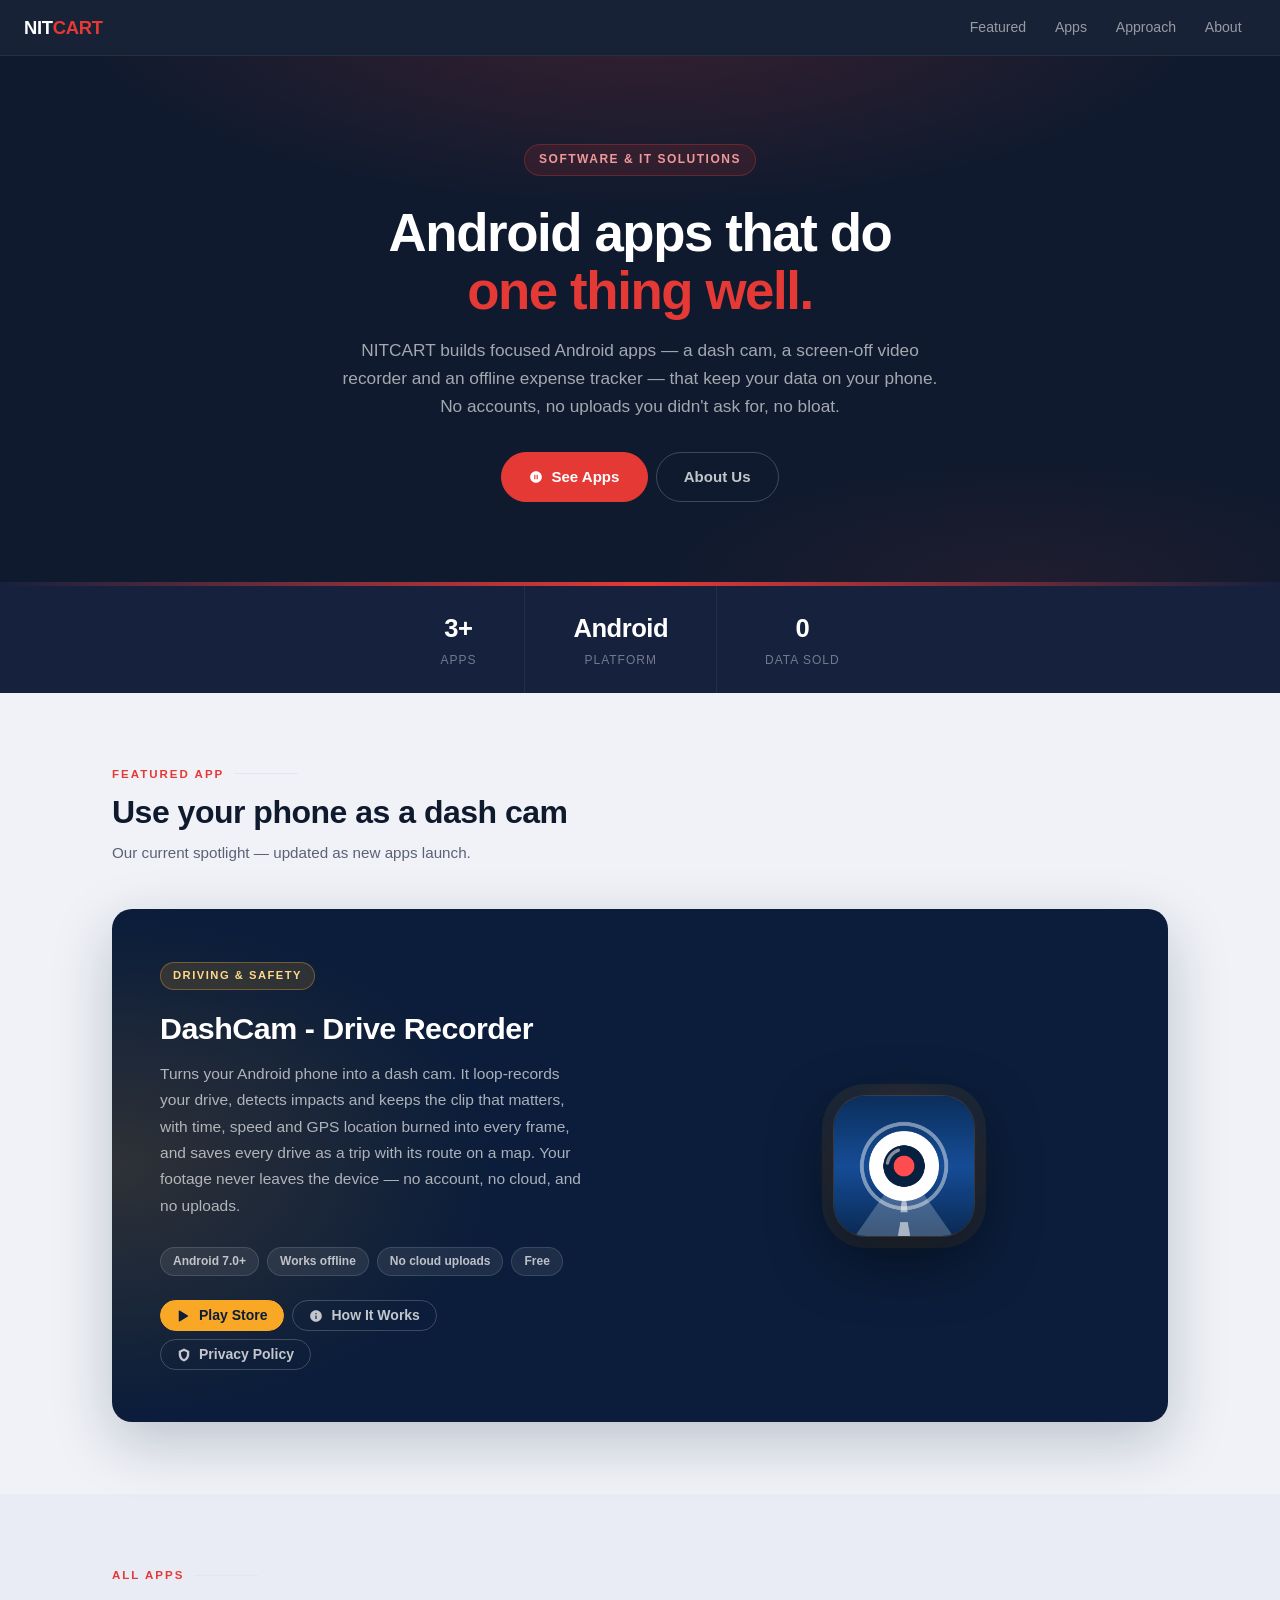
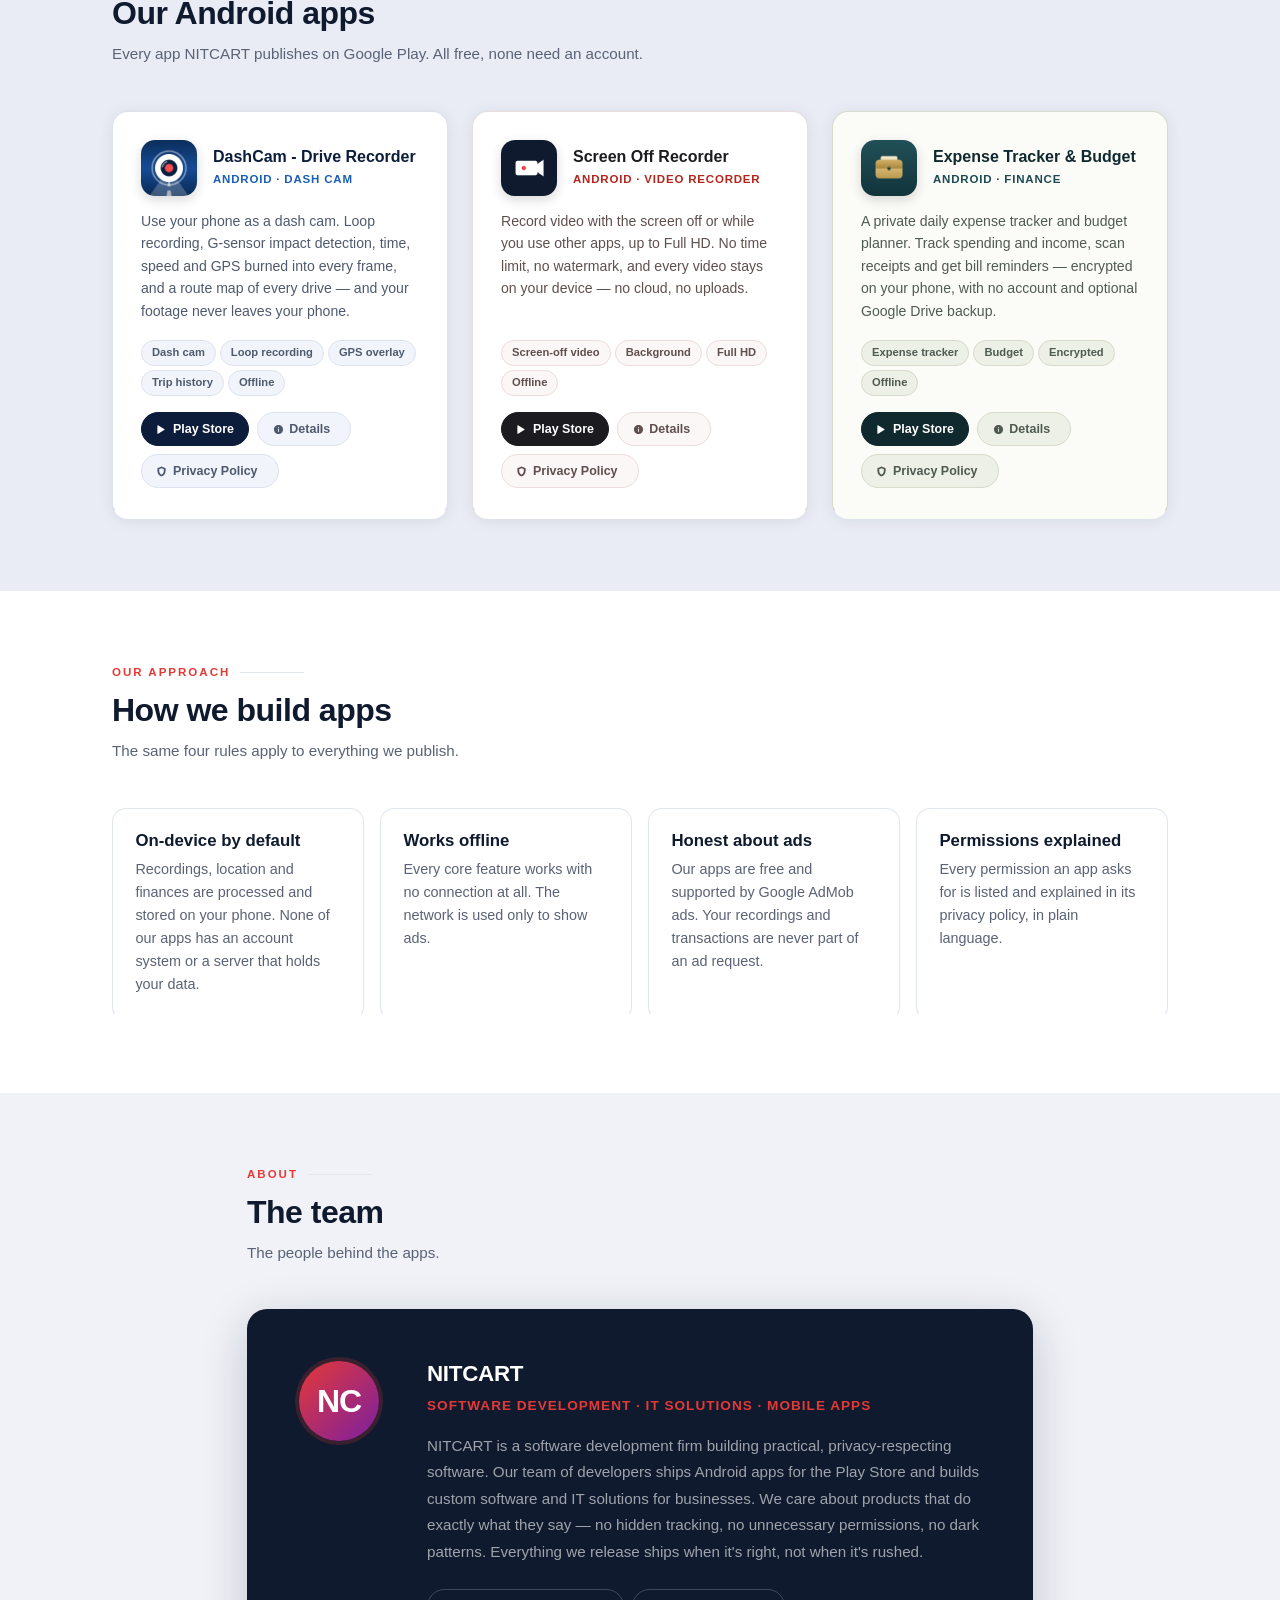
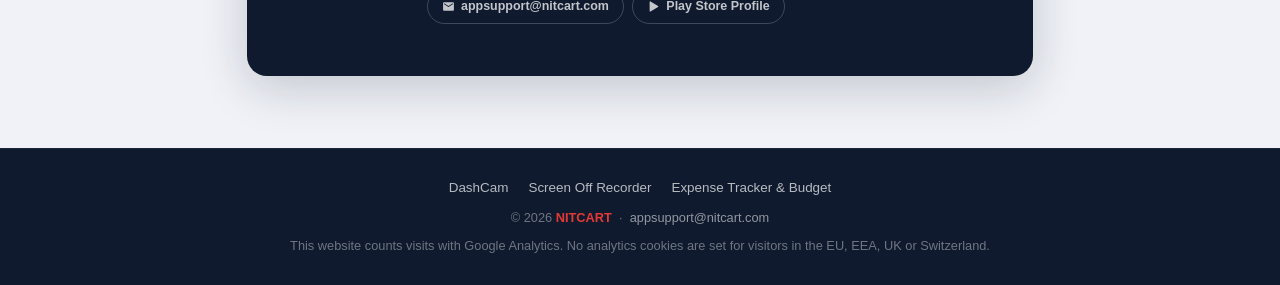
<file: index.html>
<!DOCTYPE html>
<html lang="en">

<head>
  <meta charset="UTF-8" />
  <meta name="viewport" content="width=device-width, initial-scale=1.0" />
  <script src="assets/tag-manager.js"></script>
  <title>NITCART — Private Android Apps: Dash Cam, Screen Off Recorder &amp; Expense Tracker</title>
  <meta name="description" content="Privacy-first Android apps by NITCART: DashCam (use your phone as a dash cam), Screen Off Recorder (record video with the screen off) and an offline Expense Tracker." />
  <meta name="robots" content="index, follow, max-image-preview:large, max-snippet:-1, max-video-preview:-1" />
  <link rel="canonical" href="https://apps.nitcart.com/" />
  <meta name="theme-color" content="#0f1a2e" />
  <link rel="icon" href="/favicon.svg" type="image/svg+xml" />
  <link rel="icon" href="/favicon.ico" sizes="48x48" />
  <link rel="apple-touch-icon" href="/apple-touch-icon.png" />

  <meta property="og:type" content="website" />
  <meta property="og:site_name" content="NITCART Apps" />
  <meta property="og:locale" content="en_US" />
  <meta property="og:title" content="NITCART — Android Apps That Do One Thing Well" />
  <meta property="og:description" content="A dash cam, a screen-off video recorder and an offline expense tracker for Android. No accounts, and your data stays on your phone." />
  <meta property="og:url" content="https://apps.nitcart.com/" />
  <meta property="og:image" content="https://apps.nitcart.com/assets/og/home.png" />
  <meta property="og:image:width" content="1200" />
  <meta property="og:image:height" content="630" />
  <meta property="og:image:alt" content="NITCART: Android apps that do one thing well" />
  <meta name="twitter:card" content="summary_large_image" />
  <meta name="twitter:title" content="NITCART — Android Apps That Do One Thing Well" />
  <meta name="twitter:description" content="A dash cam, a screen-off video recorder and an offline expense tracker for Android. No accounts, and your data stays on your phone." />
  <meta name="twitter:image" content="https://apps.nitcart.com/assets/og/home.png" />
  <meta name="twitter:image:alt" content="NITCART: Android apps that do one thing well" />

  <link rel="preconnect" href="https://cdn.jsdelivr.net" crossorigin />
  <link rel="stylesheet" href="https://cdn.jsdelivr.net/npm/bootstrap@5.3.8/dist/css/bootstrap.min.css" integrity="sha384-sRIl4kxILFvY47J16cr9ZwB07vP4J8+LH7qKQnuqkuIAvNWLzeN8tE5YBujZqJLB" crossorigin="anonymous" />
  <link rel="stylesheet" href="assets/nitcart.css" />
</head>

<body>

  <!-- NAV -->
  <nav class="navbar navbar-expand-md sticky-top site-nav" data-bs-theme="dark">
    <div class="container-fluid px-3 px-lg-4">
      <a href="/" class="navbar-brand">NIT<span>CART</span></a>
      <button class="navbar-toggler" type="button" data-bs-toggle="collapse" data-bs-target="#nav-menu" aria-controls="nav-menu" aria-expanded="false" aria-label="Toggle navigation">
        <span class="navbar-toggler-icon"></span>
      </button>
      <div class="collapse navbar-collapse" id="nav-menu">
        <ul class="navbar-nav ms-auto">
          <li class="nav-item"><a class="nav-link" href="#featured">Featured</a></li>
          <li class="nav-item"><a class="nav-link" href="#apps">Apps</a></li>
          <li class="nav-item"><a class="nav-link" href="#approach">Approach</a></li>
          <li class="nav-item"><a class="nav-link" href="#about">About</a></li>
        </ul>
      </div>
    </div>
  </nav>

  <main>

  <!-- HERO -->
  <section class="hero">
    <div class="container">
      <div class="hero-badge">Software &amp; IT Solutions</div>
      <h1 class="hero-title">Android apps that do<br /><span>one thing well.</span></h1>
      <p class="hero-lead">
        NITCART builds focused Android apps — a dash cam, a screen-off video recorder and an
        offline expense tracker — that keep your data on your phone. No accounts, no uploads
        you didn't ask for, no bloat.
      </p>
      <div class="d-grid gap-2 d-sm-flex justify-content-sm-center">
        <a href="#apps" class="btn btn-accent btn-cta rounded-pill">
          <svg width="14" height="14" viewBox="0 0 24 24" fill="currentColor" aria-hidden="true"><path d="M12 2C6.48 2 2 6.48 2 12s4.48 10 10 10 10-4.48 10-10S17.52 2 12 2zm-1 14H9V8h2v8zm4 0h-2V8h2v8z"/></svg>
          See Apps
        </a>
        <a href="#about" class="btn btn-ghost btn-cta rounded-pill">About Us</a>
      </div>
    </div>
  </section>

  <div class="accent-bar"></div>

  <!-- STATS -->
  <div class="stats">
    <div class="container">
      <div class="row g-0 justify-content-center">
        <div class="col-4 col-md-auto stat">
          <div class="stat-value">3+</div>
          <div class="stat-label">Apps</div>
        </div>
        <div class="col-4 col-md-auto stat">
          <div class="stat-value">Android</div>
          <div class="stat-label">Platform</div>
        </div>
        <div class="col-4 col-md-auto stat">
          <div class="stat-value">0</div>
          <div class="stat-label">Data Sold</div>
        </div>
      </div>
    </div>
  </div>

  <!-- FEATURED -->
  <section id="featured" class="section">
    <div class="container">
      <div class="section-label">Featured App</div>
      <h2 class="section-title">Use your phone as a dash cam</h2>
      <p class="section-sub">Our current spotlight — updated as new apps launch.</p>

      <div class="featured-card theme-dashcam">
        <div class="row g-0 align-items-center">
          <div class="col-md-6">
            <div class="featured-body">
              <div class="featured-tag">Driving &amp; Safety</div>
              <h3 class="featured-app-name">DashCam - Drive Recorder</h3>
              <p class="featured-desc">
                Turns your Android phone into a dash cam. It loop-records your drive, detects
                impacts and keeps the clip that matters, with time, speed and GPS location burned
                into every frame, and saves every drive as a trip with its route on a map. Your
                footage never leaves the device — no account, no cloud, and no uploads.
              </p>
              <div class="d-flex flex-wrap gap-2 mb-4">
                <span class="pill">Android 7.0+</span>
                <span class="pill">Works offline</span>
                <span class="pill">No cloud uploads</span>
                <span class="pill">Free</span>
              </div>
              <div class="d-flex flex-wrap gap-2">
                <a href="https://play.google.com/store/apps/details?id=com.nitcart.dashcam" target="_blank" rel="noopener" class="btn btn-accent btn-sm rounded-pill px-3">
                  <svg width="14" height="14" viewBox="0 0 24 24" fill="currentColor" aria-hidden="true"><path d="M3 20.5v-17c0-.83.94-1.3 1.6-.8l14 8.5c.6.37.6 1.23 0 1.6l-14 8.5c-.66.5-1.6.03-1.6-.8z"/></svg>
                  Play Store
                </a>
                <a href="dashcam/" class="btn btn-ghost btn-sm rounded-pill px-3">
                  <svg width="14" height="14" viewBox="0 0 24 24" fill="currentColor" aria-hidden="true"><path d="M12 2C6.48 2 2 6.48 2 12s4.48 10 10 10 10-4.48 10-10S17.52 2 12 2zm1 15h-2v-6h2v6zm0-8h-2V7h2v2z"/></svg>
                  How It Works
                </a>
                <a href="dashcam/privacy-policy.html" class="btn btn-ghost btn-sm rounded-pill px-3">
                  <svg width="14" height="14" viewBox="0 0 24 24" fill="currentColor" aria-hidden="true"><path d="M12 1L3 5v6c0 5.55 3.84 10.74 9 12 5.16-1.26 9-6.45 9-12V5l-9-4zm0 4l5 2.18V11c0 3.46-2.38 6.7-5 7.93C9.38 17.7 7 14.46 7 11V7.18L12 5z"/></svg>
                  Privacy Policy
                </a>
              </div>
            </div>
          </div>
          <div class="col-md-6">
            <div class="featured-visual">
              <div class="app-icon-wrap">
                <img class="app-icon" src="dashcam/playstore/icon-512.png" width="140" height="140" alt="DashCam - Drive Recorder app icon" />
              </div>
            </div>
          </div>
        </div>
      </div>
    </div>
  </section>

  <!-- ALL APPS -->
  <section id="apps" class="section bg-shelf">
    <div class="container">
      <div class="section-label">All Apps</div>
      <h2 class="section-title">Our Android apps</h2>
      <p class="section-sub">Every app NITCART publishes on Google Play. All free, none need an account.</p>

      <div class="row row-cols-1 row-cols-md-2 row-cols-lg-3 g-4">

        <!-- DashCam -->
        <div class="col">
          <article class="app-card h-100 theme-dashcam">
            <a class="app-card-header" href="dashcam/">
              <img class="app-card-icon" src="dashcam/playstore/icon-512.png" width="56" height="56" loading="lazy" alt="DashCam icon" />
              <div>
                <h3 class="app-card-name mb-0">DashCam - Drive Recorder</h3>
                <div class="app-card-platform">Android · Dash cam</div>
              </div>
            </a>
            <p class="app-card-desc">
              Use your phone as a dash cam. Loop recording, G-sensor impact detection, time, speed
              and GPS burned into every frame, and a route map of every drive — and your footage
              never leaves your phone.
            </p>
            <div class="d-flex flex-wrap gap-1 mb-3">
              <span class="tag">Dash cam</span>
              <span class="tag">Loop recording</span>
              <span class="tag">GPS overlay</span>
              <span class="tag">Trip history</span>
              <span class="tag">Offline</span>
            </div>
            <div class="d-flex flex-wrap gap-2">
              <a href="https://play.google.com/store/apps/details?id=com.nitcart.dashcam" target="_blank" rel="noopener" class="btn btn-navy btn-chip rounded-pill">
                <svg width="11" height="11" viewBox="0 0 24 24" fill="currentColor" aria-hidden="true"><path d="M3 20.5v-17c0-.83.94-1.3 1.6-.8l14 8.5c.6.37.6 1.23 0 1.6l-14 8.5c-.66.5-1.6.03-1.6-.8z"/></svg>
                Play Store
              </a>
              <a href="dashcam/" class="btn btn-soft btn-chip rounded-pill">
                <svg width="11" height="11" viewBox="0 0 24 24" fill="currentColor" aria-hidden="true"><path d="M12 2C6.48 2 2 6.48 2 12s4.48 10 10 10 10-4.48 10-10S17.52 2 12 2zm1 15h-2v-6h2v6zm0-8h-2V7h2v2z"/></svg>
                Details<span class="visually-hidden"> about DashCam</span>
              </a>
              <a href="dashcam/privacy-policy.html" class="btn btn-soft btn-chip rounded-pill">
                <svg width="11" height="11" viewBox="0 0 24 24" fill="currentColor" aria-hidden="true"><path d="M12 1L3 5v6c0 5.55 3.84 10.74 9 12 5.16-1.26 9-6.45 9-12V5l-9-4zm0 4l5 2.18V11c0 3.46-2.38 6.7-5 7.93C9.38 17.7 7 14.46 7 11V7.18L12 5z"/></svg>
                Privacy Policy<span class="visually-hidden"> for DashCam</span>
              </a>
            </div>
          </article>
        </div>

        <!-- Screen Off Recorder -->
        <div class="col">
          <article class="app-card h-100 theme-screen-off-recorder">
            <a class="app-card-header" href="screen-off-recorder/">
              <img class="app-card-icon" src="screen-off-recorder/playstore/icon-512.png" width="56" height="56" loading="lazy" alt="Screen Off Recorder icon" />
              <div>
                <h3 class="app-card-name mb-0">Screen Off Recorder</h3>
                <div class="app-card-platform">Android · Video recorder</div>
              </div>
            </a>
            <p class="app-card-desc">
              Record video with the screen off or while you use other apps, up to Full HD. No time
              limit, no watermark, and every video stays on your device — no cloud, no uploads.
            </p>
            <div class="d-flex flex-wrap gap-1 mb-3">
              <span class="tag">Screen-off video</span>
              <span class="tag">Background</span>
              <span class="tag">Full HD</span>
              <span class="tag">Offline</span>
            </div>
            <div class="d-flex flex-wrap gap-2">
              <a href="https://play.google.com/store/apps/details?id=com.nitcart.screenoffrecorder" target="_blank" rel="noopener" class="btn btn-navy btn-chip rounded-pill">
                <svg width="11" height="11" viewBox="0 0 24 24" fill="currentColor" aria-hidden="true"><path d="M3 20.5v-17c0-.83.94-1.3 1.6-.8l14 8.5c.6.37.6 1.23 0 1.6l-14 8.5c-.66.5-1.6.03-1.6-.8z"/></svg>
                Play Store
              </a>
              <a href="screen-off-recorder/" class="btn btn-soft btn-chip rounded-pill">
                <svg width="11" height="11" viewBox="0 0 24 24" fill="currentColor" aria-hidden="true"><path d="M12 2C6.48 2 2 6.48 2 12s4.48 10 10 10 10-4.48 10-10S17.52 2 12 2zm1 15h-2v-6h2v6zm0-8h-2V7h2v2z"/></svg>
                Details<span class="visually-hidden"> about Screen Off Recorder</span>
              </a>
              <a href="screen-off-recorder/privacy-policy.html" class="btn btn-soft btn-chip rounded-pill">
                <svg width="11" height="11" viewBox="0 0 24 24" fill="currentColor" aria-hidden="true"><path d="M12 1L3 5v6c0 5.55 3.84 10.74 9 12 5.16-1.26 9-6.45 9-12V5l-9-4zm0 4l5 2.18V11c0 3.46-2.38 6.7-5 7.93C9.38 17.7 7 14.46 7 11V7.18L12 5z"/></svg>
                Privacy Policy<span class="visually-hidden"> for Screen Off Recorder</span>
              </a>
            </div>
          </article>
        </div>

        <!-- Expense Tracker -->
        <div class="col">
          <article class="app-card h-100 theme-expense-tracker">
            <a class="app-card-header" href="expense-tracker/">
              <img class="app-card-icon" src="expense-tracker/playstore/icon-512.png" width="56" height="56" loading="lazy" alt="Expense Tracker &amp; Budget icon" />
              <div>
                <h3 class="app-card-name mb-0">Expense Tracker &amp; Budget</h3>
                <div class="app-card-platform">Android · Finance</div>
              </div>
            </a>
            <p class="app-card-desc">
              A private daily expense tracker and budget planner. Track spending and income, scan
              receipts and get bill reminders — encrypted on your phone, with no account and optional Google Drive backup.
            </p>
            <div class="d-flex flex-wrap gap-1 mb-3">
              <span class="tag">Expense tracker</span>
              <span class="tag">Budget</span>
              <span class="tag">Encrypted</span>
              <span class="tag">Offline</span>
            </div>
            <div class="d-flex flex-wrap gap-2">
              <a href="https://play.google.com/store/apps/details?id=com.nitcart.expensetracker" target="_blank" rel="noopener" class="btn btn-navy btn-chip rounded-pill">
                <svg width="11" height="11" viewBox="0 0 24 24" fill="currentColor" aria-hidden="true"><path d="M3 20.5v-17c0-.83.94-1.3 1.6-.8l14 8.5c.6.37.6 1.23 0 1.6l-14 8.5c-.66.5-1.6.03-1.6-.8z"/></svg>
                Play Store
              </a>
              <a href="expense-tracker/" class="btn btn-soft btn-chip rounded-pill">
                <svg width="11" height="11" viewBox="0 0 24 24" fill="currentColor" aria-hidden="true"><path d="M12 2C6.48 2 2 6.48 2 12s4.48 10 10 10 10-4.48 10-10S17.52 2 12 2zm1 15h-2v-6h2v6zm0-8h-2V7h2v2z"/></svg>
                Details<span class="visually-hidden"> about Expense Tracker &amp; Budget</span>
              </a>
              <a href="expense-tracker/privacy-policy.html" class="btn btn-soft btn-chip rounded-pill">
                <svg width="11" height="11" viewBox="0 0 24 24" fill="currentColor" aria-hidden="true"><path d="M12 1L3 5v6c0 5.55 3.84 10.74 9 12 5.16-1.26 9-6.45 9-12V5l-9-4zm0 4l5 2.18V11c0 3.46-2.38 6.7-5 7.93C9.38 17.7 7 14.46 7 11V7.18L12 5z"/></svg>
                Privacy Policy<span class="visually-hidden"> for Expense Tracker &amp; Budget</span>
              </a>
            </div>
          </article>
        </div>

      </div>
    </div>
  </section>

  <!-- APPROACH -->
  <section id="approach" class="section bg-white">
    <div class="container">
      <div class="section-label">Our Approach</div>
      <h2 class="section-title">How we build apps</h2>
      <p class="section-sub">The same four rules apply to everything we publish.</p>

      <div class="row row-cols-1 row-cols-sm-2 row-cols-lg-4 g-3">
        <div class="col">
          <div class="feature h-100">
            <h3>On-device by default</h3>
            <p>Recordings, location and finances are processed and stored on your phone. None of our apps has an account system or a server that holds your data.</p>
          </div>
        </div>
        <div class="col">
          <div class="feature h-100">
            <h3>Works offline</h3>
            <p>Every core feature works with no connection at all. The network is used only to show ads.</p>
          </div>
        </div>
        <div class="col">
          <div class="feature h-100">
            <h3>Honest about ads</h3>
            <p>Our apps are free and supported by Google AdMob ads. Your recordings and transactions are never part of an ad request.</p>
          </div>
        </div>
        <div class="col">
          <div class="feature h-100">
            <h3>Permissions explained</h3>
            <p>Every permission an app asks for is listed and explained in its privacy policy, in plain language.</p>
          </div>
        </div>
      </div>
    </div>
  </section>

  <!-- ABOUT -->
  <section id="about" class="section">
    <div class="container">
      <div class="row justify-content-center">
        <div class="col-lg-9">
          <div class="section-label">About</div>
          <h2 class="section-title">The team</h2>
          <p class="section-sub">The people behind the apps.</p>

          <div class="about-card">
            <div class="row g-4 g-md-5">
              <div class="col-md-auto">
                <div class="about-avatar" aria-hidden="true">NC</div>
              </div>
              <div class="col-md">
                <h3 class="about-name">NITCART</h3>
                <div class="about-role">Software Development · IT Solutions · Mobile Apps</div>
                <p class="about-bio">
                  NITCART is a software development firm building practical, privacy-respecting
                  software. Our team of developers ships Android apps for the Play Store and builds
                  custom software and IT solutions for businesses. We care about products that do
                  exactly what they say — no hidden tracking, no unnecessary permissions, no dark
                  patterns. Everything we release ships when it's right, not when it's rushed.
                </p>
                <div class="d-flex flex-wrap gap-2">
                  <a href="mailto:appsupport@nitcart.com" class="btn btn-ghost btn-chip rounded-pill">
                    <svg width="13" height="13" viewBox="0 0 24 24" fill="currentColor" aria-hidden="true"><path d="M20 4H4c-1.1 0-2 .9-2 2v12c0 1.1.9 2 2 2h16c1.1 0 2-.9 2-2V6c0-1.1-.9-2-2-2zm0 4l-8 5-8-5V6l8 5 8-5v2z"/></svg>
                    appsupport@nitcart.com
                  </a>
                  <a href="https://play.google.com/store/apps/developer?id=NITCART" target="_blank" rel="noopener" class="btn btn-ghost btn-chip rounded-pill">
                    <svg width="13" height="13" viewBox="0 0 24 24" fill="currentColor" aria-hidden="true"><path d="M3 20.5v-17c0-.83.94-1.3 1.6-.8l14 8.5c.6.37.6 1.23 0 1.6l-14 8.5c-.66.5-1.6.03-1.6-.8z"/></svg>
                    Play Store Profile
                  </a>
                </div>
              </div>
            </div>
          </div>
        </div>
      </div>
    </div>
  </section>

  </main>

  <!-- FOOTER -->
  <footer class="site-footer">
    <div class="container">
      <nav class="footer-links" aria-label="NITCART apps">
        <a href="/dashcam/">DashCam</a>
        <a href="/screen-off-recorder/">Screen Off Recorder</a>
        <a href="/expense-tracker/">Expense Tracker &amp; Budget</a>
      </nav>
      <p>&copy; 2026 <span class="brand">NITCART</span> &nbsp;·&nbsp; <a href="mailto:appsupport@nitcart.com">appsupport@nitcart.com</a></p>
      <p class="footer-note">This website counts visits with Google Analytics. No analytics cookies are set for visitors in the EU, EEA, UK or Switzerland.</p>
    </div>
  </footer>

  <script type="application/ld+json">
  {
    "@context": "https://schema.org",
    "@graph": [
      {
        "@type": "Organization",
        "@id": "https://apps.nitcart.com/#organization",
        "name": "NITCART",
        "url": "https://apps.nitcart.com/",
        "logo": { "@type": "ImageObject", "url": "https://apps.nitcart.com/assets/nitcart-logo.png", "width": 512, "height": 512 },
        "description": "NITCART is a software development firm that builds privacy-first Android apps and custom software and IT solutions for businesses.",
        "email": "appsupport@nitcart.com",
        "contactPoint": { "@type": "ContactPoint", "contactType": "customer support", "email": "appsupport@nitcart.com", "availableLanguage": "English" },
        "sameAs": ["https://play.google.com/store/apps/developer?id=NITCART"]
      },
      {
        "@type": "WebSite",
        "@id": "https://apps.nitcart.com/#website",
        "url": "https://apps.nitcart.com/",
        "name": "NITCART Apps",
        "description": "Privacy-first Android apps by NITCART: DashCam, Screen Off Recorder and Expense Tracker & Budget.",
        "inLanguage": "en",
        "publisher": { "@id": "https://apps.nitcart.com/#organization" }
      },
      {
        "@type": "CollectionPage",
        "@id": "https://apps.nitcart.com/#webpage",
        "url": "https://apps.nitcart.com/",
        "name": "NITCART — Private Android Apps: Dash Cam, Screen Off Recorder & Expense Tracker",
        "description": "NITCART makes focused, privacy-first Android apps: DashCam turns your phone into a dash cam, Screen Off Recorder records video with the screen off, and Expense Tracker & Budget keeps your finances offline.",
        "inLanguage": "en",
        "isPartOf": { "@id": "https://apps.nitcart.com/#website" },
        "about": { "@id": "https://apps.nitcart.com/#organization" },
        "primaryImageOfPage": "https://apps.nitcart.com/assets/og/home.png",
        "dateModified": "2026-09-23",
        "mainEntity": { "@id": "https://apps.nitcart.com/#apps" }
      },
      {
        "@type": "ItemList",
        "@id": "https://apps.nitcart.com/#apps",
        "name": "Android apps by NITCART",
        "numberOfItems": 3,
        "itemListElement": [
          {
            "@type": "ListItem",
            "position": 1,
            "item": {
              "@type": "MobileApplication",
              "@id": "https://apps.nitcart.com/dashcam/#app",
              "name": "DashCam - Drive Recorder",
              "url": "https://apps.nitcart.com/dashcam/",
              "description": "Turns an Android phone into a dash cam with loop recording, impact detection and speed and GPS burned into the video.",
              "operatingSystem": "Android 7.0 or later",
              "applicationCategory": "UtilitiesApplication",
              "installUrl": "https://play.google.com/store/apps/details?id=com.nitcart.dashcam",
              "offers": { "@type": "Offer", "price": "0", "priceCurrency": "USD" },
              "publisher": { "@id": "https://apps.nitcart.com/#organization" }
            }
          },
          {
            "@type": "ListItem",
            "position": 2,
            "item": {
              "@type": "MobileApplication",
              "@id": "https://apps.nitcart.com/screen-off-recorder/#app",
              "name": "Screen Off Recorder",
              "url": "https://apps.nitcart.com/screen-off-recorder/",
              "description": "Records video on Android with the screen off or in the background, up to Full HD, with no time limit and no watermark.",
              "operatingSystem": "Android 6.0 or later",
              "applicationCategory": "MultimediaApplication",
              "installUrl": "https://play.google.com/store/apps/details?id=com.nitcart.screenoffrecorder",
              "offers": { "@type": "Offer", "price": "0", "priceCurrency": "USD" },
              "publisher": { "@id": "https://apps.nitcart.com/#organization" }
            }
          },
          {
            "@type": "ListItem",
            "position": 3,
            "item": {
              "@type": "MobileApplication",
              "@id": "https://apps.nitcart.com/expense-tracker/#app",
              "name": "Expense Tracker & Budget",
              "url": "https://apps.nitcart.com/expense-tracker/",
              "description": "A private, offline expense tracker and budget planner for Android. Data is stored encrypted on the phone with no account, with optional encrypted backup to the user's own Google Drive.",
              "operatingSystem": "Android 8.0 or later",
              "applicationCategory": "FinanceApplication",
              "installUrl": "https://play.google.com/store/apps/details?id=com.nitcart.expensetracker",
              "offers": { "@type": "Offer", "price": "0", "priceCurrency": "USD" },
              "publisher": { "@id": "https://apps.nitcart.com/#organization" }
            }
          }
        ]
      }
    ]
  }
  </script>

  <script src="https://cdn.jsdelivr.net/npm/bootstrap@5.3.8/dist/js/bootstrap.bundle.min.js" integrity="sha384-FKyoEForCGlyvwx9Hj09JcYn3nv7wiPVlz7YYwJrWVcXK/BmnVDxM+D2scQbITxI" crossorigin="anonymous"></script>
  <script>
    // Close the collapsed mobile menu after a link is tapped.
    document.querySelectorAll(".site-nav .nav-link").forEach(function (link) {
      link.addEventListener("click", function () {
        var menu = document.getElementById("nav-menu");
        if (menu.classList.contains("show")) bootstrap.Collapse.getOrCreateInstance(menu).hide();
      });
    });
  </script>

</body>

</html>
</file>
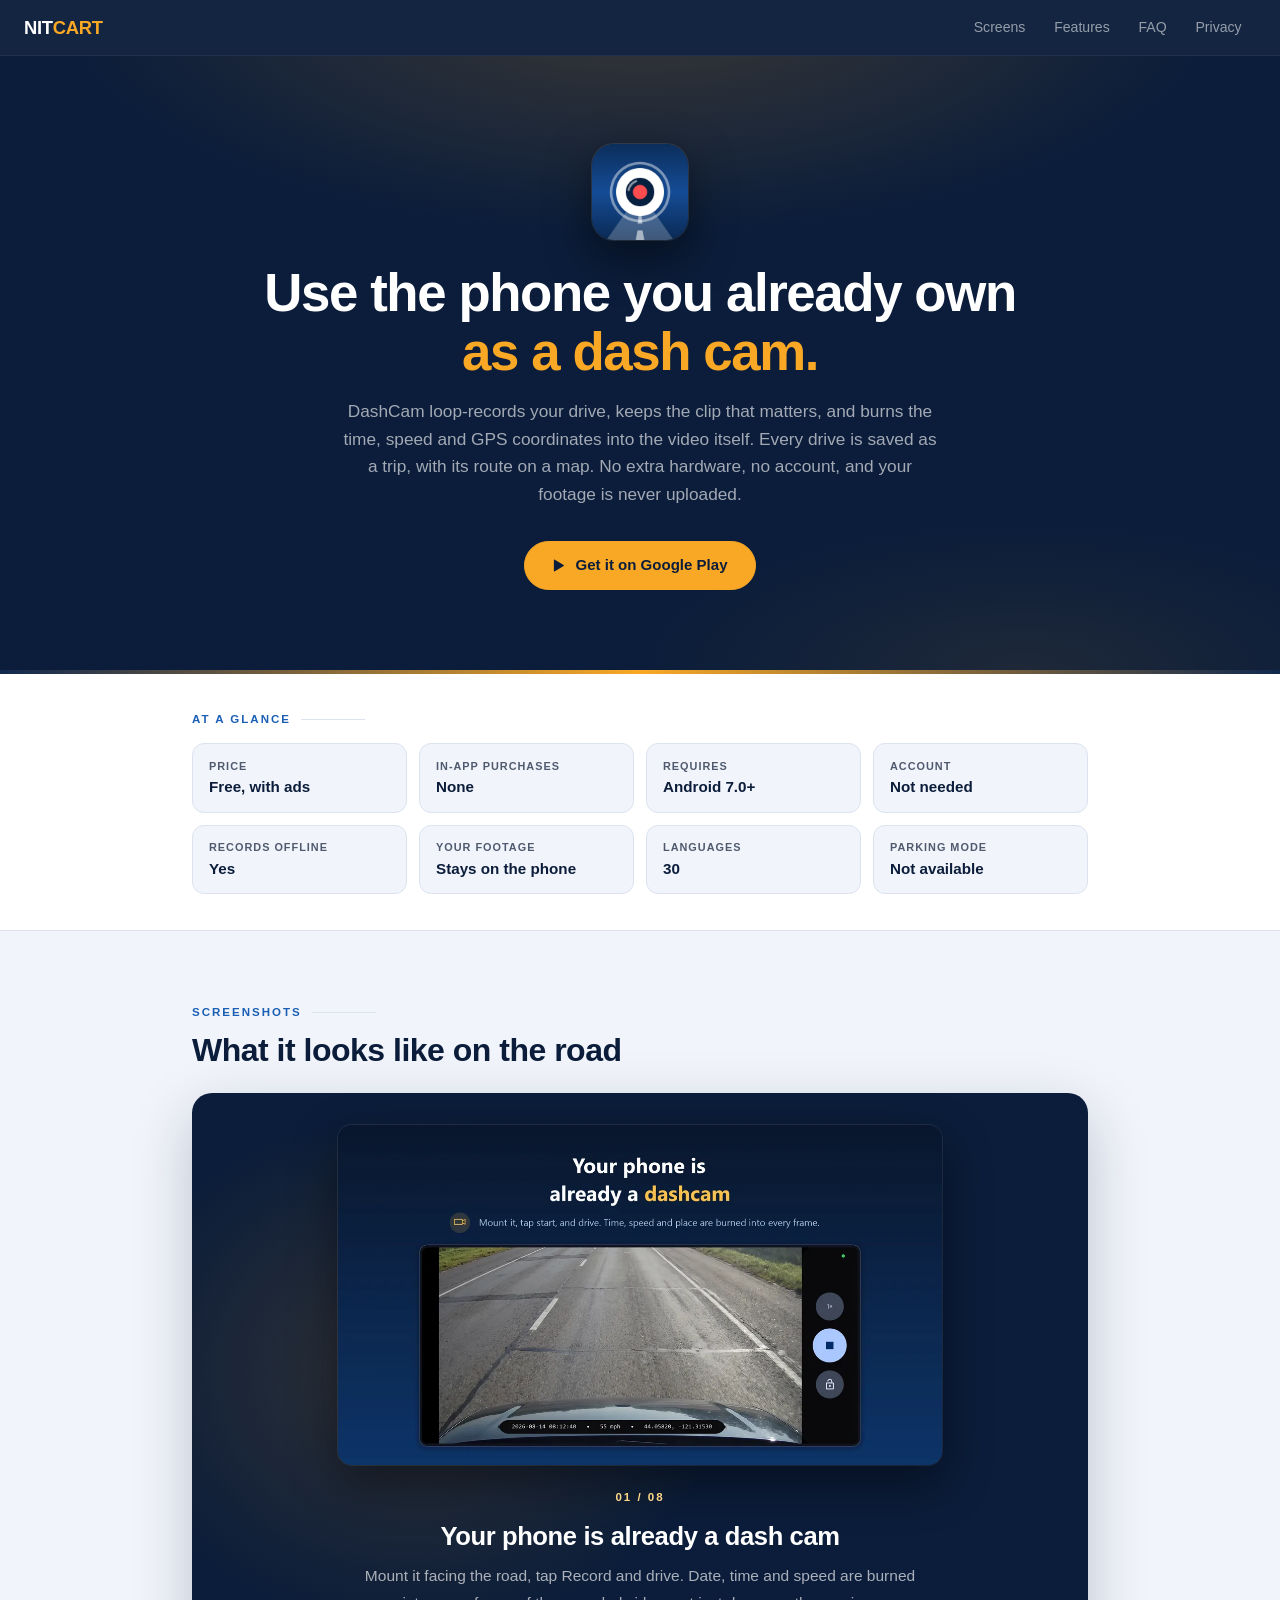
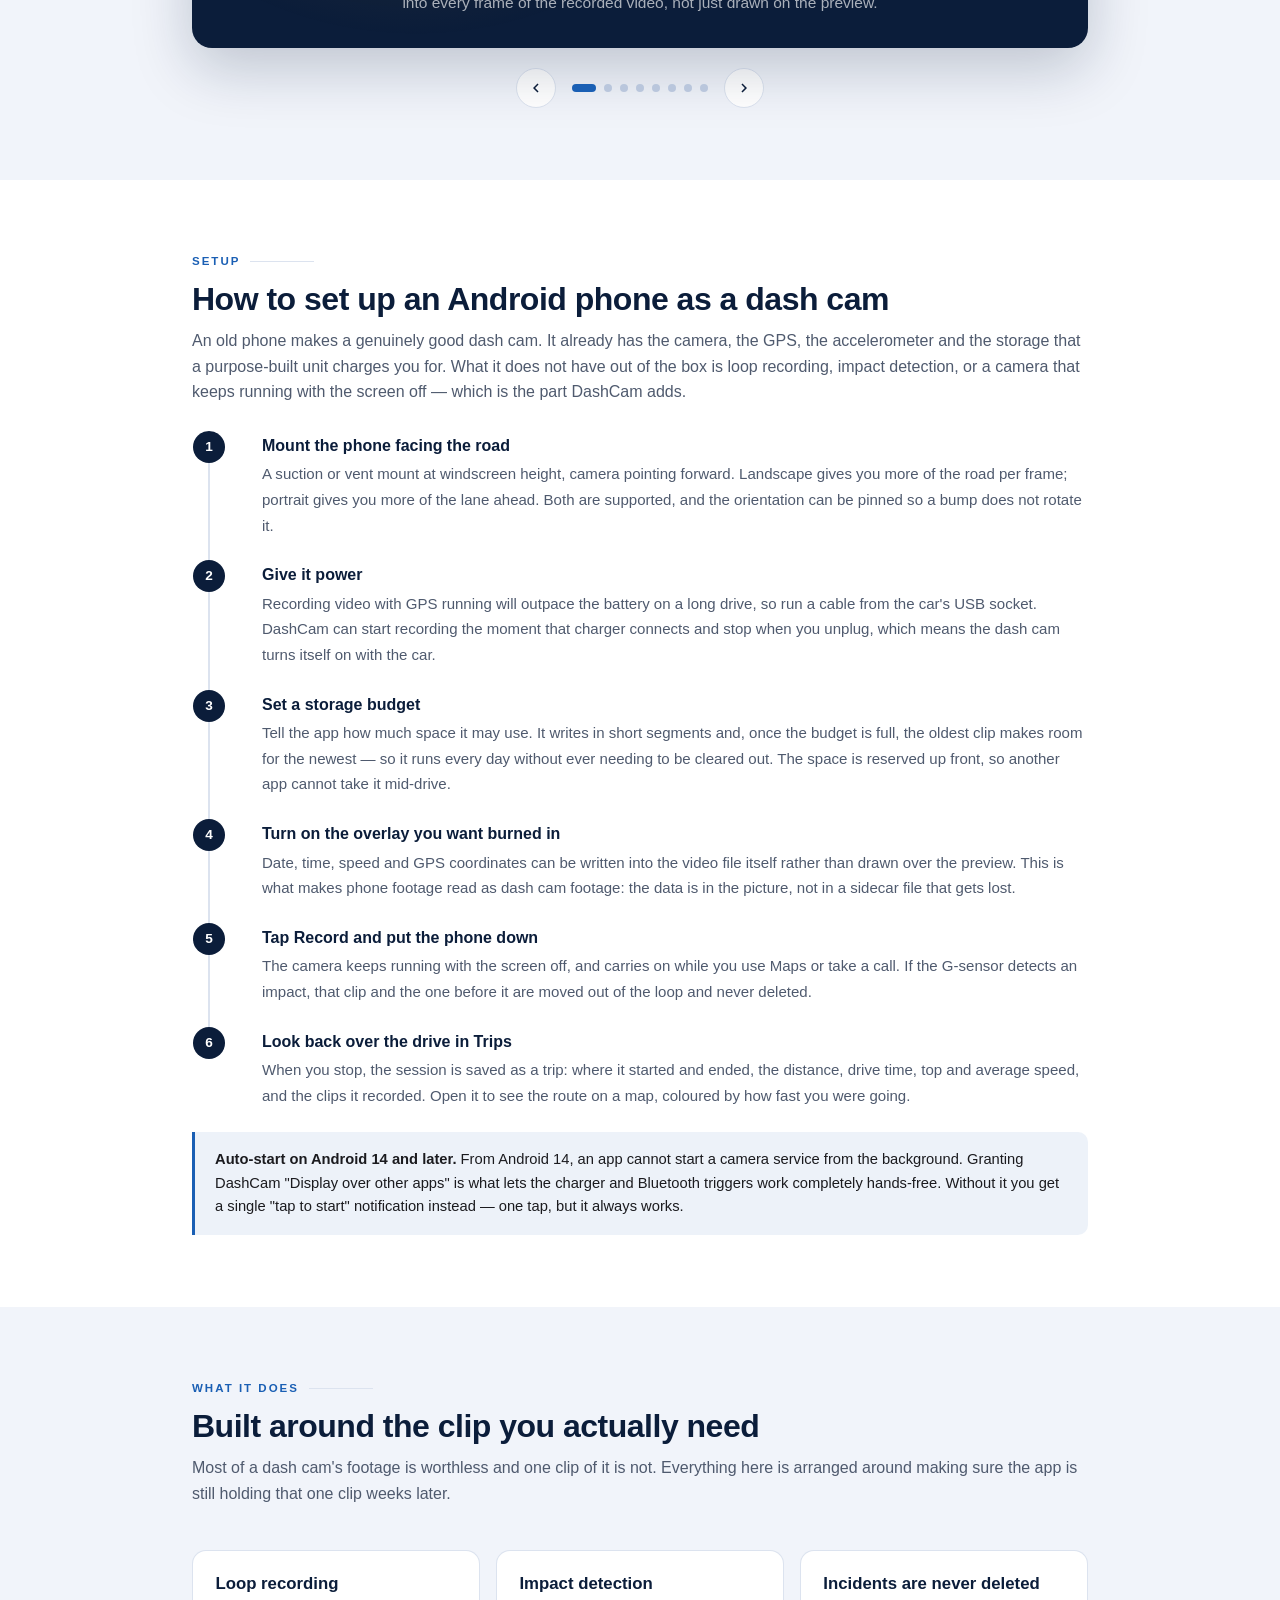
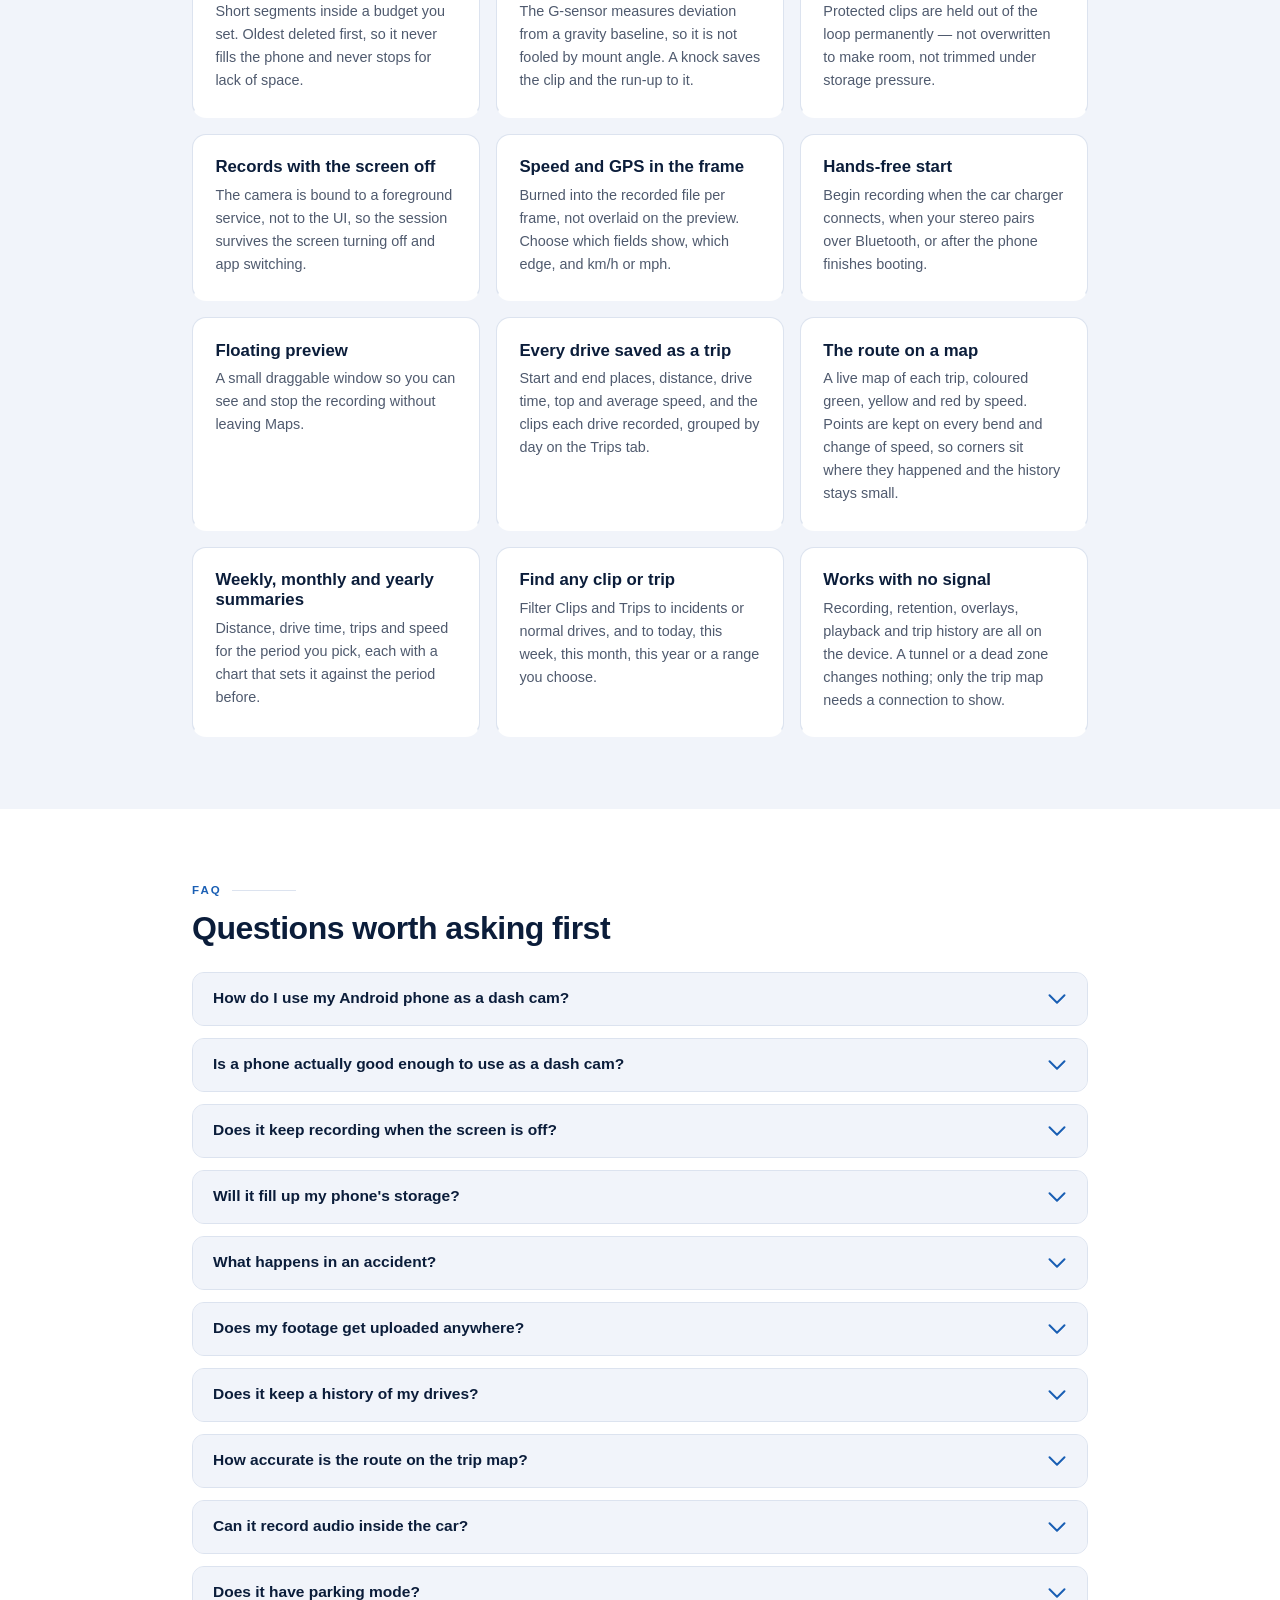
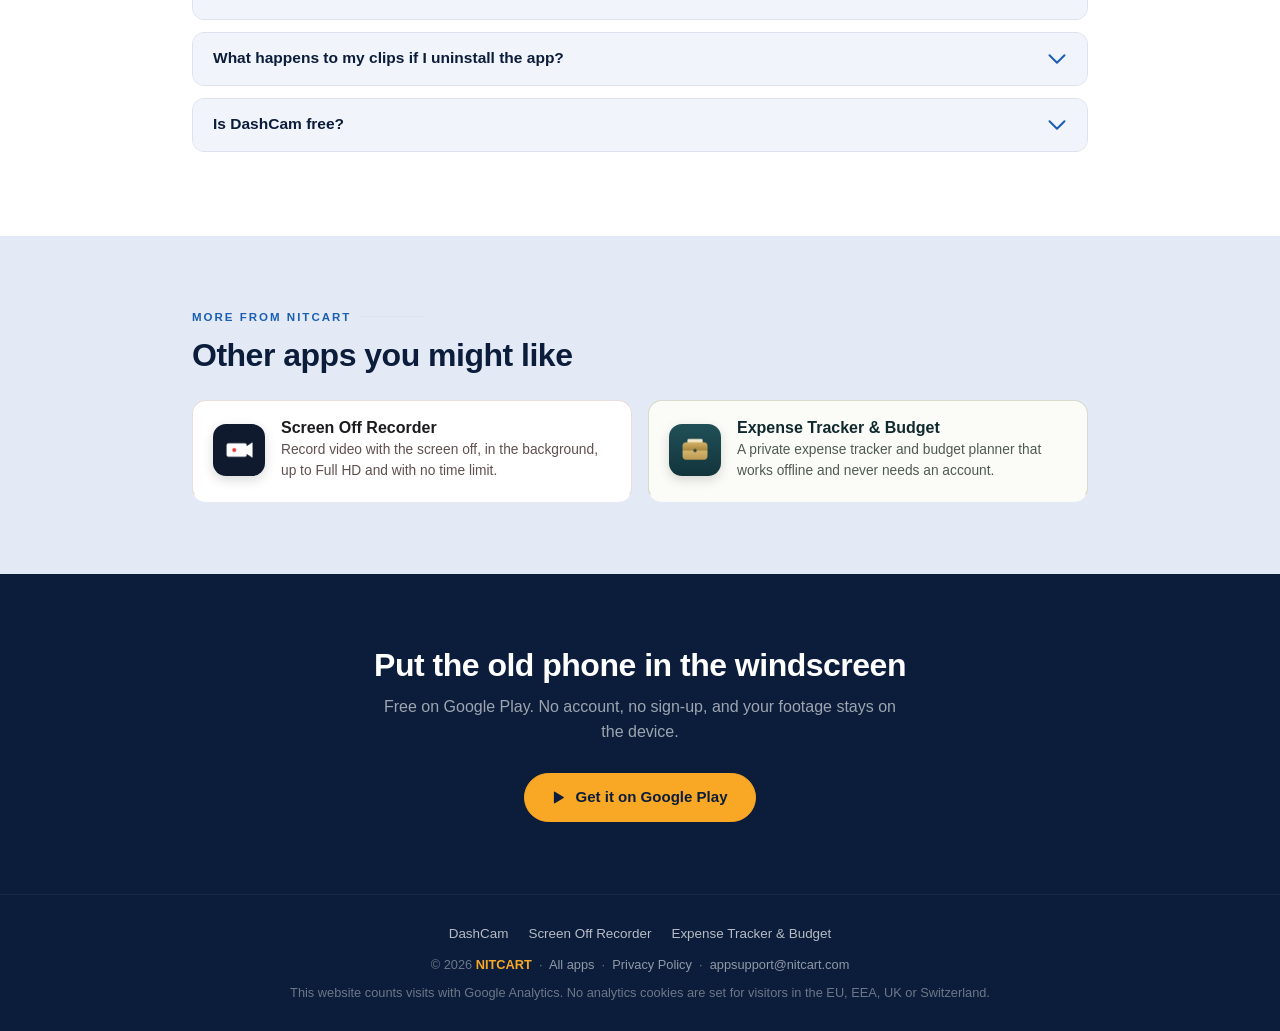
<file: dashcam/index.html>
<!DOCTYPE html>
<html lang="en" class="theme-dashcam">

<head>
  <meta charset="UTF-8" />
  <meta name="viewport" content="width=device-width, initial-scale=1.0" />
  <script src="../assets/tag-manager.js"></script>
  <title>DashCam — Dash Cam App for Android with Loop Recording &amp; GPS</title>
  <meta name="description" content="Turn your Android phone into a dash cam: loop recording with the screen off, impact detection, speed and GPS on the video, and a route map of every drive. Free, no account." />
  <meta name="robots" content="index, follow, max-image-preview:large, max-snippet:-1, max-video-preview:-1" />
  <link rel="canonical" href="https://apps.nitcart.com/dashcam/" />
  <meta name="theme-color" content="#0b1d3a" />
  <link rel="icon" href="playstore/icon-512.png" type="image/png" sizes="512x512" />
  <link rel="apple-touch-icon" href="playstore/icon-512.png" />

  <meta property="og:type" content="website" />
  <meta property="og:site_name" content="NITCART Apps" />
  <meta property="og:locale" content="en_US" />
  <meta property="og:title" content="DashCam — Use Your Android Phone as a Dash Cam" />
  <meta property="og:description" content="Loop recording, impact detection, speed &amp; GPS burned into every frame, and every drive saved with its route on a map. Free, no account, and your footage never leaves the phone." />
  <meta property="og:url" content="https://apps.nitcart.com/dashcam/" />
  <meta property="og:image" content="https://apps.nitcart.com/assets/og/dashcam.png" />
  <meta property="og:image:width" content="1200" />
  <meta property="og:image:height" content="630" />
  <meta property="og:image:alt" content="DashCam - Drive Recorder for Android by NITCART" />
  <meta name="twitter:card" content="summary_large_image" />
  <meta name="twitter:title" content="DashCam — Use Your Android Phone as a Dash Cam" />
  <meta name="twitter:description" content="Loop recording, impact detection, speed &amp; GPS burned into every frame, and every drive saved with its route on a map. Free, no account, and your footage never leaves the phone." />
  <meta name="twitter:image" content="https://apps.nitcart.com/assets/og/dashcam.png" />
  <meta name="twitter:image:alt" content="DashCam - Drive Recorder for Android by NITCART" />

  <link rel="preconnect" href="https://cdn.jsdelivr.net" crossorigin />
  <link rel="stylesheet" href="https://cdn.jsdelivr.net/npm/bootstrap@5.3.8/dist/css/bootstrap.min.css" integrity="sha384-sRIl4kxILFvY47J16cr9ZwB07vP4J8+LH7qKQnuqkuIAvNWLzeN8tE5YBujZqJLB" crossorigin="anonymous" />
  <link rel="stylesheet" href="../assets/nitcart.css" />
</head>

<body>

  <nav class="navbar navbar-expand-md sticky-top site-nav" data-bs-theme="dark">
    <div class="container-fluid px-3 px-lg-4">
      <a href="/" class="navbar-brand">NIT<span>CART</span></a>
      <button class="navbar-toggler" type="button" data-bs-toggle="collapse" data-bs-target="#nav-menu" aria-controls="nav-menu" aria-expanded="false" aria-label="Toggle navigation">
        <span class="navbar-toggler-icon"></span>
      </button>
      <div class="collapse navbar-collapse" id="nav-menu">
        <ul class="navbar-nav ms-auto">
          <li class="nav-item"><a class="nav-link" href="#screens">Screens</a></li>
          <li class="nav-item"><a class="nav-link" href="#features">Features</a></li>
          <li class="nav-item"><a class="nav-link" href="#faq">FAQ</a></li>
          <li class="nav-item"><a class="nav-link" href="privacy-policy.html">Privacy</a></li>
        </ul>
      </div>
    </div>
  </nav>

  <section class="hero">
    <div class="container">
      <img class="hero-icon" src="playstore/icon-512.png" width="96" height="96" fetchpriority="high" alt="DashCam app icon" />
      <h1 class="hero-title">Use the phone you already own<br /><span>as a dash cam.</span></h1>
      <p class="hero-lead">
        DashCam loop-records your drive, keeps the clip that matters, and burns the time, speed
        and GPS coordinates into the video itself. Every drive is saved as a trip, with its route
        on a map. No extra hardware, no account, and your footage is never uploaded.
      </p>
      <a class="btn btn-accent btn-cta btn-glow rounded-pill" href="https://play.google.com/store/apps/details?id=com.nitcart.dashcam" target="_blank" rel="noopener">
        <svg width="15" height="15" viewBox="0 0 24 24" fill="currentColor"><path d="M3 20.5v-17c0-.83.94-1.3 1.6-.8l14 8.5c.6.37.6 1.23 0 1.6l-14 8.5c-.66.5-1.6.03-1.6-.8z"/></svg>
        Get it on Google Play
      </a>
    </div>
  </section>

  <div class="accent-bar"></div>

  <section id="facts" class="facts" aria-labelledby="facts-title">
    <div class="container container-narrow">
      <div class="section-label">At a glance</div>
      <h2 id="facts-title" class="visually-hidden">DashCam at a glance</h2>
      <dl class="facts-grid">
        <div class="fact"><dt>Price</dt><dd>Free, with ads</dd></div>
        <div class="fact"><dt>In-app purchases</dt><dd>None</dd></div>
        <div class="fact"><dt>Requires</dt><dd>Android 7.0+</dd></div>
        <div class="fact"><dt>Account</dt><dd>Not needed</dd></div>
        <div class="fact"><dt>Records offline</dt><dd>Yes</dd></div>
        <div class="fact"><dt>Your footage</dt><dd>Stays on the phone</dd></div>
        <div class="fact"><dt>Languages</dt><dd>30</dd></div>
        <div class="fact"><dt>Parking mode</dt><dd>Not available</dd></div>
      </dl>
    </div>
  </section>

  <section id="screens" class="section">
    <div class="container container-narrow">
      <div class="section-label">Screenshots</div>
      <h2 class="section-title">What it looks like on the road</h2>

      <div id="shots" class="carousel slide shot-carousel mt-4" data-bs-ride="carousel" data-bs-interval="5000" aria-roledescription="carousel" aria-label="DashCam screenshots">
        <div class="carousel-inner">
          <div class="carousel-item active">
            <div class="row g-0 align-items-center shot shot-wide" role="group" aria-roledescription="slide" aria-label="1 of 8">
              <div class="col-12 shot-media"><img src="playstore/screenshots/store-1-recording.webp" width="1200" height="675" alt="DashCam recording the road ahead, with date, time and speed burned into the frame" /></div>
              <div class="col-12">
                <div class="shot-body">
                  <div class="shot-count">01 / 08</div>
                  <h3>Your phone is already a dash cam</h3>
                  <p>Mount it facing the road, tap Record and drive. Date, time and speed are burned into every frame of the recorded video, not just drawn on the preview.</p>
                </div>
              </div>
            </div>
          </div>
          <div class="carousel-item">
            <div class="row g-0 align-items-center shot" role="group" aria-roledescription="slide" aria-label="2 of 8">
              <div class="col-md-6 shot-media"><img src="playstore/screenshots/store-2-clips.webp" width="540" height="960" alt="Clips screen listing recorded drive segments with thumbnails" /></div>
              <div class="col-md-6">
                <div class="shot-body">
                  <div class="shot-count">02 / 08</div>
                  <h3>It never runs out of space</h3>
                  <p>Footage is written in short segments inside a storage budget you set. When the budget is full, the oldest clip makes room for the newest, and incident clips are kept out of the loop for good.</p>
                </div>
              </div>
            </div>
          </div>
          <div class="carousel-item">
            <div class="row g-0 align-items-center shot" role="group" aria-roledescription="slide" aria-label="3 of 8">
              <div class="col-md-6 shot-media"><img src="playstore/screenshots/store-3-settings.webp" width="540" height="960" alt="Camera, resolution and segment length settings" /></div>
              <div class="col-md-6">
                <div class="shot-body">
                  <div class="shot-count">03 / 08</div>
                  <h3>Set it up the way you drive</h3>
                  <p>Front or back camera, the widest lens on the phone, resolution, segment length, orientation and audio. Everything is on one Settings screen.</p>
                </div>
              </div>
            </div>
          </div>
          <div class="carousel-item">
            <div class="row g-0 align-items-center shot" role="group" aria-roledescription="slide" aria-label="4 of 8">
              <div class="col-md-6 shot-media"><img src="playstore/screenshots/store-4-overlay.webp" width="540" height="960" alt="Video overlay settings for timestamp, speed, GPS coordinates and position" /></div>
              <div class="col-md-6">
                <div class="shot-body">
                  <div class="shot-count">04 / 08</div>
                  <h3>Every overlay is optional</h3>
                  <p>Switch the timestamp, speed and GPS coordinates on or off individually. You can also pick the date format, km/h or mph, and which edge of the frame the line sits on.</p>
                </div>
              </div>
            </div>
          </div>
          <div class="carousel-item">
            <div class="row g-0 align-items-center shot" role="group" aria-roledescription="slide" aria-label="5 of 8">
              <div class="col-md-6 shot-media"><img src="playstore/screenshots/store-5-automation.webp" width="540" height="960" alt="Automation settings to start recording on charger, Bluetooth or boot" /></div>
              <div class="col-md-6">
                <div class="shot-body">
                  <div class="shot-count">05 / 08</div>
                  <h3>It starts itself when you drive</h3>
                  <p>Recording can begin when the car charger connects, when your stereo pairs over Bluetooth, or after the phone boots. It stops when you unplug.</p>
                </div>
              </div>
            </div>
          </div>
          <div class="carousel-item">
            <div class="row g-0 align-items-center shot shot-wide" role="group" aria-roledescription="slide" aria-label="6 of 8">
              <div class="col-12 shot-media"><img src="playstore/screenshots/store-6-floating.webp" width="1200" height="675" alt="Floating DashCam preview window over a navigation map" /></div>
              <div class="col-12">
                <div class="shot-body">
                  <div class="shot-count">06 / 08</div>
                  <h3>Keeps recording while you navigate</h3>
                  <p>A small draggable preview floats over Maps, so you can check the recording and stop it without switching apps.</p>
                </div>
              </div>
            </div>
          </div>
          <div class="carousel-item">
            <div class="row g-0 align-items-center shot shot-wide" role="group" aria-roledescription="slide" aria-label="7 of 8">
              <div class="col-12 shot-media"><img src="playstore/screenshots/store-7-screenoff.webp" width="1200" height="675" alt="Phone with the screen off while DashCam keeps recording" /></div>
              <div class="col-12">
                <div class="shot-body">
                  <div class="shot-count">07 / 08</div>
                  <h3>Record with the screen switched off</h3>
                  <p>The camera runs in a foreground service rather than on the app screen, so locking the phone doesn't end the session. While it runs, a notification with a Stop button stays visible.</p>
                </div>
              </div>
            </div>
          </div>
          <div class="carousel-item">
            <div class="row g-0 align-items-center shot" role="group" aria-roledescription="slide" aria-label="8 of 8">
              <div class="col-md-6 shot-media"><img src="playstore/screenshots/store-8-language.webp" width="540" height="960" alt="Language picker listing the app's 30 languages" /></div>
              <div class="col-md-6">
                <div class="shot-body">
                  <div class="shot-count">08 / 08</div>
                  <h3>Speaks 30 languages, including yours</h3>
                  <p>Hindi, Bengali, Tamil, Spanish, Arabic and 25 more. Pick one in Settings, whatever language the phone itself is set to.</p>
                </div>
              </div>
            </div>
          </div>
        </div>
        <div class="shot-controls">
          <button type="button" class="shot-btn" data-bs-target="#shots" data-bs-slide="prev" aria-label="Previous screenshot"><svg width="18" height="18" viewBox="0 0 24 24" fill="currentColor"><path d="M15.41 7.41 14 6l-6 6 6 6 1.41-1.41L10.83 12z"/></svg></button>
          <div class="carousel-indicators">
            <button type="button" data-bs-target="#shots" data-bs-slide-to="0" class="active" aria-current="true" aria-label="Screenshot 1"></button>
            <button type="button" data-bs-target="#shots" data-bs-slide-to="1" aria-label="Screenshot 2"></button>
            <button type="button" data-bs-target="#shots" data-bs-slide-to="2" aria-label="Screenshot 3"></button>
            <button type="button" data-bs-target="#shots" data-bs-slide-to="3" aria-label="Screenshot 4"></button>
            <button type="button" data-bs-target="#shots" data-bs-slide-to="4" aria-label="Screenshot 5"></button>
            <button type="button" data-bs-target="#shots" data-bs-slide-to="5" aria-label="Screenshot 6"></button>
            <button type="button" data-bs-target="#shots" data-bs-slide-to="6" aria-label="Screenshot 7"></button>
            <button type="button" data-bs-target="#shots" data-bs-slide-to="7" aria-label="Screenshot 8"></button>
          </div>
          <button type="button" class="shot-btn" data-bs-target="#shots" data-bs-slide="next" aria-label="Next screenshot"><svg width="18" height="18" viewBox="0 0 24 24" fill="currentColor"><path d="M8.59 16.59 10 18l6-6-6-6-1.41 1.41L13.17 12z"/></svg></button>
        </div>
      </div>
    </div>
  </section>

  <section id="how" class="section bg-white">
    <div class="container container-narrow">
      <div class="section-label">Setup</div>
      <h2 class="section-title">How to set up an Android phone as a dash cam</h2>
      <p class="section-lead">
        An old phone makes a genuinely good dash cam. It already has the camera, the GPS, the
        accelerometer and the storage that a purpose-built unit charges you for. What it does
        not have out of the box is loop recording, impact detection, or a camera that keeps
        running with the screen off — which is the part DashCam adds.
      </p>

      <ol class="steps">
        <li>
          <strong>Mount the phone facing the road</strong>
          <span>
            A suction or vent mount at windscreen height, camera pointing forward. Landscape
            gives you more of the road per frame; portrait gives you more of the lane ahead.
            Both are supported, and the orientation can be pinned so a bump does not rotate it.
          </span>
        </li>
        <li>
          <strong>Give it power</strong>
          <span>
            Recording video with GPS running will outpace the battery on a long drive, so run a
            cable from the car's USB socket. DashCam can start recording the moment that charger
            connects and stop when you unplug, which means the dash cam turns itself on with the
            car.
          </span>
        </li>
        <li>
          <strong>Set a storage budget</strong>
          <span>
            Tell the app how much space it may use. It writes in short segments and, once the
            budget is full, the oldest clip makes room for the newest — so it runs every day
            without ever needing to be cleared out. The space is reserved up front, so another
            app cannot take it mid-drive.
          </span>
        </li>
        <li>
          <strong>Turn on the overlay you want burned in</strong>
          <span>
            Date, time, speed and GPS coordinates can be written into the video file itself
            rather than drawn over the preview. This is what makes phone footage read as dash
            cam footage: the data is in the picture, not in a sidecar file that gets lost.
          </span>
        </li>
        <li>
          <strong>Tap Record and put the phone down</strong>
          <span>
            The camera keeps running with the screen off, and carries on while you use Maps or
            take a call. If the G-sensor detects an impact, that clip and the one before it are
            moved out of the loop and never deleted.
          </span>
        </li>
        <li>
          <strong>Look back over the drive in Trips</strong>
          <span>
            When you stop, the session is saved as a trip: where it started and ended, the
            distance, drive time, top and average speed, and the clips it recorded. Open it to
            see the route on a map, coloured by how fast you were going.
          </span>
        </li>
      </ol>

      <div class="note">
        <strong>Auto-start on Android 14 and later.</strong> From Android 14, an app cannot start
        a camera service from the background. Granting DashCam "Display over other apps" is what
        lets the charger and Bluetooth triggers work completely hands-free. Without it you get a
        single "tap to start" notification instead — one tap, but it always works.
      </div>
    </div>
  </section>

  <section id="features" class="section">
    <div class="container container-narrow">
      <div class="section-label">What it does</div>
      <h2 class="section-title">Built around the clip you actually need</h2>
      <p class="section-lead">
        Most of a dash cam's footage is worthless and one clip of it is not. Everything here is
        arranged around making sure the app is still holding that one clip weeks later.
      </p>

      <div class="row row-cols-1 row-cols-sm-2 row-cols-lg-3 g-3 mt-2">
        <div class="col">
          <div class="feature h-100">
            <h3>Loop recording</h3>
            <p>Short segments inside a budget you set. Oldest deleted first, so it never fills the phone and never stops for lack of space.</p>
          </div>
        </div>
        <div class="col">
          <div class="feature h-100">
            <h3>Impact detection</h3>
            <p>The G-sensor measures deviation from a gravity baseline, so it is not fooled by mount angle. A knock saves the clip and the run-up to it.</p>
          </div>
        </div>
        <div class="col">
          <div class="feature h-100">
            <h3>Incidents are never deleted</h3>
            <p>Protected clips are held out of the loop permanently — not overwritten to make room, not trimmed under storage pressure.</p>
          </div>
        </div>
        <div class="col">
          <div class="feature h-100">
            <h3>Records with the screen off</h3>
            <p>The camera is bound to a foreground service, not to the UI, so the session survives the screen turning off and app switching.</p>
          </div>
        </div>
        <div class="col">
          <div class="feature h-100">
            <h3>Speed and GPS in the frame</h3>
            <p>Burned into the recorded file per frame, not overlaid on the preview. Choose which fields show, which edge, and km/h or mph.</p>
          </div>
        </div>
        <div class="col">
          <div class="feature h-100">
            <h3>Hands-free start</h3>
            <p>Begin recording when the car charger connects, when your stereo pairs over Bluetooth, or after the phone finishes booting.</p>
          </div>
        </div>
        <div class="col">
          <div class="feature h-100">
            <h3>Floating preview</h3>
            <p>A small draggable window so you can see and stop the recording without leaving Maps.</p>
          </div>
        </div>
        <div class="col">
          <div class="feature h-100">
            <h3>Every drive saved as a trip</h3>
            <p>Start and end places, distance, drive time, top and average speed, and the clips each drive recorded, grouped by day on the Trips tab.</p>
          </div>
        </div>
        <div class="col">
          <div class="feature h-100">
            <h3>The route on a map</h3>
            <p>A live map of each trip, coloured green, yellow and red by speed. Points are kept on every bend and change of speed, so corners sit where they happened and the history stays small.</p>
          </div>
        </div>
        <div class="col">
          <div class="feature h-100">
            <h3>Weekly, monthly and yearly summaries</h3>
            <p>Distance, drive time, trips and speed for the period you pick, each with a chart that sets it against the period before.</p>
          </div>
        </div>
        <div class="col">
          <div class="feature h-100">
            <h3>Find any clip or trip</h3>
            <p>Filter Clips and Trips to incidents or normal drives, and to today, this week, this month, this year or a range you choose.</p>
          </div>
        </div>
        <div class="col">
          <div class="feature h-100">
            <h3>Works with no signal</h3>
            <p>Recording, retention, overlays, playback and trip history are all on the device. A tunnel or a dead zone changes nothing; only the trip map needs a connection to show.</p>
          </div>
        </div>
      </div>
    </div>
  </section>

  <section id="faq" class="section bg-white">
    <div class="container container-narrow">
      <div class="section-label">FAQ</div>
      <h2 class="section-title">Questions worth asking first</h2>

      <div class="accordion faq mt-4">
        <div class="accordion-item">
          <h3 class="accordion-header">
            <button class="accordion-button collapsed" type="button" data-bs-toggle="collapse" data-bs-target="#faq-1" aria-expanded="false" aria-controls="faq-1">How do I use my Android phone as a dash cam?</button>
          </h3>
          <div id="faq-1" class="accordion-collapse collapse">
            <div class="accordion-body">
            Install DashCam, mount the phone on the windscreen facing the road, plug it into the car charger, set a storage budget in Settings and tap Record. You can also have recording start by itself when the charger connects, when the car stereo pairs over Bluetooth, or after the phone boots. The setup guide above covers each step.
            </div>
          </div>
        </div>
        <div class="accordion-item">
          <h3 class="accordion-header">
            <button class="accordion-button collapsed" type="button" data-bs-toggle="collapse" data-bs-target="#faq-2" aria-expanded="false" aria-controls="faq-2">Is a phone actually good enough to use as a dash cam?</button>
          </h3>
          <div id="faq-2" class="accordion-collapse collapse">
            <div class="accordion-body">
            For image quality, usually yes — a phone from the last several years will out-resolve
            a cheap dedicated unit. The real differences are heat and field of view. A phone in
            direct sun on a dashboard gets hot, and a phone lens is narrower than the wide-angle
            glass on a purpose-built dash cam, so you capture less of the adjacent lanes. DashCam
            picks the widest lens your phone has, which helps but does not fully close that gap.
            </div>
          </div>
        </div>
        <div class="accordion-item">
          <h3 class="accordion-header">
            <button class="accordion-button collapsed" type="button" data-bs-toggle="collapse" data-bs-target="#faq-3" aria-expanded="false" aria-controls="faq-3">Does it keep recording when the screen is off?</button>
          </h3>
          <div id="faq-3" class="accordion-collapse collapse">
            <div class="accordion-body">
            Yes. The camera is bound to a foreground service rather than to the app's UI, with a
            wake lock held for the session, so recording continues with the screen off and while
            you are in another app. An ongoing notification with a Stop action is visible the whole
            time it is running.
            </div>
          </div>
        </div>
        <div class="accordion-item">
          <h3 class="accordion-header">
            <button class="accordion-button collapsed" type="button" data-bs-toggle="collapse" data-bs-target="#faq-4" aria-expanded="false" aria-controls="faq-4">Will it fill up my phone's storage?</button>
          </h3>
          <div id="faq-4" class="accordion-collapse collapse">
            <div class="accordion-body">
            No. You set a storage budget and the app stays inside it: once full, the oldest clip is
            deleted to make room for the newest. The space is also reserved from the moment you set
            it, so another app cannot claim it while you are driving. Incident clips are exempt from
            the loop and get their own ceiling so they cannot swallow the whole budget either.
            </div>
          </div>
        </div>
        <div class="accordion-item">
          <h3 class="accordion-header">
            <button class="accordion-button collapsed" type="button" data-bs-toggle="collapse" data-bs-target="#faq-5" aria-expanded="false" aria-controls="faq-5">What happens in an accident?</button>
          </h3>
          <div id="faq-5" class="accordion-collapse collapse">
            <div class="accordion-body">
            The accelerometer compares movement against a low-pass gravity baseline, so mount angle
            and slow tilting do not trigger it but a sharp impact does. On a trigger, the previous
            segment is moved to protected storage immediately and the in-flight one is flagged and
            moved as soon as the encoder releases it — the run-up to an incident is usually the part
            that shows what happened. You can also tap Incident yourself, either during a drive or
            before setting off to protect the whole of the next one.
            </div>
          </div>
        </div>
        <div class="accordion-item">
          <h3 class="accordion-header">
            <button class="accordion-button collapsed" type="button" data-bs-toggle="collapse" data-bs-target="#faq-6" aria-expanded="false" aria-controls="faq-6">Does my footage get uploaded anywhere?</button>
          </h3>
          <div id="faq-6" class="accordion-collapse collapse">
            <div class="accordion-body">
            No. There is no account, no server and no cloud sync, and your video and audio never
            leave the phone. Trip history is kept on the phone too. Two things use the internet:
            ads, and looking at your trips. A trip's page loads the map of its route from Google
            Maps, and the places where your trips started and ended are named through the
            address service Android provides (run by Google on most phones), so those
            coordinates reach Google at that moment. No location is sent while you drive. The ad code has no access to your
            recordings or trips, and recording works with no connection at all. The
            <a href="privacy-policy.html">privacy policy</a> sets out exactly what is sent, and to
            whom.
            </div>
          </div>
        </div>
        <div class="accordion-item">
          <h3 class="accordion-header">
            <button class="accordion-button collapsed" type="button" data-bs-toggle="collapse" data-bs-target="#faq-11" aria-expanded="false" aria-controls="faq-11">Does it keep a history of my drives?</button>
          </h3>
          <div id="faq-11" class="accordion-collapse collapse">
            <div class="accordion-body">
            Yes, if you want it to. With Save trip history on, which is the default, each recording
            session is saved as a trip on the Trips tab: when and where it started and ended, the
            distance, drive time, top and average speed, the route, and the clips it recorded.
            Summary cards above the list add up the distance, drive time, trips and speed for the
            week, month or year, against the one before. The route needs Precise location; without
            it a trip keeps its times and clips. You can turn trip history off in Settings, and
            delete any trip from the Trips tab, with or without its clips.
            </div>
          </div>
        </div>
        <div class="accordion-item">
          <h3 class="accordion-header">
            <button class="accordion-button collapsed" type="button" data-bs-toggle="collapse" data-bs-target="#faq-12" aria-expanded="false" aria-controls="faq-12">How accurate is the route on the trip map?</button>
          </h3>
          <div id="faq-12" class="accordion-collapse collapse">
            <div class="accordion-body">
            As accurate as the phone's GPS. DashCam reads your position once a second while
            recording, and works out distance and top speed from every reading. For the map it keeps
            a point wherever the road bends, whenever your speed changes by 15 km/h or more, and
            otherwise every 15 seconds on the move (25 seconds when stopped), so corners are drawn
            where they happened without storing every second of the drive. The line is coloured by
            speed, and a stretch where the GPS signal was lost for more than 30 seconds is drawn in
            grey.
            </div>
          </div>
        </div>
        <div class="accordion-item">
          <h3 class="accordion-header">
            <button class="accordion-button collapsed" type="button" data-bs-toggle="collapse" data-bs-target="#faq-7" aria-expanded="false" aria-controls="faq-7">Can it record audio inside the car?</button>
          </h3>
          <div id="faq-7" class="accordion-collapse collapse">
            <div class="accordion-body">
            It can, and it can be switched off in Settings. Worth checking your local law before you
            leave it on: rules on recording conversations inside a vehicle, and on filming in public,
            vary considerably between countries and in some places between regions.
            </div>
          </div>
        </div>
        <div class="accordion-item">
          <h3 class="accordion-header">
            <button class="accordion-button collapsed" type="button" data-bs-toggle="collapse" data-bs-target="#faq-8" aria-expanded="false" aria-controls="faq-8">Does it have parking mode?</button>
          </h3>
          <div id="faq-8" class="accordion-collapse collapse">
            <div class="accordion-body">
            Not currently. DashCam records while you are driving; it does not monitor the car while
            it is parked and unattended. Dual front-and-rear capture and cloud upload are also not
            implemented.
            </div>
          </div>
        </div>
        <div class="accordion-item">
          <h3 class="accordion-header">
            <button class="accordion-button collapsed" type="button" data-bs-toggle="collapse" data-bs-target="#faq-9" aria-expanded="false" aria-controls="faq-9">What happens to my clips if I uninstall the app?</button>
          </h3>
          <div id="faq-9" class="accordion-collapse collapse">
            <div class="accordion-body">
            They are deleted, and so is your trip history. Clips are written to the app's own
            external files directory, which is why DashCam needs no storage permission at all — but
            that directory is removed with the app. Export anything you want to keep before
            uninstalling.
            </div>
          </div>
        </div>
        <div class="accordion-item">
          <h3 class="accordion-header">
            <button class="accordion-button collapsed" type="button" data-bs-toggle="collapse" data-bs-target="#faq-10" aria-expanded="false" aria-controls="faq-10">Is DashCam free?</button>
          </h3>
          <div id="faq-10" class="accordion-collapse collapse">
            <div class="accordion-body">
            Yes. DashCam is free on Google Play and supported by ads. There are no in-app purchases and no account to create.
            </div>
          </div>
        </div>
      </div>
    </div>
  </section>

  <section id="more-apps" class="section bg-shelf">
    <div class="container container-narrow">
      <div class="section-label">More from NITCART</div>
      <h2 class="section-title">Other apps you might like</h2>
      <div class="row row-cols-1 row-cols-md-2 g-3 mt-2">
        <div class="col">
          <a class="mini-app h-100 theme-screen-off-recorder" href="/screen-off-recorder/">
            <img src="/screen-off-recorder/playstore/icon-512.png" width="52" height="52" loading="lazy" alt="" />
            <div>
              <h3>Screen Off Recorder</h3>
              <p>Record video with the screen off, in the background, up to Full HD and with no time limit.</p>
            </div>
          </a>
        </div>
        <div class="col">
          <a class="mini-app h-100 theme-expense-tracker" href="/expense-tracker/">
            <img src="/expense-tracker/playstore/icon-512.png" width="52" height="52" loading="lazy" alt="" />
            <div>
              <h3>Expense Tracker &amp; Budget</h3>
              <p>A private expense tracker and budget planner that works offline and never needs an account.</p>
            </div>
          </a>
        </div>
      </div>
    </div>
  </section>

  <section id="cta" class="section cta-band">
    <div class="container container-narrow">
      <h2 class="section-title">Put the old phone in the windscreen</h2>
      <p>Free on Google Play. No account, no sign-up, and your footage stays on the device.</p>
      <a class="btn btn-accent btn-cta btn-glow rounded-pill" href="https://play.google.com/store/apps/details?id=com.nitcart.dashcam" target="_blank" rel="noopener">
        <svg width="15" height="15" viewBox="0 0 24 24" fill="currentColor"><path d="M3 20.5v-17c0-.83.94-1.3 1.6-.8l14 8.5c.6.37.6 1.23 0 1.6l-14 8.5c-.66.5-1.6.03-1.6-.8z"/></svg>
        Get it on Google Play
      </a>
    </div>
  </section>

  <footer class="site-footer">
    <div class="container">
      <nav class="footer-links" aria-label="NITCART apps">
        <a href="/dashcam/">DashCam</a>
        <a href="/screen-off-recorder/">Screen Off Recorder</a>
        <a href="/expense-tracker/">Expense Tracker &amp; Budget</a>
      </nav>
      <p>
        &copy; 2026 <span class="brand">NITCART</span> &nbsp;·&nbsp;
        <a href="/">All apps</a> &nbsp;·&nbsp;
        <a href="privacy-policy.html">Privacy Policy</a> &nbsp;·&nbsp;
        <a href="mailto:appsupport@nitcart.com">appsupport@nitcart.com</a>
      </p>
      <p class="footer-note">This website counts visits with Google Analytics. No analytics cookies are set for visitors in the EU, EEA, UK or Switzerland.</p>
    </div>
  </footer>

  <script type="application/ld+json">
  {
    "@context": "https://schema.org",
    "@graph": [
      {
        "@type": "Organization",
        "@id": "https://apps.nitcart.com/#organization",
        "name": "NITCART",
        "url": "https://apps.nitcart.com/",
        "logo": {
          "@type": "ImageObject",
          "url": "https://apps.nitcart.com/assets/nitcart-logo.png",
          "width": 512,
          "height": 512
        },
        "email": "appsupport@nitcart.com",
        "sameAs": [
          "https://play.google.com/store/apps/developer?id=NITCART"
        ]
      },
      {
        "@type": "MobileApplication",
        "@id": "https://apps.nitcart.com/dashcam/#app",
        "name": "DashCam - Drive Recorder",
        "alternateName": [
          "Dash Cam: Car Video Recorder",
          "DashCam"
        ],
        "description": "Turn your Android phone into a dash cam: loop recording with the screen off, impact detection, speed and GPS on the video, and a route map of every drive. Free, no account.",
        "url": "https://apps.nitcart.com/dashcam/",
        "image": "https://apps.nitcart.com/dashcam/playstore/icon-512.png",
        "screenshot": [
          "https://apps.nitcart.com/dashcam/playstore/screenshots/store-1-recording.webp",
          "https://apps.nitcart.com/dashcam/playstore/screenshots/store-2-clips.webp",
          "https://apps.nitcart.com/dashcam/playstore/screenshots/store-3-settings.webp",
          "https://apps.nitcart.com/dashcam/playstore/screenshots/store-4-overlay.webp",
          "https://apps.nitcart.com/dashcam/playstore/screenshots/store-5-automation.webp",
          "https://apps.nitcart.com/dashcam/playstore/screenshots/store-6-floating.webp",
          "https://apps.nitcart.com/dashcam/playstore/screenshots/store-7-screenoff.webp",
          "https://apps.nitcart.com/dashcam/playstore/screenshots/store-8-language.webp"
        ],
        "operatingSystem": "Android 7.0 or later",
        "applicationCategory": "UtilitiesApplication",
        "inLanguage": [
          "en",
          "ar",
          "as",
          "bn",
          "de",
          "es",
          "fa",
          "fr",
          "gu",
          "hi",
          "id",
          "it",
          "ja",
          "kn",
          "ko",
          "ml",
          "mr",
          "nl",
          "or",
          "pa",
          "pl",
          "pt",
          "ru",
          "ta",
          "te",
          "th",
          "tr",
          "ur",
          "vi",
          "zh"
        ],
        "featureList": [
          "Loop recording inside a storage budget you set",
          "G-sensor impact detection that protects incident clips",
          "Date, time, speed and GPS coordinates burned into the video",
          "Keeps recording with the screen off and in the background",
          "Hands-free start when the car charger connects, the stereo pairs over Bluetooth, or the phone boots",
          "Floating preview window over other apps",
          "Trip history: every drive saved with its distance, drive time, speeds and clips",
          "Route map of each trip, coloured by speed",
          "Weekly, monthly and yearly driving summaries with charts",
          "Filter clips and trips by incidents and by date",
          "Records offline; footage never leaves the device",
          "Available in 30 languages"
        ],
        "installUrl": "https://play.google.com/store/apps/details?id=com.nitcart.dashcam",
        "downloadUrl": "https://play.google.com/store/apps/details?id=com.nitcart.dashcam",
        "sameAs": [
          "https://play.google.com/store/apps/details?id=com.nitcart.dashcam"
        ],
        "isAccessibleForFree": true,
        "offers": {
          "@type": "Offer",
          "price": "0",
          "priceCurrency": "USD",
          "url": "https://play.google.com/store/apps/details?id=com.nitcart.dashcam"
        },
        "author": {
          "@id": "https://apps.nitcart.com/#organization"
        },
        "publisher": {
          "@id": "https://apps.nitcart.com/#organization"
        }
      },
      {
        "@type": "WebPage",
        "@id": "https://apps.nitcart.com/dashcam/#webpage",
        "url": "https://apps.nitcart.com/dashcam/",
        "name": "DashCam — Dash Cam App for Android with Loop Recording & GPS",
        "description": "Turn your Android phone into a dash cam: loop recording with the screen off, impact detection, speed and GPS on the video, and a route map of every drive. Free, no account.",
        "inLanguage": "en",
        "isPartOf": {
          "@id": "https://apps.nitcart.com/#website"
        },
        "about": {
          "@id": "https://apps.nitcart.com/dashcam/#app"
        },
        "primaryImageOfPage": "https://apps.nitcart.com/assets/og/dashcam.png",
        "breadcrumb": {
          "@id": "https://apps.nitcart.com/dashcam/#breadcrumb"
        },
        "dateModified": "2026-10-24"
      },
      {
        "@type": "BreadcrumbList",
        "@id": "https://apps.nitcart.com/dashcam/#breadcrumb",
        "itemListElement": [
          {
            "@type": "ListItem",
            "position": 1,
            "name": "NITCART Apps",
            "item": "https://apps.nitcart.com/"
          },
          {
            "@type": "ListItem",
            "position": 2,
            "name": "DashCam - Drive Recorder",
            "item": "https://apps.nitcart.com/dashcam/"
          }
        ]
      },
      {
        "@type": "FAQPage",
        "@id": "https://apps.nitcart.com/dashcam/#faq",
        "mainEntity": [
          {
            "@type": "Question",
            "name": "How do I use my Android phone as a dash cam?",
            "acceptedAnswer": {
              "@type": "Answer",
              "text": "Install DashCam, mount the phone on the windscreen facing the road, plug it into the car charger, set a storage budget in Settings and tap Record. You can also have recording start by itself when the charger connects, when the car stereo pairs over Bluetooth, or after the phone boots. The setup guide above covers each step."
            }
          },
          {
            "@type": "Question",
            "name": "Is a phone actually good enough to use as a dash cam?",
            "acceptedAnswer": {
              "@type": "Answer",
              "text": "For image quality, usually yes — a phone from the last several years will out-resolve a cheap dedicated unit. The real differences are heat and field of view. A phone in direct sun on a dashboard gets hot, and a phone lens is narrower than the wide-angle glass on a purpose-built dash cam, so you capture less of the adjacent lanes. DashCam picks the widest lens your phone has, which helps but does not fully close that gap."
            }
          },
          {
            "@type": "Question",
            "name": "Does it keep recording when the screen is off?",
            "acceptedAnswer": {
              "@type": "Answer",
              "text": "Yes. The camera is bound to a foreground service rather than to the app's UI, with a wake lock held for the session, so recording continues with the screen off and while you are in another app. An ongoing notification with a Stop action is visible the whole time it is running."
            }
          },
          {
            "@type": "Question",
            "name": "Will it fill up my phone's storage?",
            "acceptedAnswer": {
              "@type": "Answer",
              "text": "No. You set a storage budget and the app stays inside it: once full, the oldest clip is deleted to make room for the newest. The space is also reserved from the moment you set it, so another app cannot claim it while you are driving. Incident clips are exempt from the loop and get their own ceiling so they cannot swallow the whole budget either."
            }
          },
          {
            "@type": "Question",
            "name": "What happens in an accident?",
            "acceptedAnswer": {
              "@type": "Answer",
              "text": "The accelerometer compares movement against a low-pass gravity baseline, so mount angle and slow tilting do not trigger it but a sharp impact does. On a trigger, the previous segment is moved to protected storage immediately and the in-flight one is flagged and moved as soon as the encoder releases it — the run-up to an incident is usually the part that shows what happened. You can also tap Incident yourself, either during a drive or before setting off to protect the whole of the next one."
            }
          },
          {
            "@type": "Question",
            "name": "Does my footage get uploaded anywhere?",
            "acceptedAnswer": {
              "@type": "Answer",
              "text": "No. There is no account, no server and no cloud sync, and your video and audio never leave the phone. Trip history is kept on the phone too. Two things use the internet: ads, and looking at your trips. A trip's page loads the map of its route from Google Maps, and the places where your trips started and ended are named through the address service Android provides (run by Google on most phones), so those coordinates reach Google at that moment. No location is sent while you drive. The ad code has no access to your recordings or trips, and recording works with no connection at all. The privacy policy sets out exactly what is sent, and to whom."
            }
          },
          {
            "@type": "Question",
            "name": "Does it keep a history of my drives?",
            "acceptedAnswer": {
              "@type": "Answer",
              "text": "Yes, if you want it to. With Save trip history on, which is the default, each recording session is saved as a trip on the Trips tab: when and where it started and ended, the distance, drive time, top and average speed, the route, and the clips it recorded. Summary cards above the list add up the distance, drive time, trips and speed for the week, month or year, against the one before. The route needs Precise location; without it a trip keeps its times and clips. You can turn trip history off in Settings, and delete any trip from the Trips tab, with or without its clips."
            }
          },
          {
            "@type": "Question",
            "name": "How accurate is the route on the trip map?",
            "acceptedAnswer": {
              "@type": "Answer",
              "text": "As accurate as the phone's GPS. DashCam reads your position once a second while recording, and works out distance and top speed from every reading. For the map it keeps a point wherever the road bends, whenever your speed changes by 15 km/h or more, and otherwise every 15 seconds on the move (25 seconds when stopped), so corners are drawn where they happened without storing every second of the drive. The line is coloured by speed, and a stretch where the GPS signal was lost for more than 30 seconds is drawn in grey."
            }
          },
          {
            "@type": "Question",
            "name": "Can it record audio inside the car?",
            "acceptedAnswer": {
              "@type": "Answer",
              "text": "It can, and it can be switched off in Settings. Worth checking your local law before you leave it on: rules on recording conversations inside a vehicle, and on filming in public, vary considerably between countries and in some places between regions."
            }
          },
          {
            "@type": "Question",
            "name": "Does it have parking mode?",
            "acceptedAnswer": {
              "@type": "Answer",
              "text": "Not currently. DashCam records while you are driving; it does not monitor the car while it is parked and unattended. Dual front-and-rear capture and cloud upload are also not implemented."
            }
          },
          {
            "@type": "Question",
            "name": "What happens to my clips if I uninstall the app?",
            "acceptedAnswer": {
              "@type": "Answer",
              "text": "They are deleted, and so is your trip history. Clips are written to the app's own external files directory, which is why DashCam needs no storage permission at all — but that directory is removed with the app. Export anything you want to keep before uninstalling."
            }
          },
          {
            "@type": "Question",
            "name": "Is DashCam free?",
            "acceptedAnswer": {
              "@type": "Answer",
              "text": "Yes. DashCam is free on Google Play and supported by ads. There are no in-app purchases and no account to create."
            }
          }
        ]
      }
    ]
  }
  </script>

  <script src="https://cdn.jsdelivr.net/npm/bootstrap@5.3.8/dist/js/bootstrap.bundle.min.js" integrity="sha384-FKyoEForCGlyvwx9Hj09JcYn3nv7wiPVlz7YYwJrWVcXK/BmnVDxM+D2scQbITxI" crossorigin="anonymous"></script>
  <script>
    // Close the collapsed mobile menu after a link is tapped.
    document.querySelectorAll(".site-nav .nav-link").forEach(function (link) {
      link.addEventListener("click", function () {
        var menu = document.getElementById("nav-menu");
        if (menu.classList.contains("show")) bootstrap.Collapse.getOrCreateInstance(menu).hide();
      });
    });
  </script>

</body>

</html>
</file>
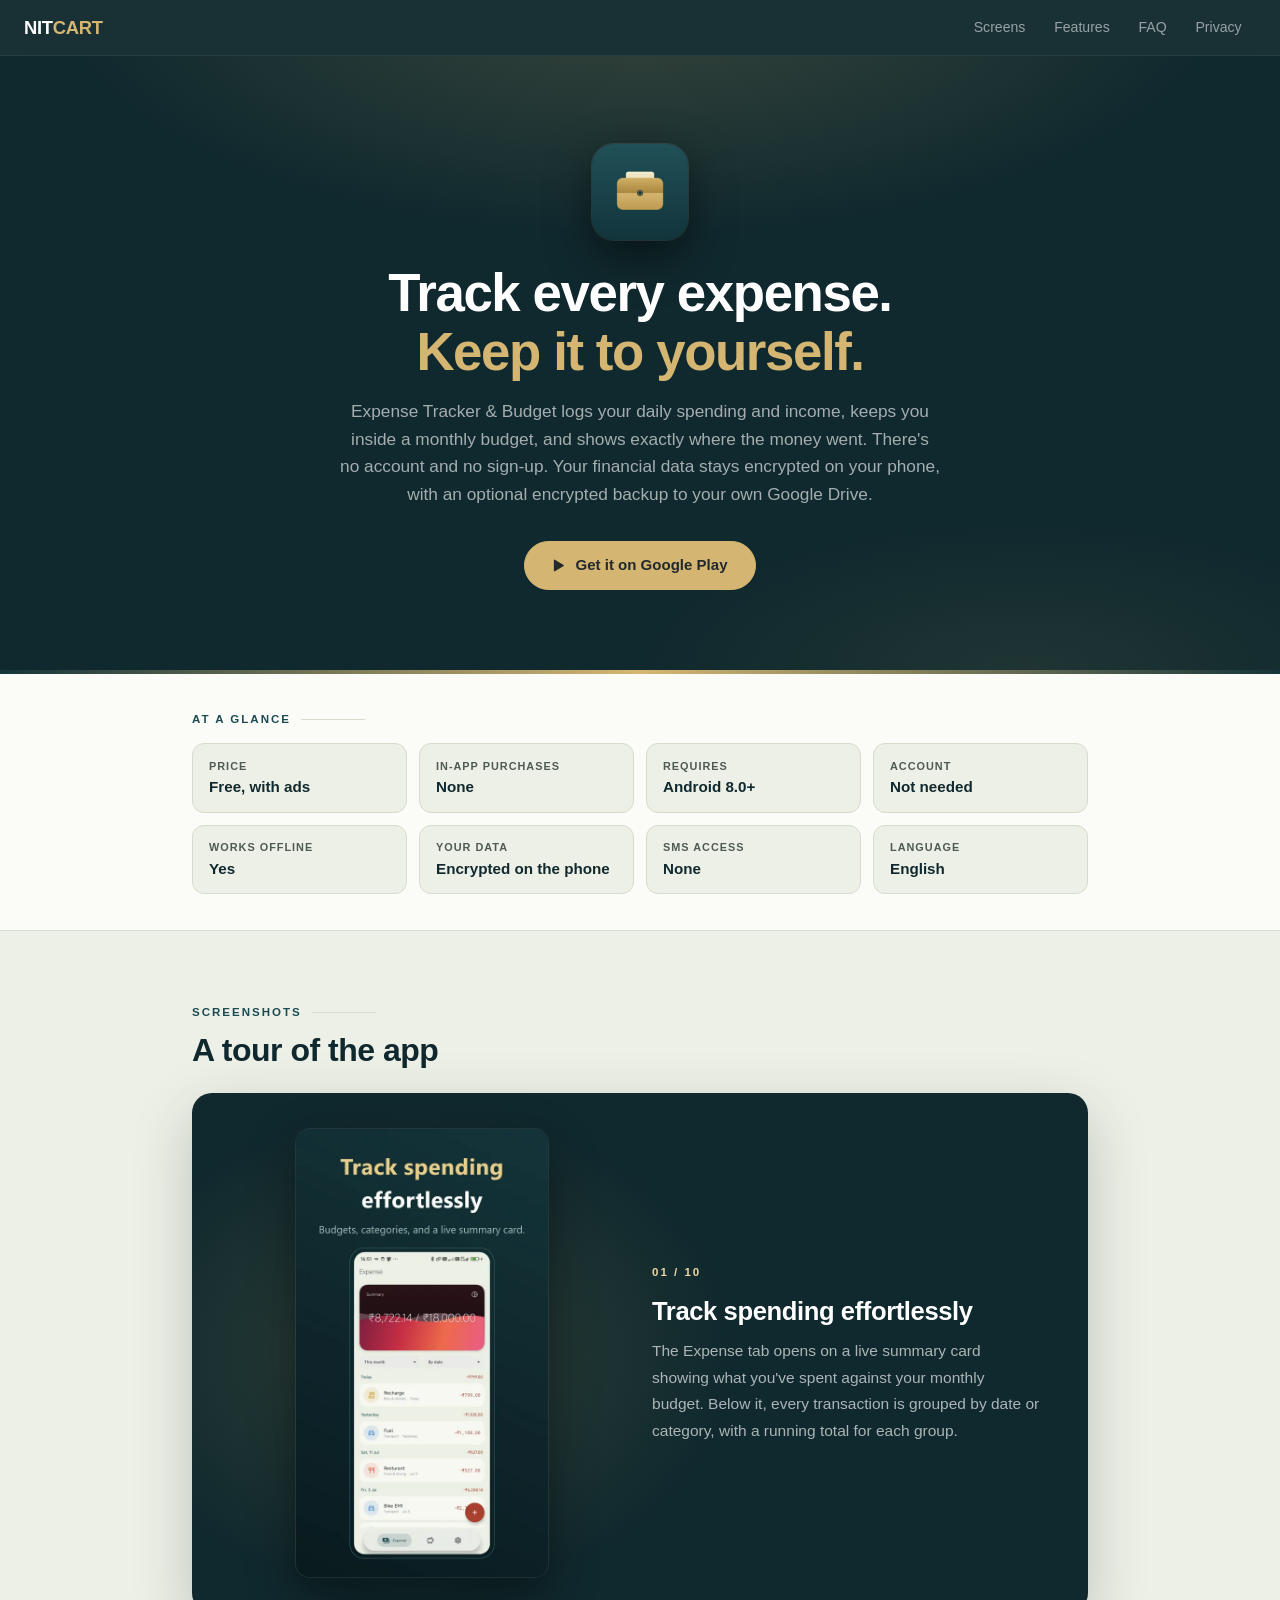
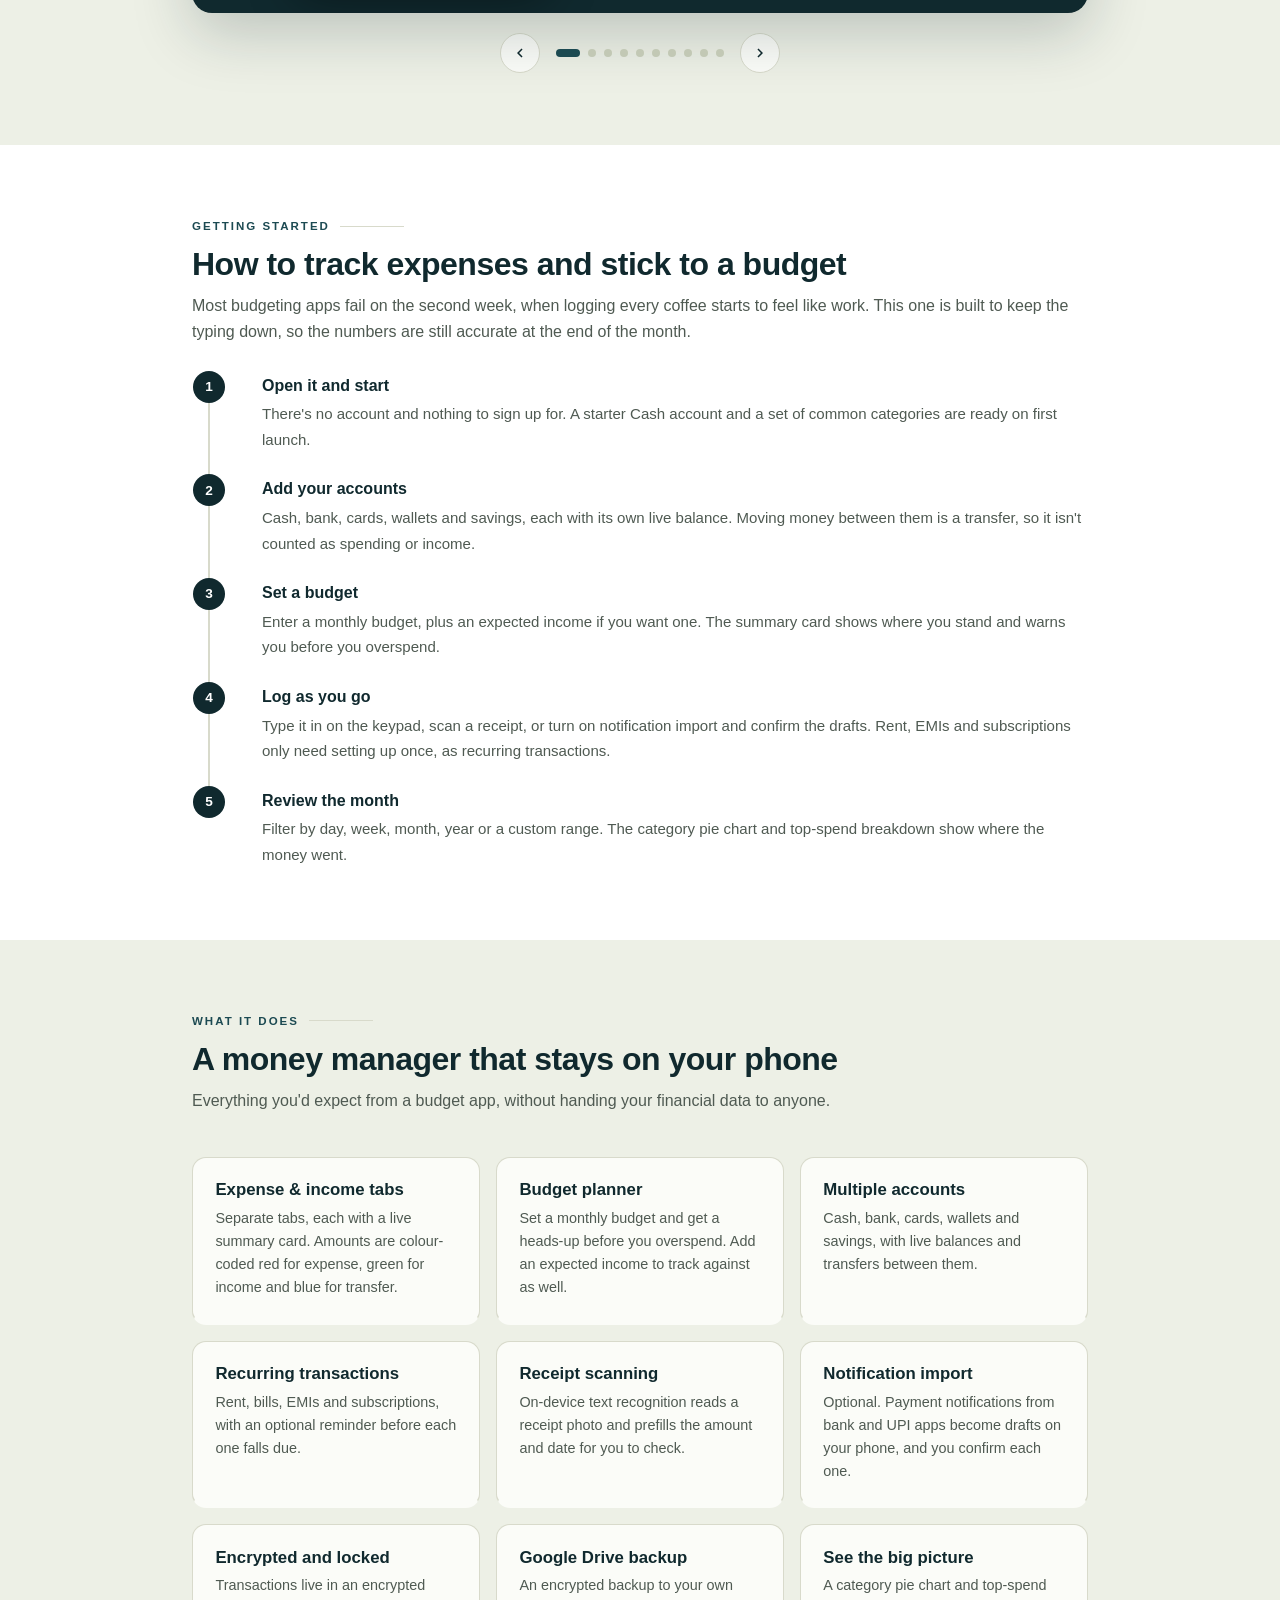
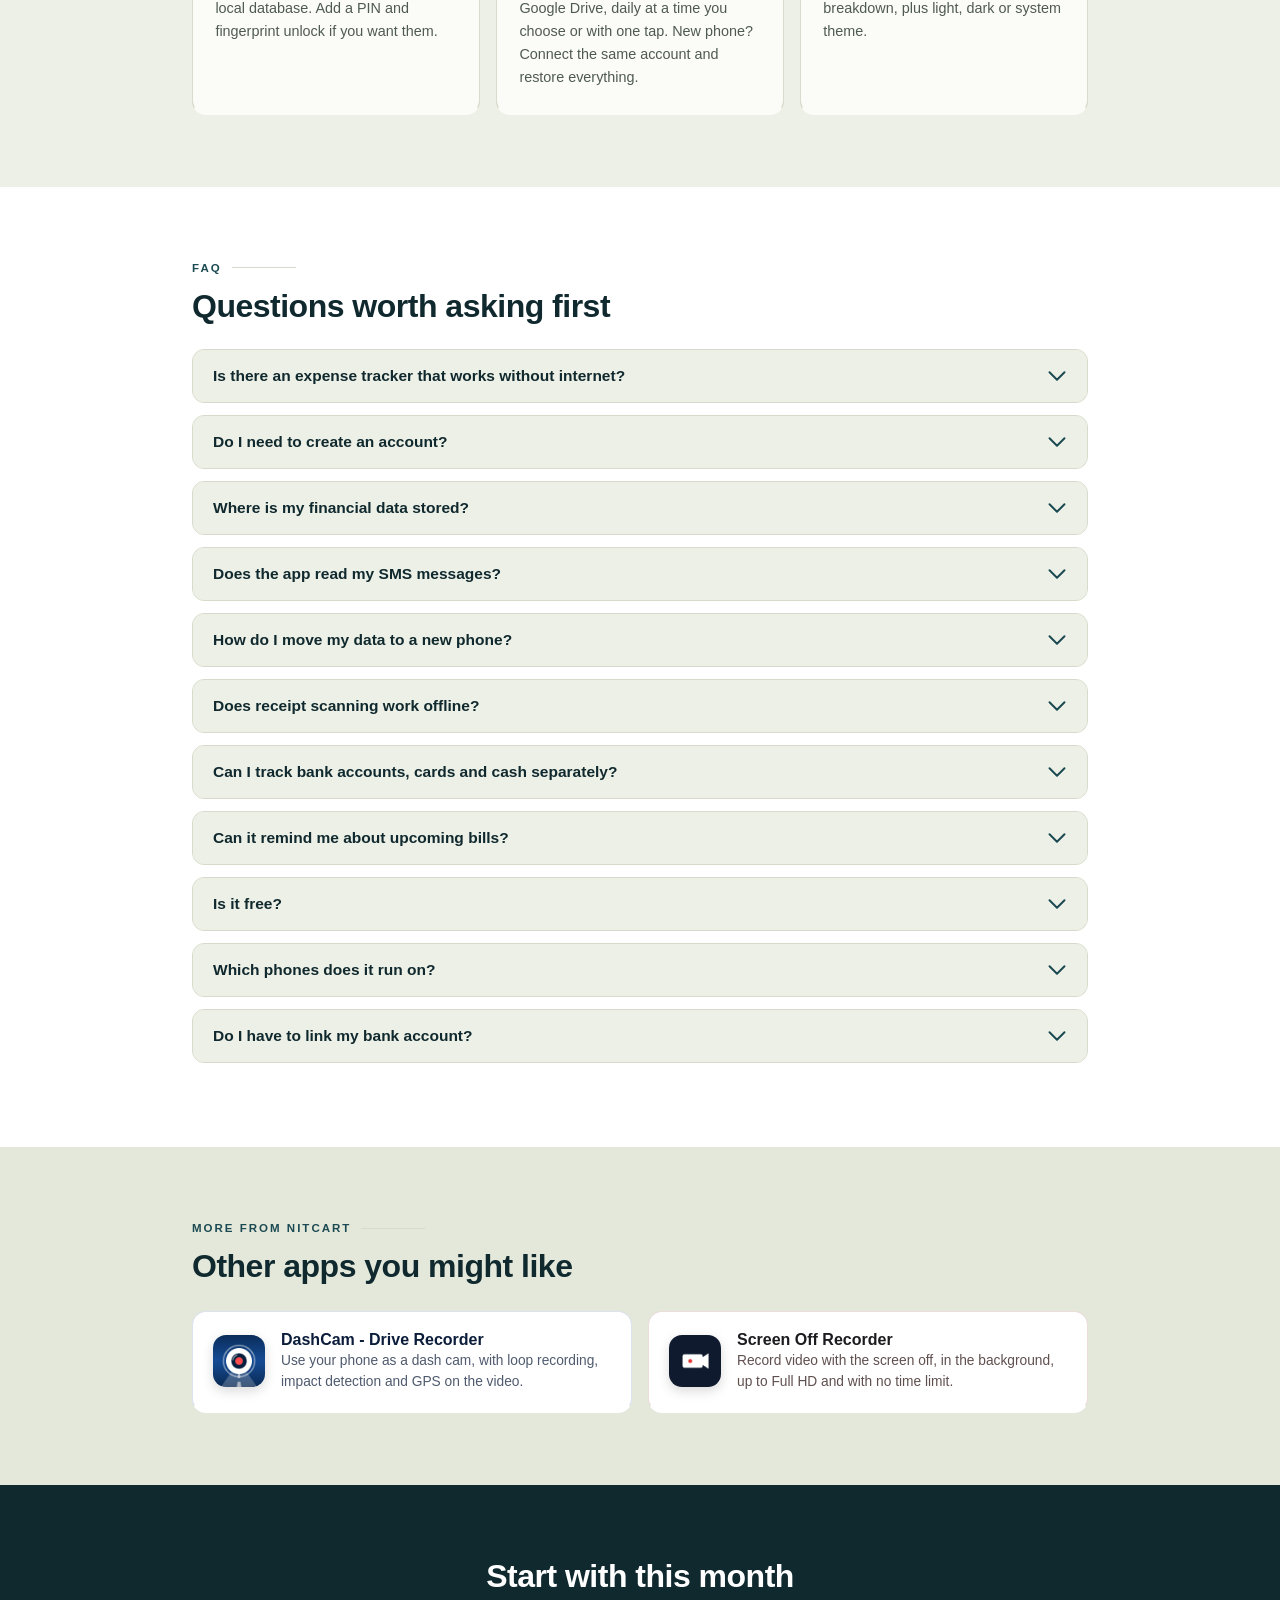
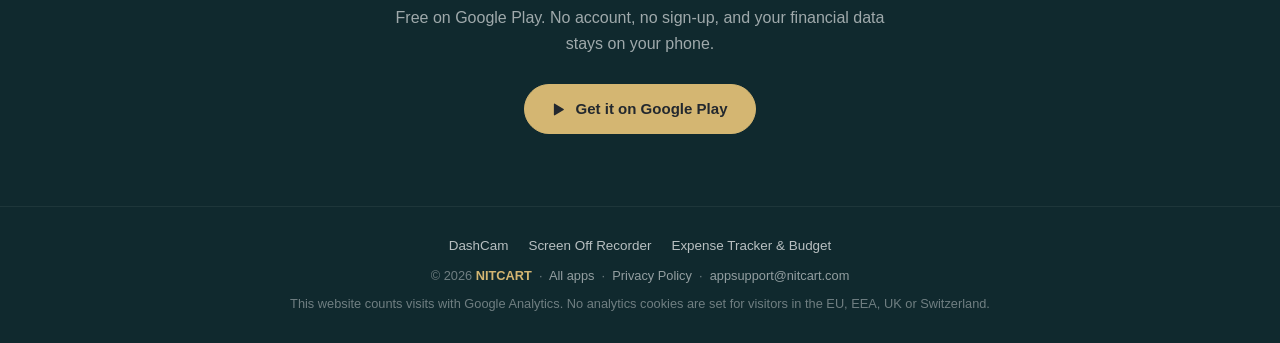
<file: expense-tracker/index.html>
<!DOCTYPE html>
<html lang="en" class="theme-expense-tracker">

<head>
  <meta charset="UTF-8" />
  <meta name="viewport" content="width=device-width, initial-scale=1.0" />
  <script src="../assets/tag-manager.js"></script>
  <title>Expense Tracker &amp; Budget — Private, Offline Money Manager for Android</title>
  <meta name="description" content="Private, offline expense tracker and budget planner for Android. Track spending, set a budget, scan receipts, get bill reminders. No account, encrypted on your phone." />
  <meta name="robots" content="index, follow, max-image-preview:large, max-snippet:-1, max-video-preview:-1" />
  <link rel="canonical" href="https://apps.nitcart.com/expense-tracker/" />
  <meta name="theme-color" content="#10292e" />
  <link rel="icon" href="playstore/icon-512.png" type="image/png" sizes="512x512" />
  <link rel="apple-touch-icon" href="playstore/icon-512.png" />

  <meta property="og:type" content="website" />
  <meta property="og:site_name" content="NITCART Apps" />
  <meta property="og:locale" content="en_US" />
  <meta property="og:title" content="Expense Tracker &amp; Budget — A Private Money Manager for Android" />
  <meta property="og:description" content="Track daily expenses and income, stay inside a budget, and see where your money goes. No account needed: your data stays encrypted on your phone, with optional Google Drive backup." />
  <meta property="og:url" content="https://apps.nitcart.com/expense-tracker/" />
  <meta property="og:image" content="https://apps.nitcart.com/assets/og/expense-tracker.png" />
  <meta property="og:image:width" content="1200" />
  <meta property="og:image:height" content="630" />
  <meta property="og:image:alt" content="Expense Tracker & Budget for Android by NITCART" />
  <meta name="twitter:card" content="summary_large_image" />
  <meta name="twitter:title" content="Expense Tracker &amp; Budget — A Private Money Manager for Android" />
  <meta name="twitter:description" content="Track daily expenses and income, stay inside a budget, and see where your money goes. No account needed: your data stays encrypted on your phone, with optional Google Drive backup." />
  <meta name="twitter:image" content="https://apps.nitcart.com/assets/og/expense-tracker.png" />
  <meta name="twitter:image:alt" content="Expense Tracker & Budget for Android by NITCART" />

  <link rel="preconnect" href="https://cdn.jsdelivr.net" crossorigin />
  <link rel="stylesheet" href="https://cdn.jsdelivr.net/npm/bootstrap@5.3.8/dist/css/bootstrap.min.css" integrity="sha384-sRIl4kxILFvY47J16cr9ZwB07vP4J8+LH7qKQnuqkuIAvNWLzeN8tE5YBujZqJLB" crossorigin="anonymous" />
  <link rel="stylesheet" href="../assets/nitcart.css" />
</head>

<body>

  <nav class="navbar navbar-expand-md sticky-top site-nav" data-bs-theme="dark">
    <div class="container-fluid px-3 px-lg-4">
      <a href="/" class="navbar-brand">NIT<span>CART</span></a>
      <button class="navbar-toggler" type="button" data-bs-toggle="collapse" data-bs-target="#nav-menu" aria-controls="nav-menu" aria-expanded="false" aria-label="Toggle navigation">
        <span class="navbar-toggler-icon"></span>
      </button>
      <div class="collapse navbar-collapse" id="nav-menu">
        <ul class="navbar-nav ms-auto">
          <li class="nav-item"><a class="nav-link" href="#screens">Screens</a></li>
          <li class="nav-item"><a class="nav-link" href="#features">Features</a></li>
          <li class="nav-item"><a class="nav-link" href="#faq">FAQ</a></li>
          <li class="nav-item"><a class="nav-link" href="privacy-policy.html">Privacy</a></li>
        </ul>
      </div>
    </div>
  </nav>

  <section class="hero">
    <div class="container">
      <img class="hero-icon" src="playstore/icon-512.png" width="96" height="96" fetchpriority="high" alt="Expense Tracker &amp; Budget app icon" />
      <h1 class="hero-title">Track every expense.<br /><span>Keep it to yourself.</span></h1>
      <p class="hero-lead">
        Expense Tracker &amp; Budget logs your daily spending and income, keeps you inside a
        monthly budget, and shows exactly where the money went. There's no account and no
        sign-up. Your financial data stays encrypted on your phone, with an optional encrypted
        backup to your own Google Drive.
      </p>
      <a class="btn btn-accent btn-cta btn-glow rounded-pill" href="https://play.google.com/store/apps/details?id=com.nitcart.expensetracker" target="_blank" rel="noopener">
        <svg width="15" height="15" viewBox="0 0 24 24" fill="currentColor"><path d="M3 20.5v-17c0-.83.94-1.3 1.6-.8l14 8.5c.6.37.6 1.23 0 1.6l-14 8.5c-.66.5-1.6.03-1.6-.8z"/></svg>
        Get it on Google Play
      </a>
    </div>
  </section>

  <div class="accent-bar"></div>

  <section id="facts" class="facts" aria-labelledby="facts-title">
    <div class="container container-narrow">
      <div class="section-label">At a glance</div>
      <h2 id="facts-title" class="visually-hidden">Expense Tracker at a glance</h2>
      <dl class="facts-grid">
        <div class="fact"><dt>Price</dt><dd>Free, with ads</dd></div>
        <div class="fact"><dt>In-app purchases</dt><dd>None</dd></div>
        <div class="fact"><dt>Requires</dt><dd>Android 8.0+</dd></div>
        <div class="fact"><dt>Account</dt><dd>Not needed</dd></div>
        <div class="fact"><dt>Works offline</dt><dd>Yes</dd></div>
        <div class="fact"><dt>Your data</dt><dd>Encrypted on the phone</dd></div>
        <div class="fact"><dt>SMS access</dt><dd>None</dd></div>
        <div class="fact"><dt>Language</dt><dd>English</dd></div>
      </dl>
    </div>
  </section>

  <section id="screens" class="section">
    <div class="container container-narrow">
      <div class="section-label">Screenshots</div>
      <h2 class="section-title">A tour of the app</h2>

      <div id="shots" class="carousel slide shot-carousel mt-4" data-bs-ride="carousel" data-bs-interval="5000" aria-roledescription="carousel" aria-label="Expense Tracker screenshots">
        <div class="carousel-inner">
          <div class="carousel-item active">
            <div class="row g-0 align-items-center shot" role="group" aria-roledescription="slide" aria-label="1 of 10">
              <div class="col-md-6 shot-media"><img src="playstore/screenshots/store-1-expense.webp" width="540" height="960" alt="Expense tab with a summary card of spending against budget and transactions grouped by date" /></div>
              <div class="col-md-6">
                <div class="shot-body">
                  <div class="shot-count">01 / 10</div>
                  <h3>Track spending effortlessly</h3>
                  <p>The Expense tab opens on a live summary card showing what you've spent against your monthly budget. Below it, every transaction is grouped by date or category, with a running total for each group.</p>
                </div>
              </div>
            </div>
          </div>
          <div class="carousel-item">
            <div class="row g-0 align-items-center shot" role="group" aria-roledescription="slide" aria-label="2 of 10">
              <div class="col-md-6 shot-media"><img src="playstore/screenshots/store-10-summary-breakdown.webp" width="540" height="960" alt="Expense tab with the summary card flipped to a donut chart of spending by category" /></div>
              <div class="col-md-6">
                <div class="shot-body">
                  <div class="shot-count">02 / 10</div>
                  <h3>See where it all goes</h3>
                  <p>Tap the summary card to flip it over. The back shows a donut chart of your spending by category, with your top categories listed beside it, for whatever period you've picked.</p>
                </div>
              </div>
            </div>
          </div>
          <div class="carousel-item">
            <div class="row g-0 align-items-center shot" role="group" aria-roledescription="slide" aria-label="3 of 10">
              <div class="col-md-6 shot-media"><img src="playstore/screenshots/store-2-income.webp" width="540" height="960" alt="Income tab with a summary card filling toward expected monthly income" /></div>
              <div class="col-md-6">
                <div class="shot-body">
                  <div class="shot-count">03 / 10</div>
                  <h3>Watch your income grow</h3>
                  <p>Income has a tab of its own. Set an expected monthly income and the card fills toward it as money comes in.</p>
                </div>
              </div>
            </div>
          </div>
          <div class="carousel-item">
            <div class="row g-0 align-items-center shot" role="group" aria-roledescription="slide" aria-label="4 of 10">
              <div class="col-md-6 shot-media"><img src="playstore/screenshots/store-3-review.webp" width="540" height="960" alt="Review imported screen listing pending draft expenses with Confirm and Dismiss buttons" /></div>
              <div class="col-md-6">
                <div class="shot-body">
                  <div class="shot-count">04 / 10</div>
                  <h3>Imports you approve</h3>
                  <p>Payment alerts from your bank and UPI apps can become draft transactions. They're read on your phone and never sent anywhere. Nothing is saved until you confirm it, and the app learns your categories and accounts as you do.</p>
                </div>
              </div>
            </div>
          </div>
          <div class="carousel-item">
            <div class="row g-0 align-items-center shot" role="group" aria-roledescription="slide" aria-label="5 of 10">
              <div class="col-md-6 shot-media"><img src="playstore/screenshots/store-4-add.webp" width="540" height="960" alt="New transaction screen with a built-in calculator keypad" /></div>
              <div class="col-md-6">
                <div class="shot-body">
                  <div class="shot-count">05 / 10</div>
                  <h3>Fast, precise entry</h3>
                  <p>A calculator keypad is built into the New transaction screen, so you can add up a receipt or split a bill as you type. Account, category, date and note all fit on one screen.</p>
                </div>
              </div>
            </div>
          </div>
          <div class="carousel-item">
            <div class="row g-0 align-items-center shot" role="group" aria-roledescription="slide" aria-label="6 of 10">
              <div class="col-md-6 shot-media"><img src="playstore/screenshots/store-5-settings.webp" width="540" height="960" alt="Settings screen with accounts, categories, recurring transactions, security and backup" /></div>
              <div class="col-md-6">
                <div class="shot-body">
                  <div class="shot-count">06 / 10</div>
                  <h3>Everything in one place</h3>
                  <p>Accounts, categories, recurring payments, app lock, theme and backup are all reached from one Settings screen.</p>
                </div>
              </div>
            </div>
          </div>
          <div class="carousel-item">
            <div class="row g-0 align-items-center shot" role="group" aria-roledescription="slide" aria-label="7 of 10">
              <div class="col-md-6 shot-media"><img src="playstore/screenshots/store-6-categories.webp" width="540" height="960" alt="Categories screen with icons and colours for each expense category" /></div>
              <div class="col-md-6">
                <div class="shot-body">
                  <div class="shot-count">07 / 10</div>
                  <h3>Categories that fit you</h3>
                  <p>Rename, recolour or add income and expense categories, each with its own icon, and group subcategories under a parent.</p>
                </div>
              </div>
            </div>
          </div>
          <div class="carousel-item">
            <div class="row g-0 align-items-center shot" role="group" aria-roledescription="slide" aria-label="8 of 10">
              <div class="col-md-6 shot-media"><img src="playstore/screenshots/store-7-category-detail.webp" width="540" height="960" alt="Category detail screen with totals and every transaction in that category" /></div>
              <div class="col-md-6">
                <div class="shot-body">
                  <div class="shot-count">08 / 10</div>
                  <h3>Tap a category, see every rupee</h3>
                  <p>Open any category or account to see its full history, with totals for whatever period you've filtered to.</p>
                </div>
              </div>
            </div>
          </div>
          <div class="carousel-item">
            <div class="row g-0 align-items-center shot" role="group" aria-roledescription="slide" aria-label="9 of 10">
              <div class="col-md-6 shot-media"><img src="playstore/screenshots/store-8-notification.webp" width="540" height="960" alt="Notification asking to review a detected expense" /></div>
              <div class="col-md-6">
                <div class="shot-body">
                  <div class="shot-count">09 / 10</div>
                  <h3>Nothing slips past you</h3>
                  <p>When your bank app reports a payment, a review notification follows. A spend you forgot to write down still gets recorded, once you confirm it.</p>
                </div>
              </div>
            </div>
          </div>
          <div class="carousel-item">
            <div class="row g-0 align-items-center shot" role="group" aria-roledescription="slide" aria-label="10 of 10">
              <div class="col-md-6 shot-media"><img src="playstore/screenshots/store-9-notification-entry.webp" width="540" height="960" alt="Transaction prefilled with amount, account and category from a payment alert" /></div>
              <div class="col-md-6">
                <div class="shot-body">
                  <div class="shot-count">10 / 10</div>
                  <h3>Prefilled and ready to save</h3>
                  <p>Tap the notification and the amount, account and category are already filled in from the alert. Check them and tap Save.</p>
                </div>
              </div>
            </div>
          </div>
        </div>
        <div class="shot-controls">
          <button type="button" class="shot-btn" data-bs-target="#shots" data-bs-slide="prev" aria-label="Previous screenshot"><svg width="18" height="18" viewBox="0 0 24 24" fill="currentColor"><path d="M15.41 7.41 14 6l-6 6 6 6 1.41-1.41L10.83 12z"/></svg></button>
          <div class="carousel-indicators">
            <button type="button" data-bs-target="#shots" data-bs-slide-to="0" class="active" aria-current="true" aria-label="Screenshot 1"></button>
            <button type="button" data-bs-target="#shots" data-bs-slide-to="1" aria-label="Screenshot 2"></button>
            <button type="button" data-bs-target="#shots" data-bs-slide-to="2" aria-label="Screenshot 3"></button>
            <button type="button" data-bs-target="#shots" data-bs-slide-to="3" aria-label="Screenshot 4"></button>
            <button type="button" data-bs-target="#shots" data-bs-slide-to="4" aria-label="Screenshot 5"></button>
            <button type="button" data-bs-target="#shots" data-bs-slide-to="5" aria-label="Screenshot 6"></button>
            <button type="button" data-bs-target="#shots" data-bs-slide-to="6" aria-label="Screenshot 7"></button>
            <button type="button" data-bs-target="#shots" data-bs-slide-to="7" aria-label="Screenshot 8"></button>
            <button type="button" data-bs-target="#shots" data-bs-slide-to="8" aria-label="Screenshot 9"></button>
            <button type="button" data-bs-target="#shots" data-bs-slide-to="9" aria-label="Screenshot 10"></button>
          </div>
          <button type="button" class="shot-btn" data-bs-target="#shots" data-bs-slide="next" aria-label="Next screenshot"><svg width="18" height="18" viewBox="0 0 24 24" fill="currentColor"><path d="M8.59 16.59 10 18l6-6-6-6-1.41 1.41L13.17 12z"/></svg></button>
        </div>
      </div>
    </div>
  </section>

  <section id="how" class="section bg-white">
    <div class="container container-narrow">
      <div class="section-label">Getting started</div>
      <h2 class="section-title">How to track expenses and stick to a budget</h2>
      <p class="section-lead">
        Most budgeting apps fail on the second week, when logging every coffee starts to feel
        like work. This one is built to keep the typing down, so the numbers are still accurate
        at the end of the month.
      </p>

      <ol class="steps">
        <li>
          <strong>Open it and start</strong>
          <span>
            There's no account and nothing to sign up for. A starter Cash account and a set of
            common categories are ready on first launch.
          </span>
        </li>
        <li>
          <strong>Add your accounts</strong>
          <span>
            Cash, bank, cards, wallets and savings, each with its own live balance. Moving money
            between them is a transfer, so it isn't counted as spending or income.
          </span>
        </li>
        <li>
          <strong>Set a budget</strong>
          <span>
            Enter a monthly budget, plus an expected income if you want one. The summary card
            shows where you stand and warns you before you overspend.
          </span>
        </li>
        <li>
          <strong>Log as you go</strong>
          <span>
            Type it in on the keypad, scan a receipt, or turn on notification import and confirm
            the drafts. Rent, EMIs and subscriptions only need setting up once, as recurring
            transactions.
          </span>
        </li>
        <li>
          <strong>Review the month</strong>
          <span>
            Filter by day, week, month, year or a custom range. The category pie chart and
            top-spend breakdown show where the money went.
          </span>
        </li>
      </ol>
    </div>
  </section>

  <section id="features" class="section">
    <div class="container container-narrow">
      <div class="section-label">What it does</div>
      <h2 class="section-title">A money manager that stays on your phone</h2>
      <p class="section-lead">
        Everything you'd expect from a budget app, without handing your financial data to anyone.
      </p>

      <div class="row row-cols-1 row-cols-sm-2 row-cols-lg-3 g-3 mt-2">
        <div class="col">
          <div class="feature h-100">
            <h3>Expense &amp; income tabs</h3>
            <p>Separate tabs, each with a live summary card. Amounts are colour-coded red for expense, green for income and blue for transfer.</p>
          </div>
        </div>
        <div class="col">
          <div class="feature h-100">
            <h3>Budget planner</h3>
            <p>Set a monthly budget and get a heads-up before you overspend. Add an expected income to track against as well.</p>
          </div>
        </div>
        <div class="col">
          <div class="feature h-100">
            <h3>Multiple accounts</h3>
            <p>Cash, bank, cards, wallets and savings, with live balances and transfers between them.</p>
          </div>
        </div>
        <div class="col">
          <div class="feature h-100">
            <h3>Recurring transactions</h3>
            <p>Rent, bills, EMIs and subscriptions, with an optional reminder before each one falls due.</p>
          </div>
        </div>
        <div class="col">
          <div class="feature h-100">
            <h3>Receipt scanning</h3>
            <p>On-device text recognition reads a receipt photo and prefills the amount and date for you to check.</p>
          </div>
        </div>
        <div class="col">
          <div class="feature h-100">
            <h3>Notification import</h3>
            <p>Optional. Payment notifications from bank and UPI apps become drafts on your phone, and you confirm each one.</p>
          </div>
        </div>
        <div class="col">
          <div class="feature h-100">
            <h3>Encrypted and locked</h3>
            <p>Transactions live in an encrypted local database. Add a PIN and fingerprint unlock if you want them.</p>
          </div>
        </div>
        <div class="col">
          <div class="feature h-100">
            <h3>Google Drive backup</h3>
            <p>An encrypted backup to your own Google Drive, daily at a time you choose or with one tap. New phone? Connect the same account and restore everything.</p>
          </div>
        </div>
        <div class="col">
          <div class="feature h-100">
            <h3>See the big picture</h3>
            <p>A category pie chart and top-spend breakdown, plus light, dark or system theme.</p>
          </div>
        </div>
      </div>
    </div>
  </section>

  <section id="faq" class="section bg-white">
    <div class="container container-narrow">
      <div class="section-label">FAQ</div>
      <h2 class="section-title">Questions worth asking first</h2>

      <div class="accordion faq mt-4">
        <div class="accordion-item">
          <h3 class="accordion-header">
            <button class="accordion-button collapsed" type="button" data-bs-toggle="collapse" data-bs-target="#faq-1" aria-expanded="false" aria-controls="faq-1">Is there an expense tracker that works without internet?</button>
          </h3>
          <div id="faq-1" class="accordion-collapse collapse">
            <div class="accordion-body">
            Yes. Expense Tracker &amp; Budget works fully offline. Tracking, budgets, receipt scanning and bill reminders all run on your phone. The internet is used only to show ads and, if you turn it on, for Google Drive backup.
            </div>
          </div>
        </div>
        <div class="accordion-item">
          <h3 class="accordion-header">
            <button class="accordion-button collapsed" type="button" data-bs-toggle="collapse" data-bs-target="#faq-2" aria-expanded="false" aria-controls="faq-2">Do I need to create an account?</button>
          </h3>
          <div id="faq-2" class="accordion-collapse collapse">
            <div class="accordion-body">
            No. There's no sign-up and no login. Open the app and start adding transactions. A
            Google account is only needed if you want to back up to Google Drive.
            </div>
          </div>
        </div>
        <div class="accordion-item">
          <h3 class="accordion-header">
            <button class="accordion-button collapsed" type="button" data-bs-toggle="collapse" data-bs-target="#faq-3" aria-expanded="false" aria-controls="faq-3">Where is my financial data stored?</button>
          </h3>
          <div id="faq-3" class="accordion-collapse collapse">
            <div class="accordion-body">
            On your phone, in an encrypted database. The encryption key is generated on first
            launch and held by the Android Keystore, so the database file can't be read on its own.
            For an extra layer, turn on the app lock with a PIN and fingerprint unlock. If you turn
            on Google Drive backup, an encrypted copy is also kept in a private app folder in your
            own Drive, which only the app can open and the developer can't see.
            </div>
          </div>
        </div>
        <div class="accordion-item">
          <h3 class="accordion-header">
            <button class="accordion-button collapsed" type="button" data-bs-toggle="collapse" data-bs-target="#faq-4" aria-expanded="false" aria-controls="faq-4">Does the app read my SMS messages?</button>
          </h3>
          <div id="faq-4" class="accordion-collapse collapse">
            <div class="accordion-body">
            No. The app doesn't ask for SMS access at all. If you turn it on, it can read
            the payment notifications your bank and UPI apps post. These are processed on your
            phone and turned into drafts, and nothing is saved until you confirm it. As you confirm
            drafts, it learns which category and account you use for each merchant. Notification
            access is granted in Android settings, and you can revoke it at any time.
            </div>
          </div>
        </div>
        <div class="accordion-item">
          <h3 class="accordion-header">
            <button class="accordion-button collapsed" type="button" data-bs-toggle="collapse" data-bs-target="#faq-5" aria-expanded="false" aria-controls="faq-5">How do I move my data to a new phone?</button>
          </h3>
          <div id="faq-5" class="accordion-collapse collapse">
            <div class="accordion-body">
            Back up to Google Drive from Settings with &ldquo;Back up now&rdquo;, or turn on the
            daily automatic backup. On the new phone, install the app and connect the same Google
            account. It finds your backup and offers to restore it. No
            password needed. Your data is removed with the app, so back up before you uninstall.
            </div>
          </div>
        </div>
        <div class="accordion-item">
          <h3 class="accordion-header">
            <button class="accordion-button collapsed" type="button" data-bs-toggle="collapse" data-bs-target="#faq-6" aria-expanded="false" aria-controls="faq-6">Does receipt scanning work offline?</button>
          </h3>
          <div id="faq-6" class="accordion-collapse collapse">
            <div class="accordion-body">
            Yes. Text recognition runs entirely on the device, so a receipt photo never leaves
            your phone. The amount and date it finds are prefilled into a new transaction for you
            to check before saving.
            </div>
          </div>
        </div>
        <div class="accordion-item">
          <h3 class="accordion-header">
            <button class="accordion-button collapsed" type="button" data-bs-toggle="collapse" data-bs-target="#faq-7" aria-expanded="false" aria-controls="faq-7">Can I track bank accounts, cards and cash separately?</button>
          </h3>
          <div id="faq-7" class="accordion-collapse collapse">
            <div class="accordion-body">
            Yes. Add as many accounts as you use: cash, bank, credit cards, wallets or savings.
            Each keeps its own live balance. Moving money between two of your accounts is recorded
            as a transfer, so it doesn't inflate your spending or income.
            </div>
          </div>
        </div>
        <div class="accordion-item">
          <h3 class="accordion-header">
            <button class="accordion-button collapsed" type="button" data-bs-toggle="collapse" data-bs-target="#faq-8" aria-expanded="false" aria-controls="faq-8">Can it remind me about upcoming bills?</button>
          </h3>
          <div id="faq-8" class="accordion-collapse collapse">
            <div class="accordion-body">
            Yes. Set rent, bills, EMIs or subscriptions up as recurring transactions and choose how
            many days before each one falls due you want a reminder.
            </div>
          </div>
        </div>
        <div class="accordion-item">
          <h3 class="accordion-header">
            <button class="accordion-button collapsed" type="button" data-bs-toggle="collapse" data-bs-target="#faq-9" aria-expanded="false" aria-controls="faq-9">Is it free?</button>
          </h3>
          <div id="faq-9" class="accordion-collapse collapse">
            <div class="accordion-body">
            Yes, it's free and supported by ads, with no in-app purchases. Ads use your device's
            advertising ID. Your transactions, accounts and budgets are never collected or shared.
            The <a href="privacy-policy.html">privacy policy</a> has the details.
            </div>
          </div>
        </div>
        <div class="accordion-item">
          <h3 class="accordion-header">
            <button class="accordion-button collapsed" type="button" data-bs-toggle="collapse" data-bs-target="#faq-10" aria-expanded="false" aria-controls="faq-10">Which phones does it run on?</button>
          </h3>
          <div id="faq-10" class="accordion-collapse collapse">
            <div class="accordion-body">
            Any phone running Android 8.0 or later.
            </div>
          </div>
        </div>
        <div class="accordion-item">
          <h3 class="accordion-header">
            <button class="accordion-button collapsed" type="button" data-bs-toggle="collapse" data-bs-target="#faq-11" aria-expanded="false" aria-controls="faq-11">Do I have to link my bank account?</button>
          </h3>
          <div id="faq-11" class="accordion-collapse collapse">
            <div class="accordion-body">
            No. You never enter bank logins or card numbers. Add transactions yourself on the keypad, scan a receipt, or optionally let the app read the payment notifications your bank and UPI apps already post on your phone.
            </div>
          </div>
        </div>
      </div>
    </div>
  </section>

  <section id="more-apps" class="section bg-shelf">
    <div class="container container-narrow">
      <div class="section-label">More from NITCART</div>
      <h2 class="section-title">Other apps you might like</h2>
      <div class="row row-cols-1 row-cols-md-2 g-3 mt-2">
        <div class="col">
          <a class="mini-app h-100 theme-dashcam" href="/dashcam/">
            <img src="/dashcam/playstore/icon-512.png" width="52" height="52" loading="lazy" alt="" />
            <div>
              <h3>DashCam - Drive Recorder</h3>
              <p>Use your phone as a dash cam, with loop recording, impact detection and GPS on the video.</p>
            </div>
          </a>
        </div>
        <div class="col">
          <a class="mini-app h-100 theme-screen-off-recorder" href="/screen-off-recorder/">
            <img src="/screen-off-recorder/playstore/icon-512.png" width="52" height="52" loading="lazy" alt="" />
            <div>
              <h3>Screen Off Recorder</h3>
              <p>Record video with the screen off, in the background, up to Full HD and with no time limit.</p>
            </div>
          </a>
        </div>
      </div>
    </div>
  </section>

  <section id="cta" class="section cta-band">
    <div class="container container-narrow">
      <h2 class="section-title">Start with this month</h2>
      <p>Free on Google Play. No account, no sign-up, and your financial data stays on your phone.</p>
      <a class="btn btn-accent btn-cta btn-glow rounded-pill" href="https://play.google.com/store/apps/details?id=com.nitcart.expensetracker" target="_blank" rel="noopener">
        <svg width="15" height="15" viewBox="0 0 24 24" fill="currentColor"><path d="M3 20.5v-17c0-.83.94-1.3 1.6-.8l14 8.5c.6.37.6 1.23 0 1.6l-14 8.5c-.66.5-1.6.03-1.6-.8z"/></svg>
        Get it on Google Play
      </a>
    </div>
  </section>

  <footer class="site-footer">
    <div class="container">
      <nav class="footer-links" aria-label="NITCART apps">
        <a href="/dashcam/">DashCam</a>
        <a href="/screen-off-recorder/">Screen Off Recorder</a>
        <a href="/expense-tracker/">Expense Tracker &amp; Budget</a>
      </nav>
      <p>
        &copy; 2026 <span class="brand">NITCART</span> &nbsp;·&nbsp;
        <a href="/">All apps</a> &nbsp;·&nbsp;
        <a href="privacy-policy.html">Privacy Policy</a> &nbsp;·&nbsp;
        <a href="mailto:appsupport@nitcart.com">appsupport@nitcart.com</a>
      </p>
      <p class="footer-note">This website counts visits with Google Analytics. No analytics cookies are set for visitors in the EU, EEA, UK or Switzerland.</p>
    </div>
  </footer>

  <script type="application/ld+json">
  {
    "@context": "https://schema.org",
    "@graph": [
      {
        "@type": "Organization",
        "@id": "https://apps.nitcart.com/#organization",
        "name": "NITCART",
        "url": "https://apps.nitcart.com/",
        "logo": {
          "@type": "ImageObject",
          "url": "https://apps.nitcart.com/assets/nitcart-logo.png",
          "width": 512,
          "height": 512
        },
        "email": "appsupport@nitcart.com",
        "sameAs": [
          "https://play.google.com/store/apps/developer?id=NITCART"
        ]
      },
      {
        "@type": "MobileApplication",
        "@id": "https://apps.nitcart.com/expense-tracker/#app",
        "name": "Expense Tracker & Budget",
        "alternateName": [
          "Expense Tracker",
          "Budget & Expense Tracker"
        ],
        "description": "Private, offline expense tracker and budget planner for Android. Track spending, set a budget, scan receipts, get bill reminders. No account, encrypted on your phone.",
        "url": "https://apps.nitcart.com/expense-tracker/",
        "image": "https://apps.nitcart.com/expense-tracker/playstore/icon-512.png",
        "screenshot": [
          "https://apps.nitcart.com/expense-tracker/playstore/screenshots/store-1-expense.webp",
          "https://apps.nitcart.com/expense-tracker/playstore/screenshots/store-10-summary-breakdown.webp",
          "https://apps.nitcart.com/expense-tracker/playstore/screenshots/store-2-income.webp",
          "https://apps.nitcart.com/expense-tracker/playstore/screenshots/store-3-review.webp",
          "https://apps.nitcart.com/expense-tracker/playstore/screenshots/store-4-add.webp",
          "https://apps.nitcart.com/expense-tracker/playstore/screenshots/store-5-settings.webp",
          "https://apps.nitcart.com/expense-tracker/playstore/screenshots/store-6-categories.webp",
          "https://apps.nitcart.com/expense-tracker/playstore/screenshots/store-7-category-detail.webp",
          "https://apps.nitcart.com/expense-tracker/playstore/screenshots/store-8-notification.webp",
          "https://apps.nitcart.com/expense-tracker/playstore/screenshots/store-9-notification-entry.webp"
        ],
        "operatingSystem": "Android 8.0 or later",
        "applicationCategory": "FinanceApplication",
        "inLanguage": [
          "en"
        ],
        "featureList": [
          "Separate expense and income tracking with live summary cards",
          "Monthly budget with a heads-up before you overspend",
          "Multiple accounts with transfers between them",
          "Custom income and expense categories",
          "Recurring transactions with bill reminders",
          "On-device receipt scanning",
          "Optional import from bank and UPI app notifications",
          "Encrypted local database with PIN and fingerprint lock",
          "Encrypted Google Drive backup, daily or on demand, with restore on a new phone",
          "Works offline with no account"
        ],
        "installUrl": "https://play.google.com/store/apps/details?id=com.nitcart.expensetracker",
        "downloadUrl": "https://play.google.com/store/apps/details?id=com.nitcart.expensetracker",
        "sameAs": [
          "https://play.google.com/store/apps/details?id=com.nitcart.expensetracker"
        ],
        "isAccessibleForFree": true,
        "offers": {
          "@type": "Offer",
          "price": "0",
          "priceCurrency": "USD",
          "url": "https://play.google.com/store/apps/details?id=com.nitcart.expensetracker"
        },
        "author": {
          "@id": "https://apps.nitcart.com/#organization"
        },
        "publisher": {
          "@id": "https://apps.nitcart.com/#organization"
        }
      },
      {
        "@type": "WebPage",
        "@id": "https://apps.nitcart.com/expense-tracker/#webpage",
        "url": "https://apps.nitcart.com/expense-tracker/",
        "name": "Expense Tracker & Budget — Private, Offline Money Manager for Android",
        "description": "Private, offline expense tracker and budget planner for Android. Track spending, set a budget, scan receipts, get bill reminders. No account, encrypted on your phone.",
        "inLanguage": "en",
        "isPartOf": {
          "@id": "https://apps.nitcart.com/#website"
        },
        "about": {
          "@id": "https://apps.nitcart.com/expense-tracker/#app"
        },
        "primaryImageOfPage": "https://apps.nitcart.com/assets/og/expense-tracker.png",
        "breadcrumb": {
          "@id": "https://apps.nitcart.com/expense-tracker/#breadcrumb"
        },
        "dateModified": "2026-09-24"
      },
      {
        "@type": "BreadcrumbList",
        "@id": "https://apps.nitcart.com/expense-tracker/#breadcrumb",
        "itemListElement": [
          {
            "@type": "ListItem",
            "position": 1,
            "name": "NITCART Apps",
            "item": "https://apps.nitcart.com/"
          },
          {
            "@type": "ListItem",
            "position": 2,
            "name": "Expense Tracker & Budget",
            "item": "https://apps.nitcart.com/expense-tracker/"
          }
        ]
      },
      {
        "@type": "FAQPage",
        "@id": "https://apps.nitcart.com/expense-tracker/#faq",
        "mainEntity": [
          {
            "@type": "Question",
            "name": "Is there an expense tracker that works without internet?",
            "acceptedAnswer": {
              "@type": "Answer",
              "text": "Yes. Expense Tracker & Budget works fully offline. Tracking, budgets, receipt scanning and bill reminders all run on your phone. The internet is used only to show ads and, if you turn it on, for Google Drive backup."
            }
          },
          {
            "@type": "Question",
            "name": "Do I need to create an account?",
            "acceptedAnswer": {
              "@type": "Answer",
              "text": "No. There's no sign-up and no login. Open the app and start adding transactions. A Google account is only needed if you want to back up to Google Drive."
            }
          },
          {
            "@type": "Question",
            "name": "Where is my financial data stored?",
            "acceptedAnswer": {
              "@type": "Answer",
              "text": "On your phone, in an encrypted database. The encryption key is generated on first launch and held by the Android Keystore, so the database file can't be read on its own. For an extra layer, turn on the app lock with a PIN and fingerprint unlock. If you turn on Google Drive backup, an encrypted copy is also kept in a private app folder in your own Drive, which only the app can open and the developer can't see."
            }
          },
          {
            "@type": "Question",
            "name": "Does the app read my SMS messages?",
            "acceptedAnswer": {
              "@type": "Answer",
              "text": "No. The app doesn't ask for SMS access at all. If you turn it on, it can read the payment notifications your bank and UPI apps post. These are processed on your phone and turned into drafts, and nothing is saved until you confirm it. As you confirm drafts, it learns which category and account you use for each merchant. Notification access is granted in Android settings, and you can revoke it at any time."
            }
          },
          {
            "@type": "Question",
            "name": "How do I move my data to a new phone?",
            "acceptedAnswer": {
              "@type": "Answer",
              "text": "Back up to Google Drive from Settings with \"Back up now\", or turn on the daily automatic backup. On the new phone, install the app and connect the same Google account. It finds your backup and offers to restore it. No password needed. Your data is removed with the app, so back up before you uninstall."
            }
          },
          {
            "@type": "Question",
            "name": "Does receipt scanning work offline?",
            "acceptedAnswer": {
              "@type": "Answer",
              "text": "Yes. Text recognition runs entirely on the device, so a receipt photo never leaves your phone. The amount and date it finds are prefilled into a new transaction for you to check before saving."
            }
          },
          {
            "@type": "Question",
            "name": "Can I track bank accounts, cards and cash separately?",
            "acceptedAnswer": {
              "@type": "Answer",
              "text": "Yes. Add as many accounts as you use: cash, bank, credit cards, wallets or savings. Each keeps its own live balance. Moving money between two of your accounts is recorded as a transfer, so it doesn't inflate your spending or income."
            }
          },
          {
            "@type": "Question",
            "name": "Can it remind me about upcoming bills?",
            "acceptedAnswer": {
              "@type": "Answer",
              "text": "Yes. Set rent, bills, EMIs or subscriptions up as recurring transactions and choose how many days before each one falls due you want a reminder."
            }
          },
          {
            "@type": "Question",
            "name": "Is it free?",
            "acceptedAnswer": {
              "@type": "Answer",
              "text": "Yes, it's free and supported by ads, with no in-app purchases. Ads use your device's advertising ID. Your transactions, accounts and budgets are never collected or shared. The privacy policy has the details."
            }
          },
          {
            "@type": "Question",
            "name": "Which phones does it run on?",
            "acceptedAnswer": {
              "@type": "Answer",
              "text": "Any phone running Android 8.0 or later."
            }
          },
          {
            "@type": "Question",
            "name": "Do I have to link my bank account?",
            "acceptedAnswer": {
              "@type": "Answer",
              "text": "No. You never enter bank logins or card numbers. Add transactions yourself on the keypad, scan a receipt, or optionally let the app read the payment notifications your bank and UPI apps already post on your phone."
            }
          }
        ]
      }
    ]
  }
  </script>

  <script src="https://cdn.jsdelivr.net/npm/bootstrap@5.3.8/dist/js/bootstrap.bundle.min.js" integrity="sha384-FKyoEForCGlyvwx9Hj09JcYn3nv7wiPVlz7YYwJrWVcXK/BmnVDxM+D2scQbITxI" crossorigin="anonymous"></script>
  <script>
    // Close the collapsed mobile menu after a link is tapped.
    document.querySelectorAll(".site-nav .nav-link").forEach(function (link) {
      link.addEventListener("click", function () {
        var menu = document.getElementById("nav-menu");
        if (menu.classList.contains("show")) bootstrap.Collapse.getOrCreateInstance(menu).hide();
      });
    });
  </script>

</body>

</html>
</file>
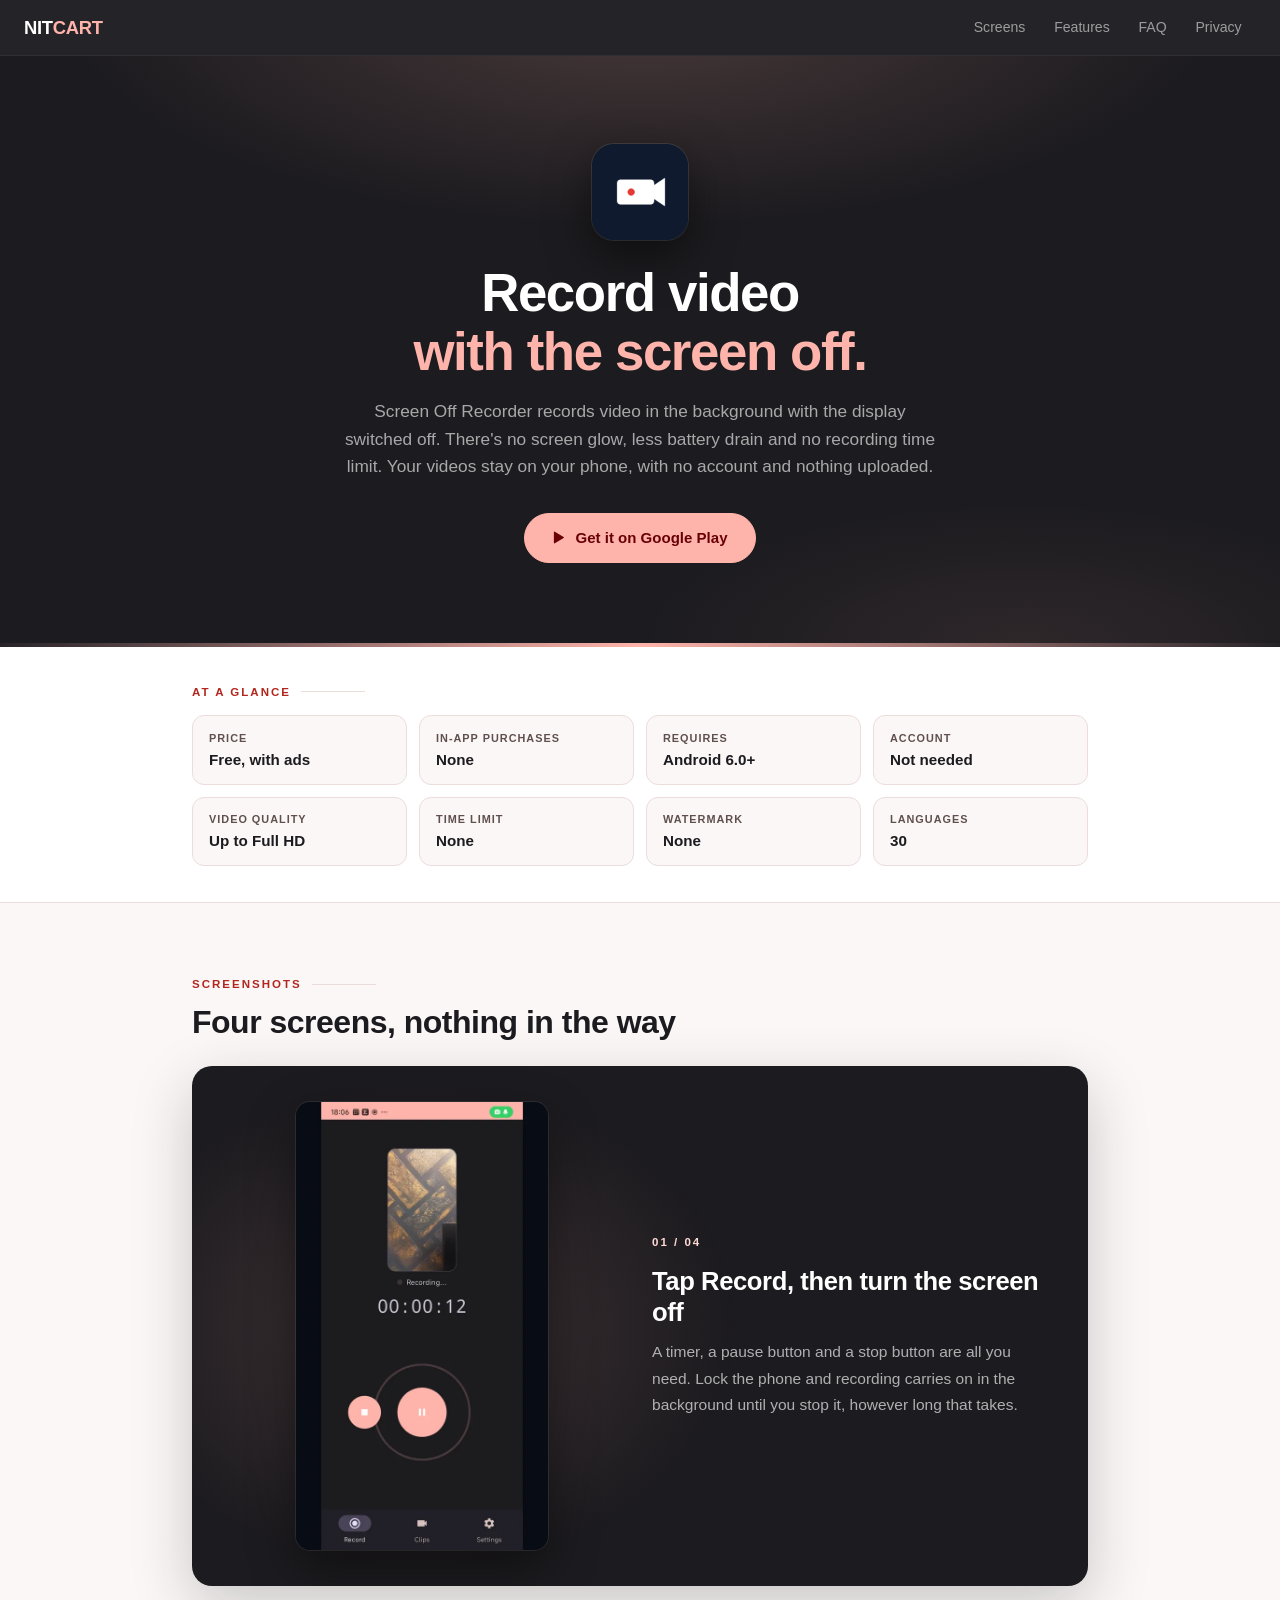
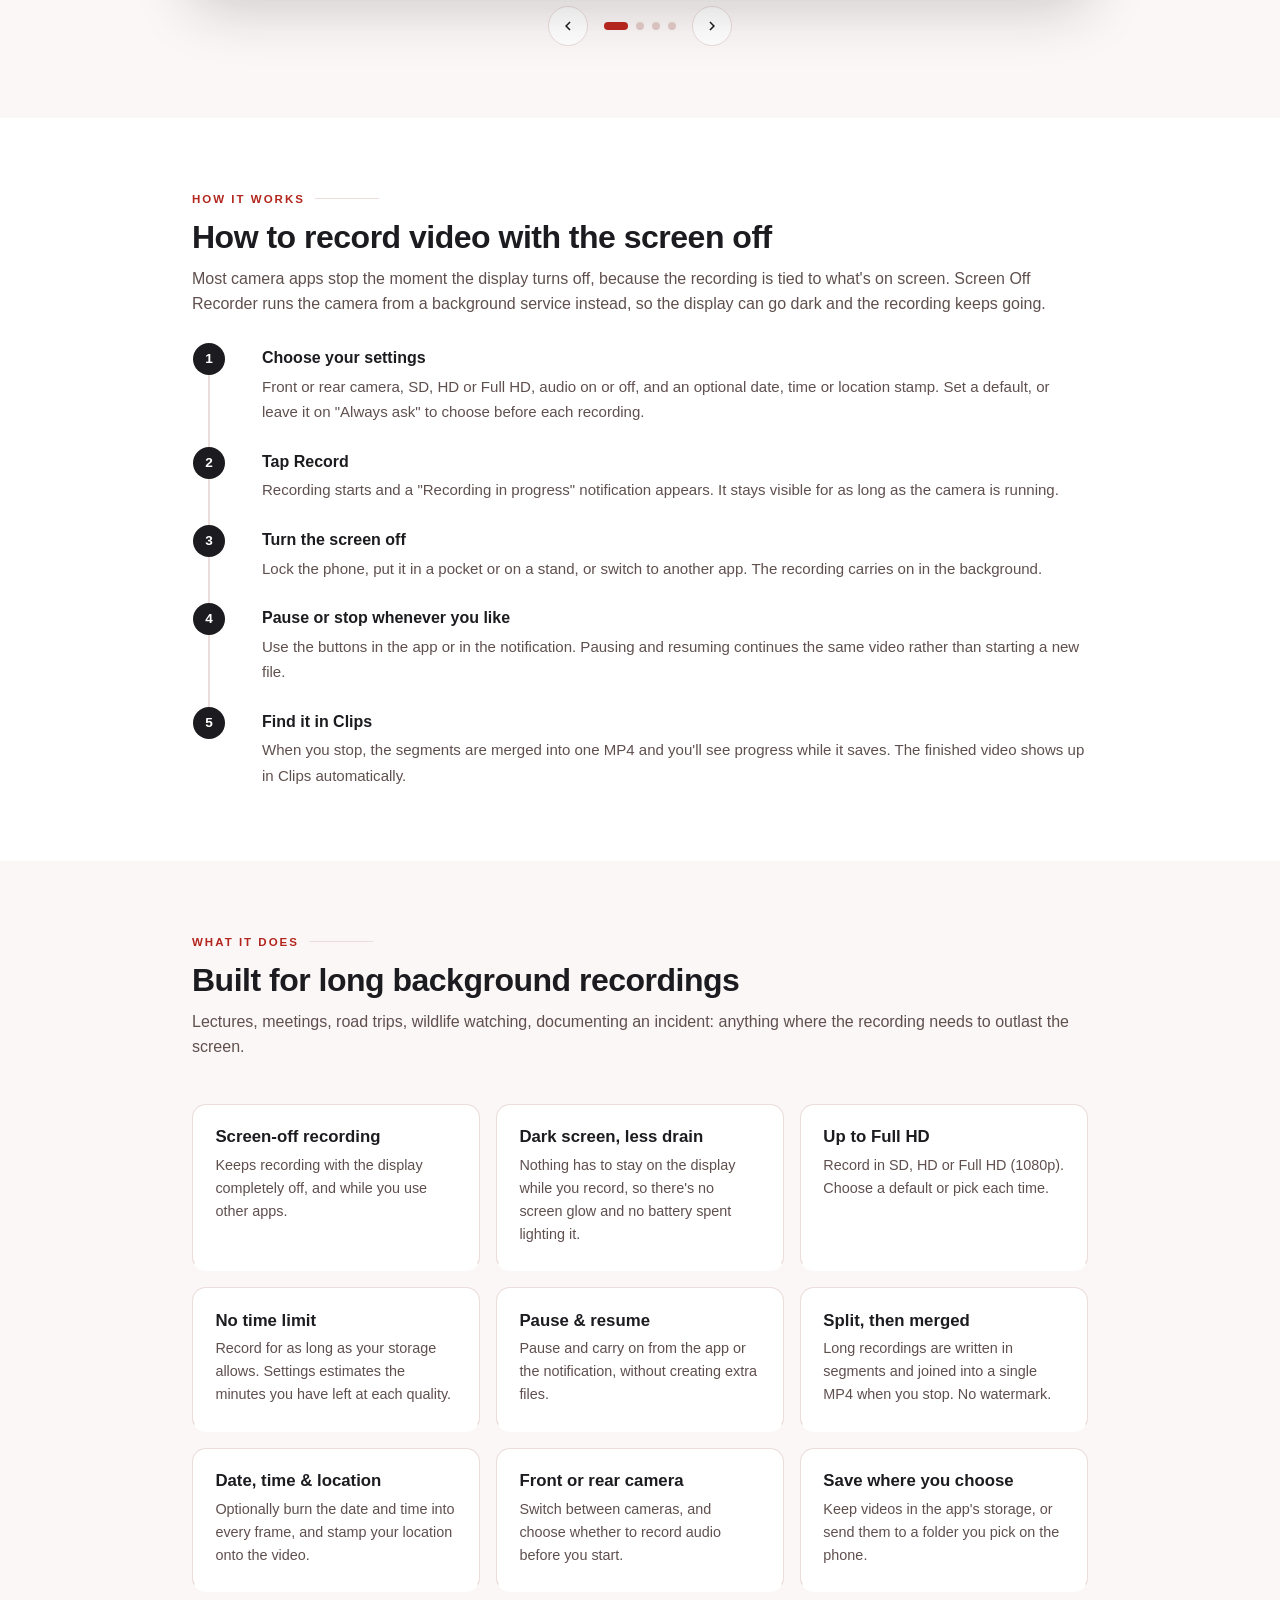
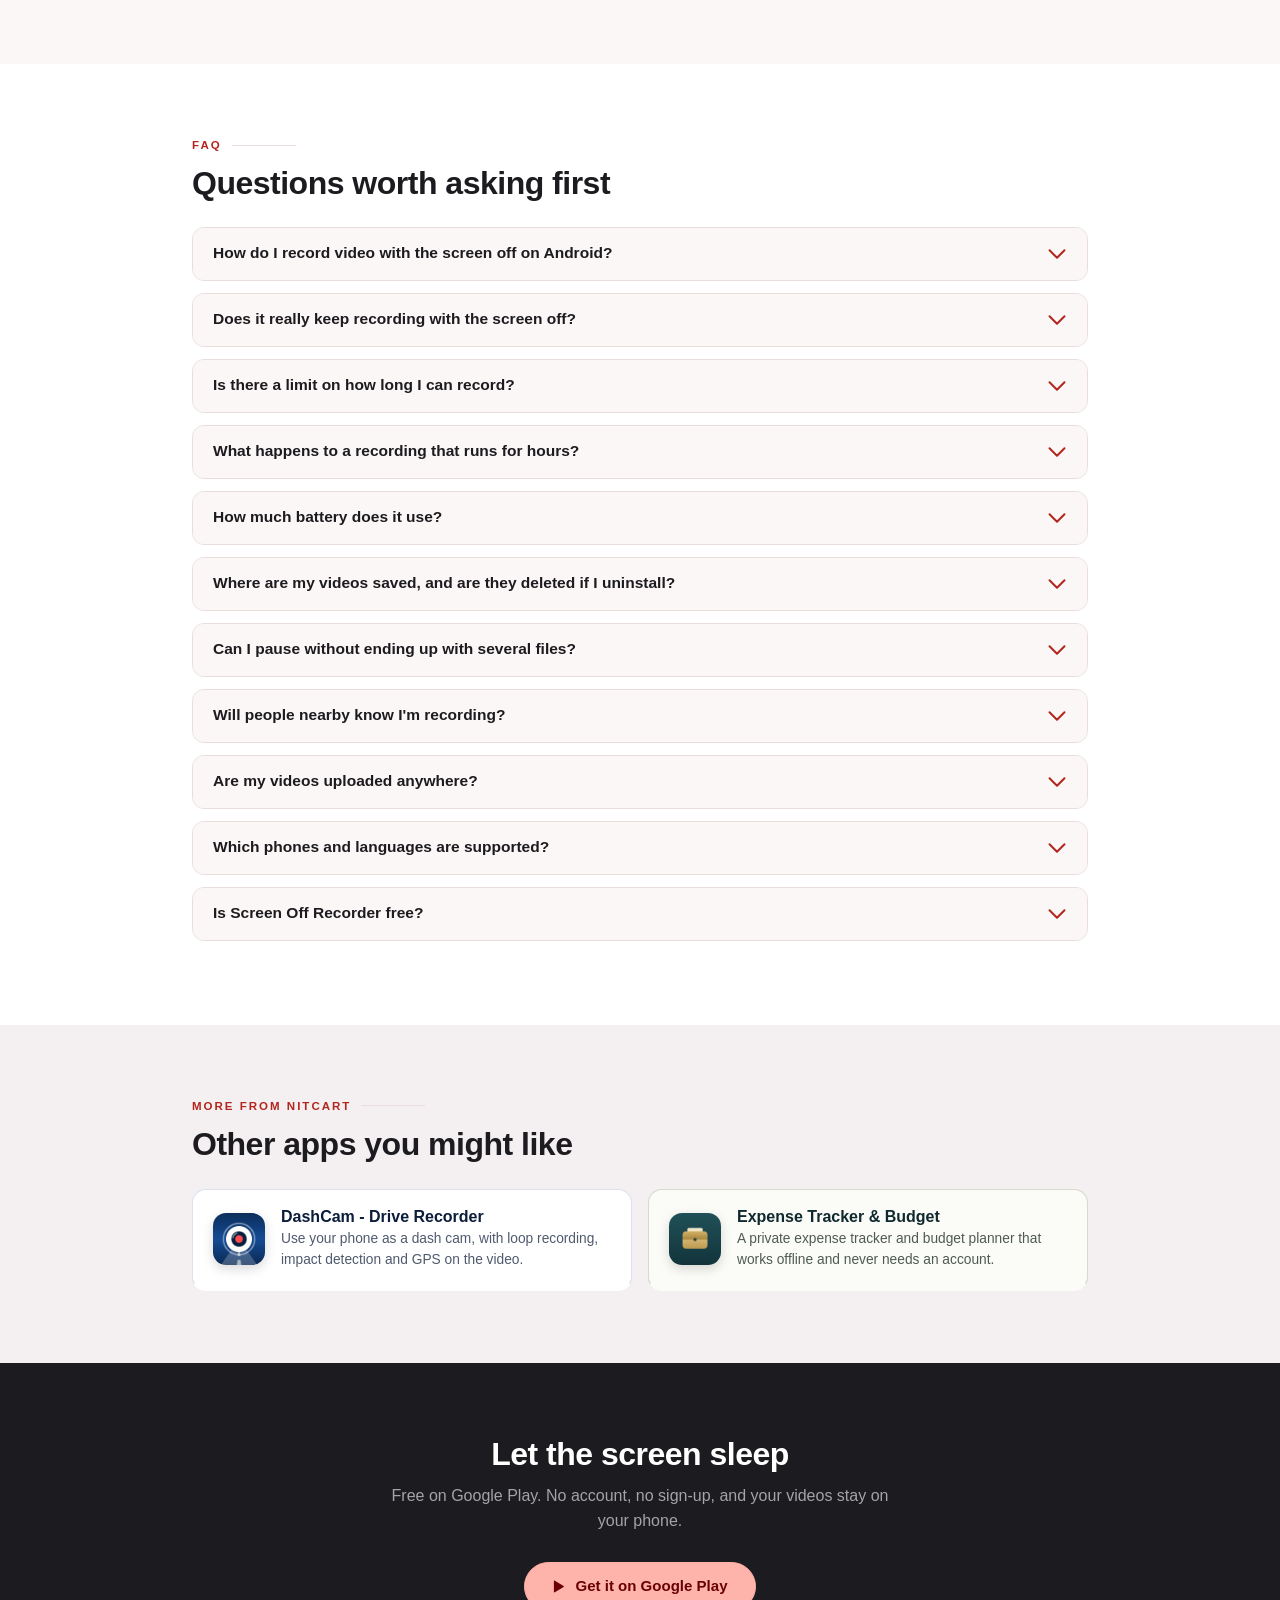
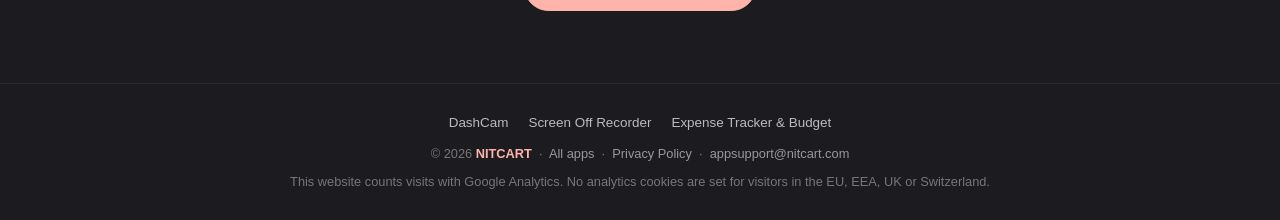
<file: screen-off-recorder/index.html>
<!DOCTYPE html>
<html lang="en" class="theme-screen-off-recorder">

<head>
  <meta charset="UTF-8" />
  <meta name="viewport" content="width=device-width, initial-scale=1.0" />
  <script src="../assets/tag-manager.js"></script>
  <title>Screen Off Recorder — Record Video with the Screen Off on Android</title>
  <meta name="description" content="Record video with the screen off on Android. Background recording up to Full HD, with no time limit and no watermark. Free, no account, and videos stay on your phone." />
  <meta name="robots" content="index, follow, max-image-preview:large, max-snippet:-1, max-video-preview:-1" />
  <link rel="canonical" href="https://apps.nitcart.com/screen-off-recorder/" />
  <meta name="theme-color" content="#1c1b1f" />
  <link rel="icon" href="playstore/icon-512.png" type="image/png" sizes="512x512" />
  <link rel="apple-touch-icon" href="playstore/icon-512.png" />

  <meta property="og:type" content="website" />
  <meta property="og:site_name" content="NITCART Apps" />
  <meta property="og:locale" content="en_US" />
  <meta property="og:title" content="Screen Off Recorder — Record Video with the Screen Off" />
  <meta property="og:description" content="Keep recording in the background with the display off. Up to Full HD, no time limit, no watermark, and your videos never leave the phone." />
  <meta property="og:url" content="https://apps.nitcart.com/screen-off-recorder/" />
  <meta property="og:image" content="https://apps.nitcart.com/assets/og/screen-off-recorder.png" />
  <meta property="og:image:width" content="1200" />
  <meta property="og:image:height" content="630" />
  <meta property="og:image:alt" content="Screen Off Recorder for Android by NITCART" />
  <meta name="twitter:card" content="summary_large_image" />
  <meta name="twitter:title" content="Screen Off Recorder — Record Video with the Screen Off" />
  <meta name="twitter:description" content="Keep recording in the background with the display off. Up to Full HD, no time limit, no watermark, and your videos never leave the phone." />
  <meta name="twitter:image" content="https://apps.nitcart.com/assets/og/screen-off-recorder.png" />
  <meta name="twitter:image:alt" content="Screen Off Recorder for Android by NITCART" />

  <link rel="preconnect" href="https://cdn.jsdelivr.net" crossorigin />
  <link rel="stylesheet" href="https://cdn.jsdelivr.net/npm/bootstrap@5.3.8/dist/css/bootstrap.min.css" integrity="sha384-sRIl4kxILFvY47J16cr9ZwB07vP4J8+LH7qKQnuqkuIAvNWLzeN8tE5YBujZqJLB" crossorigin="anonymous" />
  <link rel="stylesheet" href="../assets/nitcart.css" />
</head>

<body>

  <nav class="navbar navbar-expand-md sticky-top site-nav" data-bs-theme="dark">
    <div class="container-fluid px-3 px-lg-4">
      <a href="/" class="navbar-brand">NIT<span>CART</span></a>
      <button class="navbar-toggler" type="button" data-bs-toggle="collapse" data-bs-target="#nav-menu" aria-controls="nav-menu" aria-expanded="false" aria-label="Toggle navigation">
        <span class="navbar-toggler-icon"></span>
      </button>
      <div class="collapse navbar-collapse" id="nav-menu">
        <ul class="navbar-nav ms-auto">
          <li class="nav-item"><a class="nav-link" href="#screens">Screens</a></li>
          <li class="nav-item"><a class="nav-link" href="#features">Features</a></li>
          <li class="nav-item"><a class="nav-link" href="#faq">FAQ</a></li>
          <li class="nav-item"><a class="nav-link" href="privacy-policy.html">Privacy</a></li>
        </ul>
      </div>
    </div>
  </nav>

  <section class="hero">
    <div class="container">
      <img class="hero-icon" src="playstore/icon-512.png" width="96" height="96" fetchpriority="high" alt="Screen Off Recorder app icon" />
      <h1 class="hero-title">Record video<br /><span>with the screen off.</span></h1>
      <p class="hero-lead">
        Screen Off Recorder records video in the background with the display switched off. There's
        no screen glow, less battery drain and no recording time limit. Your videos stay on your
        phone, with no account and nothing uploaded.
      </p>
      <a class="btn btn-accent btn-cta btn-glow rounded-pill" href="https://play.google.com/store/apps/details?id=com.nitcart.screenoffrecorder" target="_blank" rel="noopener">
        <svg width="15" height="15" viewBox="0 0 24 24" fill="currentColor"><path d="M3 20.5v-17c0-.83.94-1.3 1.6-.8l14 8.5c.6.37.6 1.23 0 1.6l-14 8.5c-.66.5-1.6.03-1.6-.8z"/></svg>
        Get it on Google Play
      </a>
    </div>
  </section>

  <div class="accent-bar"></div>

  <section id="facts" class="facts" aria-labelledby="facts-title">
    <div class="container container-narrow">
      <div class="section-label">At a glance</div>
      <h2 id="facts-title" class="visually-hidden">Screen Off Recorder at a glance</h2>
      <dl class="facts-grid">
        <div class="fact"><dt>Price</dt><dd>Free, with ads</dd></div>
        <div class="fact"><dt>In-app purchases</dt><dd>None</dd></div>
        <div class="fact"><dt>Requires</dt><dd>Android 6.0+</dd></div>
        <div class="fact"><dt>Account</dt><dd>Not needed</dd></div>
        <div class="fact"><dt>Video quality</dt><dd>Up to Full HD</dd></div>
        <div class="fact"><dt>Time limit</dt><dd>None</dd></div>
        <div class="fact"><dt>Watermark</dt><dd>None</dd></div>
        <div class="fact"><dt>Languages</dt><dd>30</dd></div>
      </dl>
    </div>
  </section>

  <section id="screens" class="section">
    <div class="container container-narrow">
      <div class="section-label">Screenshots</div>
      <h2 class="section-title">Four screens, nothing in the way</h2>

      <div id="shots" class="carousel slide shot-carousel mt-4" data-bs-ride="carousel" data-bs-interval="5000" aria-roledescription="carousel" aria-label="Screen Off Recorder screenshots">
        <div class="carousel-inner">
          <div class="carousel-item active">
            <div class="row g-0 align-items-center shot" role="group" aria-roledescription="slide" aria-label="1 of 4">
              <div class="col-md-6 shot-media"><img src="playstore/screenshots/screenshot-1-record.webp" width="540" height="960" alt="Record screen with a running timer and pause and stop buttons" /></div>
              <div class="col-md-6">
                <div class="shot-body">
                  <div class="shot-count">01 / 04</div>
                  <h3>Tap Record, then turn the screen off</h3>
                  <p>A timer, a pause button and a stop button are all you need. Lock the phone and recording carries on in the background until you stop it, however long that takes.</p>
                </div>
              </div>
            </div>
          </div>
          <div class="carousel-item">
            <div class="row g-0 align-items-center shot" role="group" aria-roledescription="slide" aria-label="2 of 4">
              <div class="col-md-6 shot-media"><img src="playstore/screenshots/screenshot-2-clips.webp" width="540" height="960" alt="Clips screen listing finished recordings with share and delete buttons" /></div>
              <div class="col-md-6">
                <div class="shot-body">
                  <div class="shot-count">02 / 04</div>
                  <h3>One clean file per recording</h3>
                  <p>Long sessions are written in segments and merged into a single MP4 when you stop. Each finished video appears in Clips without a watermark, ready to play, share or delete.</p>
                </div>
              </div>
            </div>
          </div>
          <div class="carousel-item">
            <div class="row g-0 align-items-center shot" role="group" aria-roledescription="slide" aria-label="3 of 4">
              <div class="col-md-6 shot-media"><img src="playstore/screenshots/screenshot-3-settings.webp" width="540" height="960" alt="Settings for save location, default camera, video quality, audio and date overlay" /></div>
              <div class="col-md-6">
                <div class="shot-body">
                  <div class="shot-count">03 / 04</div>
                  <h3>Set it once, or choose every time</h3>
                  <p>Pick where videos are saved, the default camera, the video quality, whether to record audio, and a date-and-time stamp. Settings also estimates how many minutes of SD, HD and Full HD video your free space will hold.</p>
                </div>
              </div>
            </div>
          </div>
          <div class="carousel-item">
            <div class="row g-0 align-items-center shot" role="group" aria-roledescription="slide" aria-label="4 of 4">
              <div class="col-md-6 shot-media"><img src="playstore/screenshots/screenshot-4-notification.webp" width="540" height="960" alt="Recording in progress notification with Pause and Stop buttons" /></div>
              <div class="col-md-6">
                <div class="shot-body">
                  <div class="shot-count">04 / 04</div>
                  <h3>Controls in the notification</h3>
                  <p>While a recording runs, a notification stays in the shade with Pause and Stop buttons, so you can control it without opening the app.</p>
                </div>
              </div>
            </div>
          </div>
        </div>
        <div class="shot-controls">
          <button type="button" class="shot-btn" data-bs-target="#shots" data-bs-slide="prev" aria-label="Previous screenshot"><svg width="18" height="18" viewBox="0 0 24 24" fill="currentColor"><path d="M15.41 7.41 14 6l-6 6 6 6 1.41-1.41L10.83 12z"/></svg></button>
          <div class="carousel-indicators">
            <button type="button" data-bs-target="#shots" data-bs-slide-to="0" class="active" aria-current="true" aria-label="Screenshot 1"></button>
            <button type="button" data-bs-target="#shots" data-bs-slide-to="1" aria-label="Screenshot 2"></button>
            <button type="button" data-bs-target="#shots" data-bs-slide-to="2" aria-label="Screenshot 3"></button>
            <button type="button" data-bs-target="#shots" data-bs-slide-to="3" aria-label="Screenshot 4"></button>
          </div>
          <button type="button" class="shot-btn" data-bs-target="#shots" data-bs-slide="next" aria-label="Next screenshot"><svg width="18" height="18" viewBox="0 0 24 24" fill="currentColor"><path d="M8.59 16.59 10 18l6-6-6-6-1.41 1.41L13.17 12z"/></svg></button>
        </div>
      </div>
    </div>
  </section>

  <section id="how" class="section bg-white">
    <div class="container container-narrow">
      <div class="section-label">How it works</div>
      <h2 class="section-title">How to record video with the screen off</h2>
      <p class="section-lead">
        Most camera apps stop the moment the display turns off, because the recording is tied to
        what's on screen. Screen Off Recorder runs the camera from a background service instead,
        so the display can go dark and the recording keeps going.
      </p>

      <ol class="steps">
        <li>
          <strong>Choose your settings</strong>
          <span>
            Front or rear camera, SD, HD or Full HD, audio on or off, and an optional date, time or
            location stamp. Set a default, or leave it on "Always ask" to choose before each recording.
          </span>
        </li>
        <li>
          <strong>Tap Record</strong>
          <span>
            Recording starts and a "Recording in progress" notification appears. It stays visible
            for as long as the camera is running.
          </span>
        </li>
        <li>
          <strong>Turn the screen off</strong>
          <span>
            Lock the phone, put it in a pocket or on a stand, or switch to another app. The
            recording carries on in the background.
          </span>
        </li>
        <li>
          <strong>Pause or stop whenever you like</strong>
          <span>
            Use the buttons in the app or in the notification. Pausing and resuming continues the
            same video rather than starting a new file.
          </span>
        </li>
        <li>
          <strong>Find it in Clips</strong>
          <span>
            When you stop, the segments are merged into one MP4 and you'll see progress while it
            saves. The finished video shows up in Clips automatically.
          </span>
        </li>
      </ol>
    </div>
  </section>

  <section id="features" class="section">
    <div class="container container-narrow">
      <div class="section-label">What it does</div>
      <h2 class="section-title">Built for long background recordings</h2>
      <p class="section-lead">
        Lectures, meetings, road trips, wildlife watching, documenting an incident: anything where
        the recording needs to outlast the screen.
      </p>

      <div class="row row-cols-1 row-cols-sm-2 row-cols-lg-3 g-3 mt-2">
        <div class="col">
          <div class="feature h-100">
            <h3>Screen-off recording</h3>
            <p>Keeps recording with the display completely off, and while you use other apps.</p>
          </div>
        </div>
        <div class="col">
          <div class="feature h-100">
            <h3>Dark screen, less drain</h3>
            <p>Nothing has to stay on the display while you record, so there's no screen glow and no battery spent lighting it.</p>
          </div>
        </div>
        <div class="col">
          <div class="feature h-100">
            <h3>Up to Full HD</h3>
            <p>Record in SD, HD or Full HD (1080p). Choose a default or pick each time.</p>
          </div>
        </div>
        <div class="col">
          <div class="feature h-100">
            <h3>No time limit</h3>
            <p>Record for as long as your storage allows. Settings estimates the minutes you have left at each quality.</p>
          </div>
        </div>
        <div class="col">
          <div class="feature h-100">
            <h3>Pause &amp; resume</h3>
            <p>Pause and carry on from the app or the notification, without creating extra files.</p>
          </div>
        </div>
        <div class="col">
          <div class="feature h-100">
            <h3>Split, then merged</h3>
            <p>Long recordings are written in segments and joined into a single MP4 when you stop. No watermark.</p>
          </div>
        </div>
        <div class="col">
          <div class="feature h-100">
            <h3>Date, time &amp; location</h3>
            <p>Optionally burn the date and time into every frame, and stamp your location onto the video.</p>
          </div>
        </div>
        <div class="col">
          <div class="feature h-100">
            <h3>Front or rear camera</h3>
            <p>Switch between cameras, and choose whether to record audio before you start.</p>
          </div>
        </div>
        <div class="col">
          <div class="feature h-100">
            <h3>Save where you choose</h3>
            <p>Keep videos in the app's storage, or send them to a folder you pick on the phone.</p>
          </div>
        </div>
      </div>
    </div>
  </section>

  <section id="faq" class="section bg-white">
    <div class="container container-narrow">
      <div class="section-label">FAQ</div>
      <h2 class="section-title">Questions worth asking first</h2>

      <div class="accordion faq mt-4">
        <div class="accordion-item">
          <h3 class="accordion-header">
            <button class="accordion-button collapsed" type="button" data-bs-toggle="collapse" data-bs-target="#faq-1" aria-expanded="false" aria-controls="faq-1">How do I record video with the screen off on Android?</button>
          </h3>
          <div id="faq-1" class="accordion-collapse collapse">
            <div class="accordion-body">
            Install Screen Off Recorder, pick your camera, quality and audio in Settings, then tap Record and press the power button. The screen turns off and recording carries on in the background until you tap Stop, either in the app or in the notification.
            </div>
          </div>
        </div>
        <div class="accordion-item">
          <h3 class="accordion-header">
            <button class="accordion-button collapsed" type="button" data-bs-toggle="collapse" data-bs-target="#faq-2" aria-expanded="false" aria-controls="faq-2">Does it really keep recording with the screen off?</button>
          </h3>
          <div id="faq-2" class="accordion-collapse collapse">
            <div class="accordion-body">
            Yes. The camera runs in an Android foreground service rather than in the app's screen,
            and a wake lock keeps the processor awake for the session. Recording continues when you
            turn the display off, lock the phone or switch to another app, and stops only when you
            tell it to.
            </div>
          </div>
        </div>
        <div class="accordion-item">
          <h3 class="accordion-header">
            <button class="accordion-button collapsed" type="button" data-bs-toggle="collapse" data-bs-target="#faq-3" aria-expanded="false" aria-controls="faq-3">Is there a limit on how long I can record?</button>
          </h3>
          <div id="faq-3" class="accordion-collapse collapse">
            <div class="accordion-body">
            There's no time limit. The only limit is free storage, and Settings shows roughly how
            many minutes of SD, HD and Full HD video will fit in the space you have.
            </div>
          </div>
        </div>
        <div class="accordion-item">
          <h3 class="accordion-header">
            <button class="accordion-button collapsed" type="button" data-bs-toggle="collapse" data-bs-target="#faq-4" aria-expanded="false" aria-controls="faq-4">What happens to a recording that runs for hours?</button>
          </h3>
          <div id="faq-4" class="accordion-collapse collapse">
            <div class="accordion-body">
            While it records, the app writes a long session as a series of fixed-length segments.
            When you stop, it joins them into one MP4 automatically. You'll see progress while it
            saves, and the finished video appears in Clips as soon as it's ready.
            </div>
          </div>
        </div>
        <div class="accordion-item">
          <h3 class="accordion-header">
            <button class="accordion-button collapsed" type="button" data-bs-toggle="collapse" data-bs-target="#faq-5" aria-expanded="false" aria-controls="faq-5">How much battery does it use?</button>
          </h3>
          <div id="faq-5" class="accordion-collapse collapse">
            <div class="accordion-body">
            Less than recording with the screen on, because the display is usually the biggest drain
            and here it's off. The camera and video encoder still use power, and Full HD uses more
            than SD. For sessions of several hours, plug the phone in.
            </div>
          </div>
        </div>
        <div class="accordion-item">
          <h3 class="accordion-header">
            <button class="accordion-button collapsed" type="button" data-bs-toggle="collapse" data-bs-target="#faq-6" aria-expanded="false" aria-controls="faq-6">Where are my videos saved, and are they deleted if I uninstall?</button>
          </h3>
          <div id="faq-6" class="accordion-collapse collapse">
            <div class="accordion-body">
            By default, videos go to the app's own storage folder, which Android removes when the
            app is uninstalled. If you choose a folder under Save location in Settings, finished
            videos go there instead and stay after an uninstall. Either way, share or move anything
            you want to keep before uninstalling.
            </div>
          </div>
        </div>
        <div class="accordion-item">
          <h3 class="accordion-header">
            <button class="accordion-button collapsed" type="button" data-bs-toggle="collapse" data-bs-target="#faq-7" aria-expanded="false" aria-controls="faq-7">Can I pause without ending up with several files?</button>
          </h3>
          <div id="faq-7" class="accordion-collapse collapse">
            <div class="accordion-body">
            Yes. Pause and resume from the app or from the notification. Resuming continues the same
            recording, and you get one video when you stop.
            </div>
          </div>
        </div>
        <div class="accordion-item">
          <h3 class="accordion-header">
            <button class="accordion-button collapsed" type="button" data-bs-toggle="collapse" data-bs-target="#faq-8" aria-expanded="false" aria-controls="faq-8">Will people nearby know I'm recording?</button>
          </h3>
          <div id="faq-8" class="accordion-collapse collapse">
            <div class="accordion-body">
            The app doesn't hide that it's recording. Android shows its camera and microphone
            indicator while the camera is in use (on Android 12 and later), and a "Recording in
            progress" notification stays up the whole time. Please record only where you have the
            right to, and follow the laws on recording video and audio where you live.
            </div>
          </div>
        </div>
        <div class="accordion-item">
          <h3 class="accordion-header">
            <button class="accordion-button collapsed" type="button" data-bs-toggle="collapse" data-bs-target="#faq-9" aria-expanded="false" aria-controls="faq-9">Are my videos uploaded anywhere?</button>
          </h3>
          <div id="faq-9" class="accordion-collapse collapse">
            <div class="accordion-body">
            No. There's no account and no cloud. Video, audio and location stay on your phone, and
            recording works with no connection at all. The app shows ads, which do need a connection,
            but the ad code has no access to your recordings. The
            <a href="privacy-policy.html">privacy policy</a> sets out exactly what it collects.
            </div>
          </div>
        </div>
        <div class="accordion-item">
          <h3 class="accordion-header">
            <button class="accordion-button collapsed" type="button" data-bs-toggle="collapse" data-bs-target="#faq-10" aria-expanded="false" aria-controls="faq-10">Which phones and languages are supported?</button>
          </h3>
          <div id="faq-10" class="accordion-collapse collapse">
            <div class="accordion-body">
            Any phone running Android 6.0 or later. The app is available in 30 languages, and you
            can pick one in Settings whatever your phone itself is set to.
            </div>
          </div>
        </div>
        <div class="accordion-item">
          <h3 class="accordion-header">
            <button class="accordion-button collapsed" type="button" data-bs-toggle="collapse" data-bs-target="#faq-11" aria-expanded="false" aria-controls="faq-11">Is Screen Off Recorder free?</button>
          </h3>
          <div id="faq-11" class="accordion-collapse collapse">
            <div class="accordion-body">
            Yes. It's free on Google Play and supported by ads, with no in-app purchases, no account and no watermark on your videos.
            </div>
          </div>
        </div>
      </div>
    </div>
  </section>

  <section id="more-apps" class="section bg-shelf">
    <div class="container container-narrow">
      <div class="section-label">More from NITCART</div>
      <h2 class="section-title">Other apps you might like</h2>
      <div class="row row-cols-1 row-cols-md-2 g-3 mt-2">
        <div class="col">
          <a class="mini-app h-100 theme-dashcam" href="/dashcam/">
            <img src="/dashcam/playstore/icon-512.png" width="52" height="52" loading="lazy" alt="" />
            <div>
              <h3>DashCam - Drive Recorder</h3>
              <p>Use your phone as a dash cam, with loop recording, impact detection and GPS on the video.</p>
            </div>
          </a>
        </div>
        <div class="col">
          <a class="mini-app h-100 theme-expense-tracker" href="/expense-tracker/">
            <img src="/expense-tracker/playstore/icon-512.png" width="52" height="52" loading="lazy" alt="" />
            <div>
              <h3>Expense Tracker &amp; Budget</h3>
              <p>A private expense tracker and budget planner that works offline and never needs an account.</p>
            </div>
          </a>
        </div>
      </div>
    </div>
  </section>

  <section id="cta" class="section cta-band">
    <div class="container container-narrow">
      <h2 class="section-title">Let the screen sleep</h2>
      <p>Free on Google Play. No account, no sign-up, and your videos stay on your phone.</p>
      <a class="btn btn-accent btn-cta btn-glow rounded-pill" href="https://play.google.com/store/apps/details?id=com.nitcart.screenoffrecorder" target="_blank" rel="noopener">
        <svg width="15" height="15" viewBox="0 0 24 24" fill="currentColor"><path d="M3 20.5v-17c0-.83.94-1.3 1.6-.8l14 8.5c.6.37.6 1.23 0 1.6l-14 8.5c-.66.5-1.6.03-1.6-.8z"/></svg>
        Get it on Google Play
      </a>
    </div>
  </section>

  <footer class="site-footer">
    <div class="container">
      <nav class="footer-links" aria-label="NITCART apps">
        <a href="/dashcam/">DashCam</a>
        <a href="/screen-off-recorder/">Screen Off Recorder</a>
        <a href="/expense-tracker/">Expense Tracker &amp; Budget</a>
      </nav>
      <p>
        &copy; 2026 <span class="brand">NITCART</span> &nbsp;·&nbsp;
        <a href="/">All apps</a> &nbsp;·&nbsp;
        <a href="privacy-policy.html">Privacy Policy</a> &nbsp;·&nbsp;
        <a href="mailto:appsupport@nitcart.com">appsupport@nitcart.com</a>
      </p>
      <p class="footer-note">This website counts visits with Google Analytics. No analytics cookies are set for visitors in the EU, EEA, UK or Switzerland.</p>
    </div>
  </footer>

  <script type="application/ld+json">
  {
    "@context": "https://schema.org",
    "@graph": [
      {
        "@type": "Organization",
        "@id": "https://apps.nitcart.com/#organization",
        "name": "NITCART",
        "url": "https://apps.nitcart.com/",
        "logo": {
          "@type": "ImageObject",
          "url": "https://apps.nitcart.com/assets/nitcart-logo.png",
          "width": 512,
          "height": 512
        },
        "email": "appsupport@nitcart.com",
        "sameAs": [
          "https://play.google.com/store/apps/developer?id=NITCART"
        ]
      },
      {
        "@type": "MobileApplication",
        "@id": "https://apps.nitcart.com/screen-off-recorder/#app",
        "name": "Screen Off Recorder",
        "alternateName": [
          "Screen Off Recorder - Full HD",
          "Background Video Recorder"
        ],
        "description": "Record video with the screen off on Android. Background recording up to Full HD, with no time limit and no watermark. Free, no account, and videos stay on your phone.",
        "url": "https://apps.nitcart.com/screen-off-recorder/",
        "image": "https://apps.nitcart.com/screen-off-recorder/playstore/icon-512.png",
        "screenshot": [
          "https://apps.nitcart.com/screen-off-recorder/playstore/screenshots/screenshot-1-record.webp",
          "https://apps.nitcart.com/screen-off-recorder/playstore/screenshots/screenshot-2-clips.webp",
          "https://apps.nitcart.com/screen-off-recorder/playstore/screenshots/screenshot-3-settings.webp",
          "https://apps.nitcart.com/screen-off-recorder/playstore/screenshots/screenshot-4-notification.webp"
        ],
        "operatingSystem": "Android 6.0 or later",
        "applicationCategory": "MultimediaApplication",
        "inLanguage": [
          "en",
          "ar",
          "as",
          "bn",
          "de",
          "es",
          "fa",
          "fr",
          "gu",
          "hi",
          "id",
          "it",
          "ja",
          "kn",
          "ko",
          "ml",
          "mr",
          "nl",
          "or",
          "pa",
          "pl",
          "pt",
          "ru",
          "ta",
          "te",
          "th",
          "tr",
          "ur",
          "vi",
          "zh"
        ],
        "featureList": [
          "Records video with the screen off and in the background",
          "SD, HD or Full HD (1080p) quality",
          "No recording time limit",
          "Pause and resume without creating extra files",
          "Long recordings split into segments and merged into one MP4",
          "Optional date, time and location stamp",
          "Front or rear camera, audio on or off",
          "Save to app storage or a folder you choose",
          "No watermark",
          "Available in 30 languages"
        ],
        "installUrl": "https://play.google.com/store/apps/details?id=com.nitcart.screenoffrecorder",
        "downloadUrl": "https://play.google.com/store/apps/details?id=com.nitcart.screenoffrecorder",
        "sameAs": [
          "https://play.google.com/store/apps/details?id=com.nitcart.screenoffrecorder"
        ],
        "isAccessibleForFree": true,
        "offers": {
          "@type": "Offer",
          "price": "0",
          "priceCurrency": "USD",
          "url": "https://play.google.com/store/apps/details?id=com.nitcart.screenoffrecorder"
        },
        "author": {
          "@id": "https://apps.nitcart.com/#organization"
        },
        "publisher": {
          "@id": "https://apps.nitcart.com/#organization"
        }
      },
      {
        "@type": "WebPage",
        "@id": "https://apps.nitcart.com/screen-off-recorder/#webpage",
        "url": "https://apps.nitcart.com/screen-off-recorder/",
        "name": "Screen Off Recorder — Record Video with the Screen Off on Android",
        "description": "Record video with the screen off on Android. Background recording up to Full HD, with no time limit and no watermark. Free, no account, and videos stay on your phone.",
        "inLanguage": "en",
        "isPartOf": {
          "@id": "https://apps.nitcart.com/#website"
        },
        "about": {
          "@id": "https://apps.nitcart.com/screen-off-recorder/#app"
        },
        "primaryImageOfPage": "https://apps.nitcart.com/assets/og/screen-off-recorder.png",
        "breadcrumb": {
          "@id": "https://apps.nitcart.com/screen-off-recorder/#breadcrumb"
        },
        "dateModified": "2026-09-23"
      },
      {
        "@type": "BreadcrumbList",
        "@id": "https://apps.nitcart.com/screen-off-recorder/#breadcrumb",
        "itemListElement": [
          {
            "@type": "ListItem",
            "position": 1,
            "name": "NITCART Apps",
            "item": "https://apps.nitcart.com/"
          },
          {
            "@type": "ListItem",
            "position": 2,
            "name": "Screen Off Recorder",
            "item": "https://apps.nitcart.com/screen-off-recorder/"
          }
        ]
      },
      {
        "@type": "FAQPage",
        "@id": "https://apps.nitcart.com/screen-off-recorder/#faq",
        "mainEntity": [
          {
            "@type": "Question",
            "name": "How do I record video with the screen off on Android?",
            "acceptedAnswer": {
              "@type": "Answer",
              "text": "Install Screen Off Recorder, pick your camera, quality and audio in Settings, then tap Record and press the power button. The screen turns off and recording carries on in the background until you tap Stop, either in the app or in the notification."
            }
          },
          {
            "@type": "Question",
            "name": "Does it really keep recording with the screen off?",
            "acceptedAnswer": {
              "@type": "Answer",
              "text": "Yes. The camera runs in an Android foreground service rather than in the app's screen, and a wake lock keeps the processor awake for the session. Recording continues when you turn the display off, lock the phone or switch to another app, and stops only when you tell it to."
            }
          },
          {
            "@type": "Question",
            "name": "Is there a limit on how long I can record?",
            "acceptedAnswer": {
              "@type": "Answer",
              "text": "There's no time limit. The only limit is free storage, and Settings shows roughly how many minutes of SD, HD and Full HD video will fit in the space you have."
            }
          },
          {
            "@type": "Question",
            "name": "What happens to a recording that runs for hours?",
            "acceptedAnswer": {
              "@type": "Answer",
              "text": "While it records, the app writes a long session as a series of fixed-length segments. When you stop, it joins them into one MP4 automatically. You'll see progress while it saves, and the finished video appears in Clips as soon as it's ready."
            }
          },
          {
            "@type": "Question",
            "name": "How much battery does it use?",
            "acceptedAnswer": {
              "@type": "Answer",
              "text": "Less than recording with the screen on, because the display is usually the biggest drain and here it's off. The camera and video encoder still use power, and Full HD uses more than SD. For sessions of several hours, plug the phone in."
            }
          },
          {
            "@type": "Question",
            "name": "Where are my videos saved, and are they deleted if I uninstall?",
            "acceptedAnswer": {
              "@type": "Answer",
              "text": "By default, videos go to the app's own storage folder, which Android removes when the app is uninstalled. If you choose a folder under Save location in Settings, finished videos go there instead and stay after an uninstall. Either way, share or move anything you want to keep before uninstalling."
            }
          },
          {
            "@type": "Question",
            "name": "Can I pause without ending up with several files?",
            "acceptedAnswer": {
              "@type": "Answer",
              "text": "Yes. Pause and resume from the app or from the notification. Resuming continues the same recording, and you get one video when you stop."
            }
          },
          {
            "@type": "Question",
            "name": "Will people nearby know I'm recording?",
            "acceptedAnswer": {
              "@type": "Answer",
              "text": "The app doesn't hide that it's recording. Android shows its camera and microphone indicator while the camera is in use (on Android 12 and later), and a \"Recording in progress\" notification stays up the whole time. Please record only where you have the right to, and follow the laws on recording video and audio where you live."
            }
          },
          {
            "@type": "Question",
            "name": "Are my videos uploaded anywhere?",
            "acceptedAnswer": {
              "@type": "Answer",
              "text": "No. There's no account and no cloud. Video, audio and location stay on your phone, and recording works with no connection at all. The app shows ads, which do need a connection, but the ad code has no access to your recordings. The privacy policy sets out exactly what it collects."
            }
          },
          {
            "@type": "Question",
            "name": "Which phones and languages are supported?",
            "acceptedAnswer": {
              "@type": "Answer",
              "text": "Any phone running Android 6.0 or later. The app is available in 30 languages, and you can pick one in Settings whatever your phone itself is set to."
            }
          },
          {
            "@type": "Question",
            "name": "Is Screen Off Recorder free?",
            "acceptedAnswer": {
              "@type": "Answer",
              "text": "Yes. It's free on Google Play and supported by ads, with no in-app purchases, no account and no watermark on your videos."
            }
          }
        ]
      }
    ]
  }
  </script>

  <script src="https://cdn.jsdelivr.net/npm/bootstrap@5.3.8/dist/js/bootstrap.bundle.min.js" integrity="sha384-FKyoEForCGlyvwx9Hj09JcYn3nv7wiPVlz7YYwJrWVcXK/BmnVDxM+D2scQbITxI" crossorigin="anonymous"></script>
  <script>
    // Close the collapsed mobile menu after a link is tapped.
    document.querySelectorAll(".site-nav .nav-link").forEach(function (link) {
      link.addEventListener("click", function () {
        var menu = document.getElementById("nav-menu");
        if (menu.classList.contains("show")) bootstrap.Collapse.getOrCreateInstance(menu).hide();
      });
    });
  </script>

</body>

</html>
</file>
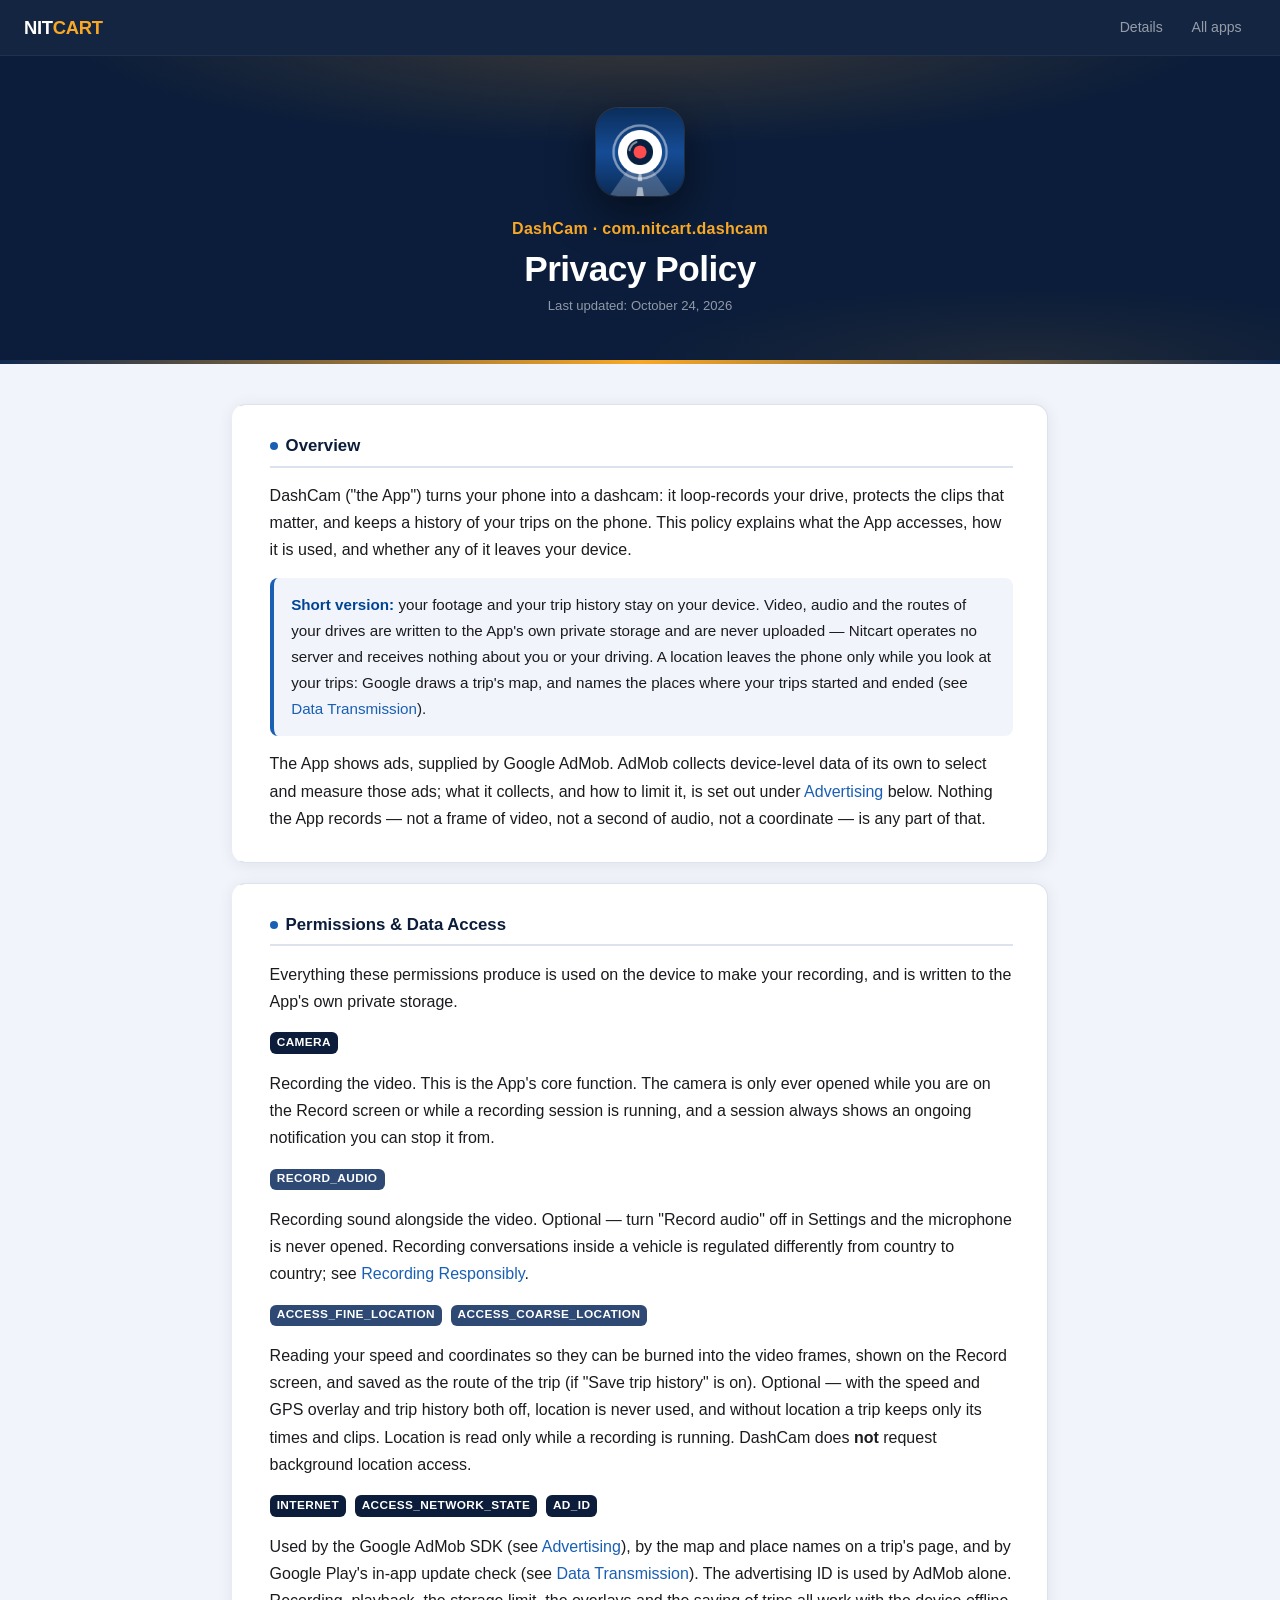
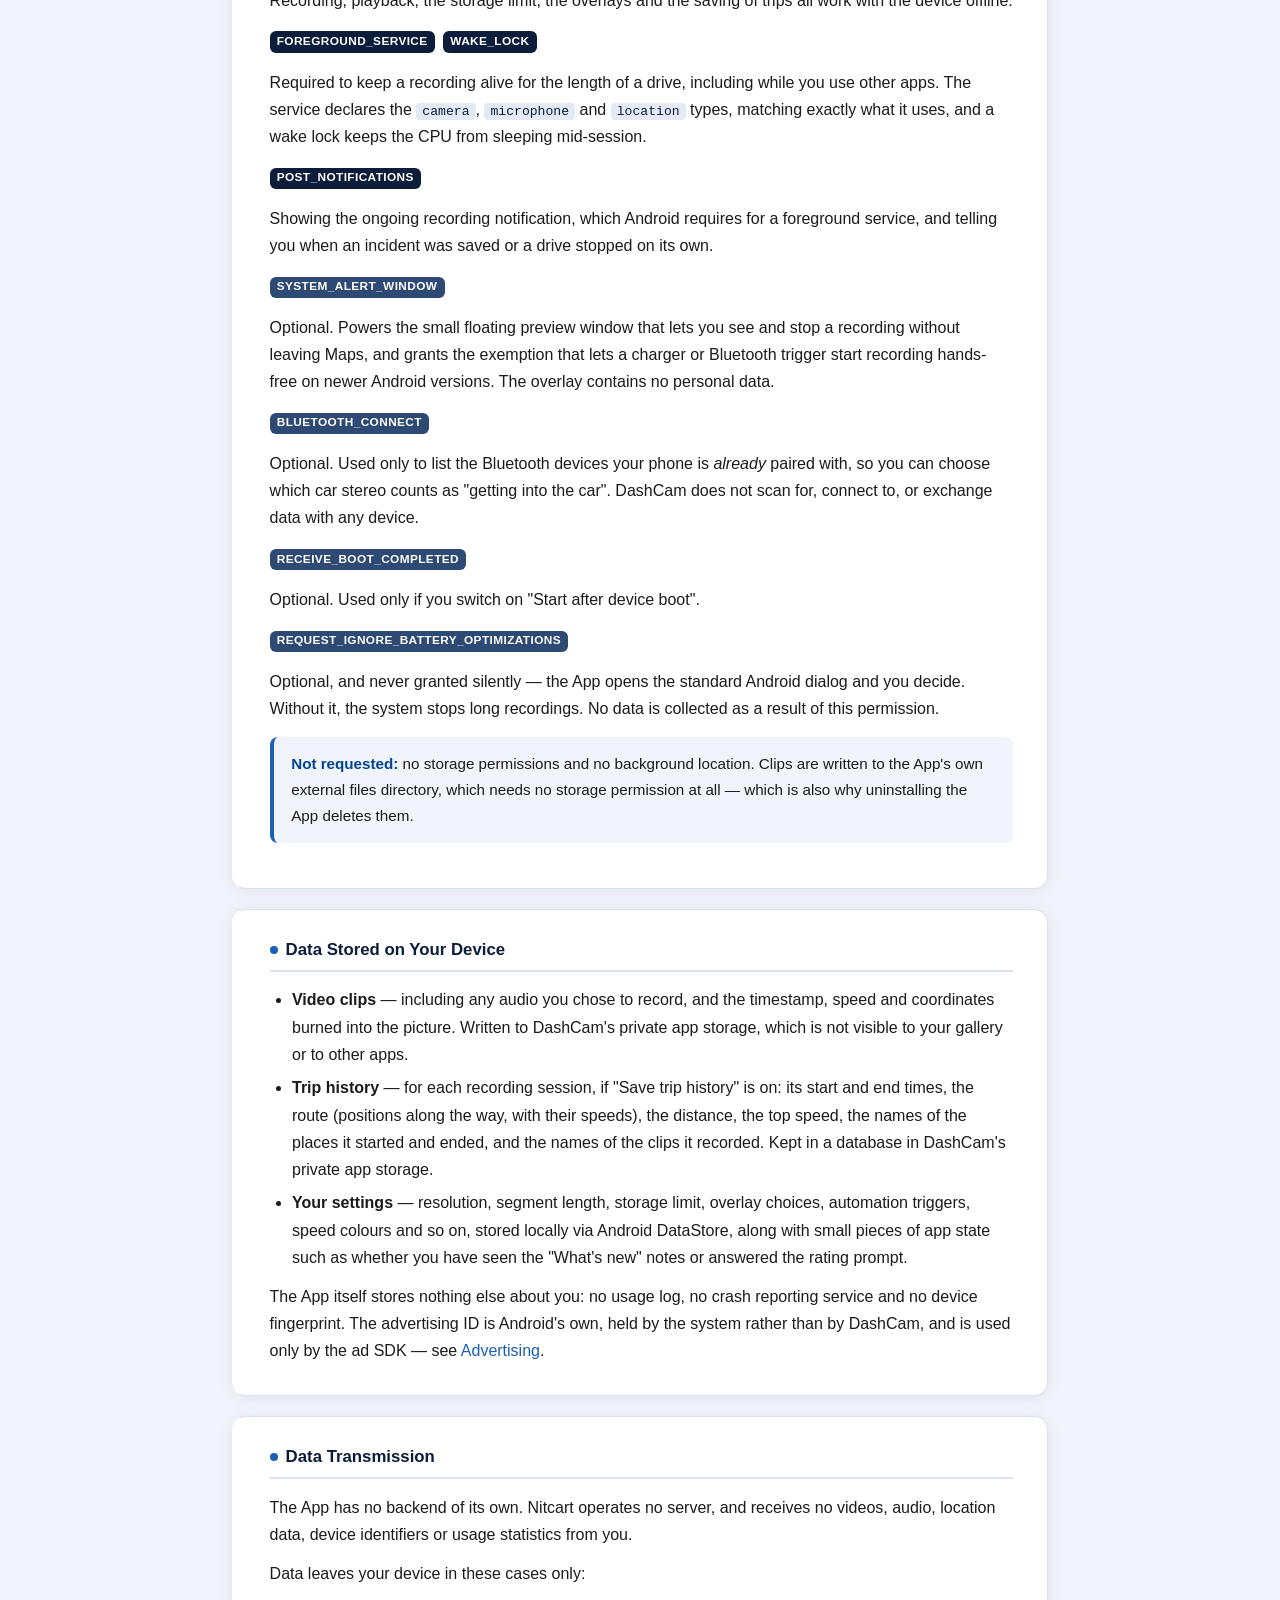
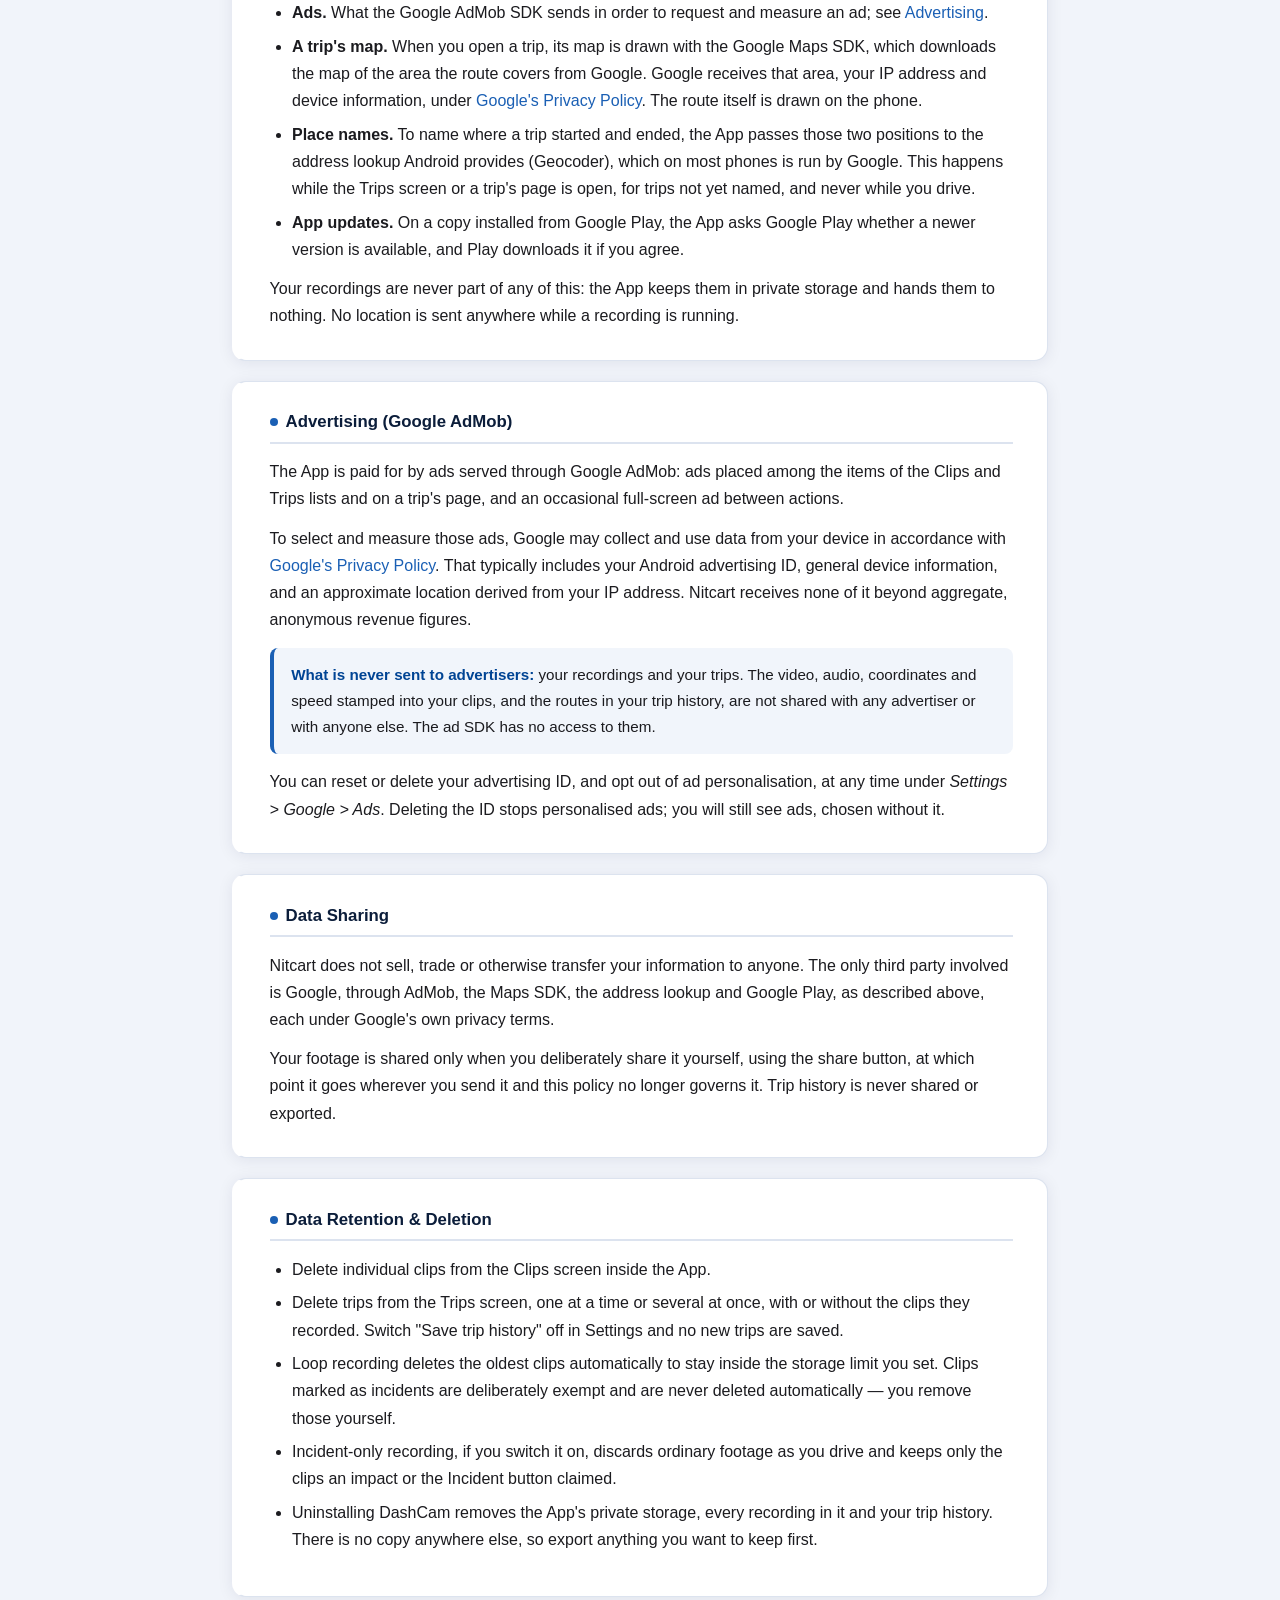
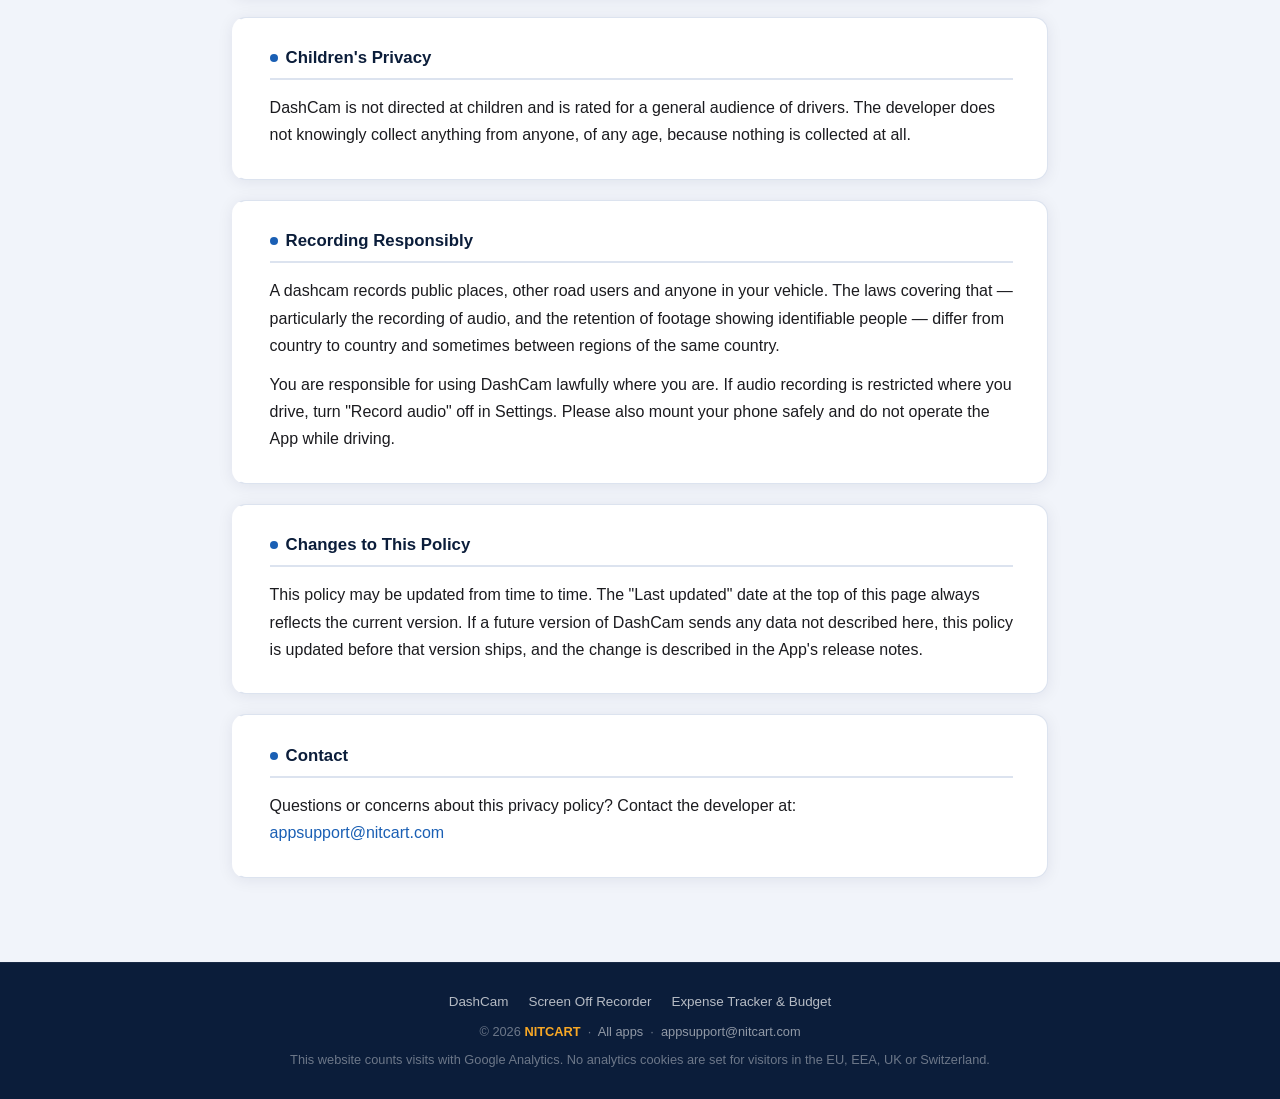
<file: dashcam/privacy-policy.html>
<!DOCTYPE html>
<html lang="en" class="theme-dashcam">

<head>
  <meta charset="UTF-8" />
  <meta name="viewport" content="width=device-width, initial-scale=1.0" />
  <script src="../assets/tag-manager.js"></script>
  <title>DashCam Privacy Policy — Android Dash Cam App | NITCART</title>
  <meta name="description" content="Privacy policy for DashCam for Android. Video, audio and trip history stay on your phone and NITCART runs no server. Ads, Play updates and the trip map use the internet." />
  <meta name="robots" content="index, follow, max-image-preview:large, max-snippet:-1, max-video-preview:-1" />
  <link rel="canonical" href="https://apps.nitcart.com/dashcam/privacy-policy.html" />
  <meta name="theme-color" content="#0b1d3a" />
  <link rel="icon" href="playstore/icon-512.png" type="image/png" sizes="512x512" />
  <link rel="apple-touch-icon" href="playstore/icon-512.png" />

  <meta property="og:type" content="website" />
  <meta property="og:site_name" content="NITCART Apps" />
  <meta property="og:locale" content="en_US" />
  <meta property="og:title" content="DashCam Privacy Policy — Android Dash Cam App" />
  <meta property="og:description" content="Privacy policy for DashCam for Android. Video, audio and trip history stay on your phone and NITCART runs no server. Ads, Play updates and the trip map use the internet." />
  <meta property="og:url" content="https://apps.nitcart.com/dashcam/privacy-policy.html" />
  <meta property="og:image" content="https://apps.nitcart.com/assets/og/dashcam.png" />
  <meta property="og:image:width" content="1200" />
  <meta property="og:image:height" content="630" />
  <meta property="og:image:alt" content="DashCam privacy policy" />
  <meta name="twitter:card" content="summary_large_image" />
  <meta name="twitter:title" content="DashCam Privacy Policy — Android Dash Cam App" />
  <meta name="twitter:description" content="Privacy policy for DashCam for Android. Video, audio and trip history stay on your phone and NITCART runs no server. Ads, Play updates and the trip map use the internet." />
  <meta name="twitter:image" content="https://apps.nitcart.com/assets/og/dashcam.png" />
  <meta name="twitter:image:alt" content="DashCam privacy policy" />

  <link rel="preconnect" href="https://cdn.jsdelivr.net" crossorigin />
  <link rel="stylesheet" href="https://cdn.jsdelivr.net/npm/bootstrap@5.3.8/dist/css/bootstrap.min.css" integrity="sha384-sRIl4kxILFvY47J16cr9ZwB07vP4J8+LH7qKQnuqkuIAvNWLzeN8tE5YBujZqJLB" crossorigin="anonymous" />
  <link rel="stylesheet" href="../assets/nitcart.css" />
</head>

<body>

  <nav class="navbar navbar-expand sticky-top site-nav policy-nav" data-bs-theme="dark">
    <div class="container-fluid px-3 px-lg-4">
      <a href="/" class="navbar-brand">NIT<span>CART</span></a>
      <ul class="navbar-nav ms-auto">
        <li class="nav-item"><a class="nav-link" href="./">Details</a></li>
        <li class="nav-item"><a class="nav-link" href="/">All apps</a></li>
      </ul>
    </div>
  </nav>

  <header class="hero policy-hero">
    <div class="container">
      <img class="hero-icon" src="playstore/icon-512.png" width="88" height="88" alt="DashCam icon" />
      <div class="policy-app">DashCam &middot; com.nitcart.dashcam</div>
      <h1>Privacy Policy</h1>
      <div class="policy-date">Last updated: October 24, 2026</div>
    </div>
  </header>

  <div class="accent-bar"></div>

  <main class="policy-body">
    <div class="container">

    <section class="card policy-card">
      <div class="card-body">
      <h2>Overview</h2>
      <p>
        DashCam ("the App") turns your phone into a dashcam: it loop-records your drive, protects
        the clips that matter, and keeps a history of your trips on the phone. This policy explains
        what the App accesses, how it is used, and whether any of it leaves your device.
      </p>
      <div class="highlight-box">
        <strong>Short version:</strong> your footage and your trip history stay on your device.
        Video, audio and the routes of your drives are written to the App's own private storage
        and are never uploaded &mdash; Nitcart operates no server and receives nothing about you
        or your driving. A location leaves the phone only while you look at your trips: Google
        draws a trip's map, and names the places where your trips started and ended (see
        <a href="#transmission">Data Transmission</a>).
      </div>
      <p>
        The App shows ads, supplied by Google AdMob. AdMob collects device-level data of its own to
        select and measure those ads; what it collects, and how to limit it, is set out under
        <a href="#advertising">Advertising</a> below. Nothing the App records &mdash; not a frame
        of video, not a second of audio, not a coordinate &mdash; is any part of that.
      </p>
    </div>
    </section>

    <section class="card policy-card">
      <div class="card-body">
      <h2>Permissions &amp; Data Access</h2>
      <p>
        Everything these permissions produce is used on the device to make your recording, and is
        written to the App's own private storage.
      </p>

      <p><span class="badge perm-badge">CAMERA</span></p>
      <p>
        Recording the video. This is the App's core function. The camera is only ever opened while
        you are on the Record screen or while a recording session is running, and a session always
        shows an ongoing notification you can stop it from.
      </p>

      <p><span class="badge perm-badge perm-optional">RECORD_AUDIO</span></p>
      <p>
        Recording sound alongside the video. Optional — turn "Record audio" off in Settings and the
        microphone is never opened. Recording conversations inside a vehicle is regulated
        differently from country to country; see <a href="#responsibility">Recording Responsibly</a>.
      </p>

      <p>
        <span class="badge perm-badge perm-optional">ACCESS_FINE_LOCATION</span>
        <span class="badge perm-badge perm-optional">ACCESS_COARSE_LOCATION</span>
      </p>
      <p>
        Reading your speed and coordinates so they can be burned into the video frames, shown on
        the Record screen, and saved as the route of the trip (if "Save trip history" is on). Optional
        — with the speed and GPS overlay and trip history both off, location is never used, and
        without location a trip keeps only its times and clips. Location is read only while a
        recording is running. DashCam does <strong>not</strong> request background location access.
      </p>
      <p>
        <span class="badge perm-badge">INTERNET</span>
        <span class="badge perm-badge">ACCESS_NETWORK_STATE</span>
        <span class="badge perm-badge">AD_ID</span>
      </p>
      <p>
        Used by the Google AdMob SDK (see <a href="#advertising">Advertising</a>), by the map and
        place names on a trip's page, and by Google Play's in-app update check (see
        <a href="#transmission">Data Transmission</a>). The advertising ID is used by AdMob alone.
        Recording, playback, the storage limit, the overlays and the saving of trips all work with
        the device offline.
      </p>


      <p>
        <span class="badge perm-badge">FOREGROUND_SERVICE</span>
        <span class="badge perm-badge">WAKE_LOCK</span>
      </p>
      <p>
        Required to keep a recording alive for the length of a drive, including while you use other
        apps. The service declares the <code>camera</code>, <code>microphone</code> and
        <code>location</code> types, matching exactly what it uses, and a wake lock keeps the CPU
        from sleeping mid-session.
      </p>

      <p><span class="badge perm-badge">POST_NOTIFICATIONS</span></p>
      <p>
        Showing the ongoing recording notification, which Android requires for a foreground service,
        and telling you when an incident was saved or a drive stopped on its own.
      </p>

      <p><span class="badge perm-badge perm-optional">SYSTEM_ALERT_WINDOW</span></p>
      <p>
        Optional. Powers the small floating preview window that lets you see and stop a recording
        without leaving Maps, and grants the exemption that lets a charger or Bluetooth trigger start
        recording hands-free on newer Android versions. The overlay contains no personal data.
      </p>

      <p><span class="badge perm-badge perm-optional">BLUETOOTH_CONNECT</span></p>
      <p>
        Optional. Used only to list the Bluetooth devices your phone is <em>already</em> paired with,
        so you can choose which car stereo counts as "getting into the car". DashCam does not scan
        for, connect to, or exchange data with any device.
      </p>

      <p><span class="badge perm-badge perm-optional">RECEIVE_BOOT_COMPLETED</span></p>
      <p>Optional. Used only if you switch on "Start after device boot".</p>

      <p><span class="badge perm-badge perm-optional">REQUEST_IGNORE_BATTERY_OPTIMIZATIONS</span></p>
      <p>
        Optional, and never granted silently — the App opens the standard Android dialog and you
        decide. Without it, the system stops long recordings. No data is collected as a result of
        this permission.
      </p>

      <div class="highlight-box">
        <strong>Not requested:</strong> no storage permissions and no background location. Clips
        are written to the App's own external files directory, which needs no storage permission
        at all &mdash; which is also why uninstalling the App deletes them.
      </div>
    </div>
    </section>

    <section class="card policy-card">
      <div class="card-body">
      <h2>Data Stored on Your Device</h2>
      <ul>
        <li>
          <strong>Video clips</strong> — including any audio you chose to record, and the timestamp,
          speed and coordinates burned into the picture. Written to DashCam's private app storage,
          which is not visible to your gallery or to other apps.
        </li>
        <li>
          <strong>Trip history</strong> — for each recording session, if "Save trip history" is on:
          its start and end times, the route (positions along the way, with their speeds), the
          distance, the top speed, the names of the places it started and ended, and the names of
          the clips it recorded. Kept in a database in DashCam's private app storage.
        </li>
        <li>
          <strong>Your settings</strong> — resolution, segment length, storage limit, overlay
          choices, automation triggers, speed colours and so on, stored locally via Android
          DataStore, along with small pieces of app state such as whether you have seen the "What's
          new" notes or answered the rating prompt.
        </li>
      </ul>
      <p>
        The App itself stores nothing else about you: no usage log, no crash reporting service and
        no device fingerprint. The advertising ID is Android's own, held by the system rather
        than by DashCam, and is used only by the ad SDK &mdash; see
        <a href="#advertising">Advertising</a>.
      </p>
    </div>
    </section>

    <section class="card policy-card" id="transmission">
      <div class="card-body">
      <h2>Data Transmission</h2>
      <p>
        The App has no backend of its own. Nitcart operates no server, and receives no videos,
        audio, location data, device identifiers or usage statistics from you.
      </p>
      <p>Data leaves your device in these cases only:</p>
      <ul>
        <li>
          <strong>Ads.</strong> What the Google AdMob SDK sends in order to request and measure an
          ad; see <a href="#advertising">Advertising</a>.
        </li>
        <li>
          <strong>A trip's map.</strong> When you open a trip, its map is drawn with the Google
          Maps SDK, which downloads the map of the area the route covers from Google. Google
          receives that area, your IP address and device information, under
          <a href="https://policies.google.com/privacy" target="_blank" rel="noopener">Google's Privacy Policy</a>.
          The route itself is drawn on the phone.
        </li>
        <li>
          <strong>Place names.</strong> To name where a trip started and ended, the App passes those
          two positions to the address lookup Android provides (Geocoder), which on most phones is
          run by Google. This happens while the Trips screen or a trip's page is open, for trips
          not yet named, and never while you drive.
        </li>
        <li>
          <strong>App updates.</strong> On a copy installed from Google Play, the App asks Google
          Play whether a newer version is available, and Play downloads it if you agree.
        </li>
      </ul>
      <p>
        Your recordings are never part of any of this: the App keeps them in private storage and
        hands them to nothing. No location is sent anywhere while a recording is running.
      </p>
    </div>
    </section>

    <section class="card policy-card" id="advertising">
      <div class="card-body">
      <h2>Advertising (Google AdMob)</h2>
      <p>
        The App is paid for by ads served through Google AdMob: ads placed among the items of the
        Clips and Trips lists and on a trip's page, and an occasional full-screen ad between
        actions.
      </p>
      <p>
        To select and measure those ads, Google may collect and use data from your device in
        accordance with
        <a href="https://policies.google.com/privacy" target="_blank" rel="noopener">Google's Privacy Policy</a>.
        That typically includes your Android advertising ID, general device information, and an
        approximate location derived from your IP address. Nitcart receives none of it beyond
        aggregate, anonymous revenue figures.
      </p>
      <div class="highlight-box">
        <strong>What is never sent to advertisers:</strong> your recordings and your trips. The
        video, audio, coordinates and speed stamped into your clips, and the routes in your trip
        history, are not shared with any advertiser or with anyone else. The ad SDK has no access
        to them.
      </div>
      <p>
        You can reset or delete your advertising ID, and opt out of ad personalisation, at any
        time under <em>Settings &gt; Google &gt; Ads</em>. Deleting the ID stops personalised ads;
        you will still see ads, chosen without it.
      </p>
    </div>
    </section>

    <section class="card policy-card">
      <div class="card-body">
      <h2>Data Sharing</h2>
      <p>
        Nitcart does not sell, trade or otherwise transfer your information to anyone. The only
        third party involved is Google, through AdMob, the Maps SDK, the address lookup and Google
        Play, as described above, each under Google's own privacy terms.
      </p>
      <p>
        Your footage is shared only when you deliberately share it yourself, using the share
        button, at which point it goes wherever you send it and this policy no longer governs it.
        Trip history is never shared or exported.
      </p>
    </div>
    </section>

    <section class="card policy-card">
      <div class="card-body">
      <h2>Data Retention &amp; Deletion</h2>
      <ul>
        <li>Delete individual clips from the Clips screen inside the App.</li>
        <li>
          Delete trips from the Trips screen, one at a time or several at once, with or without the
          clips they recorded. Switch "Save trip history" off in Settings and no new trips are
          saved.
        </li>
        <li>
          Loop recording deletes the oldest clips automatically to stay inside the storage limit you
          set. Clips marked as incidents are deliberately exempt and are never deleted
          automatically — you remove those yourself.
        </li>
        <li>
          Incident-only recording, if you switch it on, discards ordinary footage as you drive and
          keeps only the clips an impact or the Incident button claimed.
        </li>
        <li>
          Uninstalling DashCam removes the App's private storage, every recording in it and your
          trip history. There is no copy anywhere else, so export anything you want to keep first.
        </li>
      </ul>
    </div>
    </section>

    <section class="card policy-card">
      <div class="card-body">
      <h2>Children's Privacy</h2>
      <p>
        DashCam is not directed at children and is rated for a general audience of drivers. The
        developer does not knowingly collect anything from anyone, of any age, because nothing is
        collected at all.
      </p>
    </div>
    </section>

    <section class="card policy-card" id="responsibility">
      <div class="card-body">
      <h2>Recording Responsibly</h2>
      <p>
        A dashcam records public places, other road users and anyone in your vehicle. The laws
        covering that — particularly the recording of audio, and the retention of footage showing
        identifiable people — differ from country to country and sometimes between regions of the
        same country.
      </p>
      <p>
        You are responsible for using DashCam lawfully where you are. If audio recording is
        restricted where you drive, turn "Record audio" off in Settings. Please also mount your phone
        safely and do not operate the App while driving.
      </p>
    </div>
    </section>

    <section class="card policy-card">
      <div class="card-body">
      <h2>Changes to This Policy</h2>
      <p>
        This policy may be updated from time to time. The "Last updated" date at the top of this page
        always reflects the current version. If a future version of DashCam sends any data not
        described here, this policy is updated before that version ships, and the change is
        described in the App's release notes.
      </p>
    </div>
    </section>

    <section class="card policy-card">
      <div class="card-body">
      <h2>Contact</h2>
      <p>
        Questions or concerns about this privacy policy? Contact the developer at:<br />
        <a href="mailto:appsupport@nitcart.com">appsupport@nitcart.com</a>
      </p>
    </div>
    </section>

    </div>
  </main>

  <footer class="site-footer">
    <div class="container">
      <nav class="footer-links" aria-label="NITCART apps">
        <a href="/dashcam/">DashCam</a>
        <a href="/screen-off-recorder/">Screen Off Recorder</a>
        <a href="/expense-tracker/">Expense Tracker &amp; Budget</a>
      </nav>
      <p>
        &copy; 2026 <span class="brand">NITCART</span> &nbsp;·&nbsp;
        <a href="/">All apps</a> &nbsp;·&nbsp;
        <a href="mailto:appsupport@nitcart.com">appsupport@nitcart.com</a>
      </p>
      <p class="footer-note">This website counts visits with Google Analytics. No analytics cookies are set for visitors in the EU, EEA, UK or Switzerland.</p>
    </div>
  </footer>

  <script type="application/ld+json">
  {
    "@context": "https://schema.org",
    "@graph": [
      {
        "@type": "Organization",
        "@id": "https://apps.nitcart.com/#organization",
        "name": "NITCART",
        "url": "https://apps.nitcart.com/",
        "logo": {
          "@type": "ImageObject",
          "url": "https://apps.nitcart.com/assets/nitcart-logo.png",
          "width": 512,
          "height": 512
        },
        "email": "appsupport@nitcart.com",
        "sameAs": [
          "https://play.google.com/store/apps/developer?id=NITCART"
        ]
      },
      {
        "@type": "WebPage",
        "@id": "https://apps.nitcart.com/dashcam/privacy-policy.html#webpage",
        "url": "https://apps.nitcart.com/dashcam/privacy-policy.html",
        "name": "DashCam Privacy Policy — Android Dash Cam App | NITCART",
        "description": "Privacy policy for DashCam for Android. Video, audio and trip history stay on your phone and NITCART runs no server. Ads, Play updates and the trip map use the internet.",
        "inLanguage": "en",
        "isPartOf": {
          "@id": "https://apps.nitcart.com/#website"
        },
        "about": {
          "@id": "https://apps.nitcart.com/dashcam/#app"
        },
        "publisher": {
          "@id": "https://apps.nitcart.com/#organization"
        },
        "dateModified": "2026-10-24",
        "breadcrumb": {
          "@id": "https://apps.nitcart.com/dashcam/privacy-policy.html#breadcrumb"
        }
      },
      {
        "@type": "BreadcrumbList",
        "@id": "https://apps.nitcart.com/dashcam/privacy-policy.html#breadcrumb",
        "itemListElement": [
          {
            "@type": "ListItem",
            "position": 1,
            "name": "NITCART Apps",
            "item": "https://apps.nitcart.com/"
          },
          {
            "@type": "ListItem",
            "position": 2,
            "name": "DashCam",
            "item": "https://apps.nitcart.com/dashcam/"
          },
          {
            "@type": "ListItem",
            "position": 3,
            "name": "Privacy Policy",
            "item": "https://apps.nitcart.com/dashcam/privacy-policy.html"
          }
        ]
      }
    ]
  }
  </script>

</body>

</html>
</file>
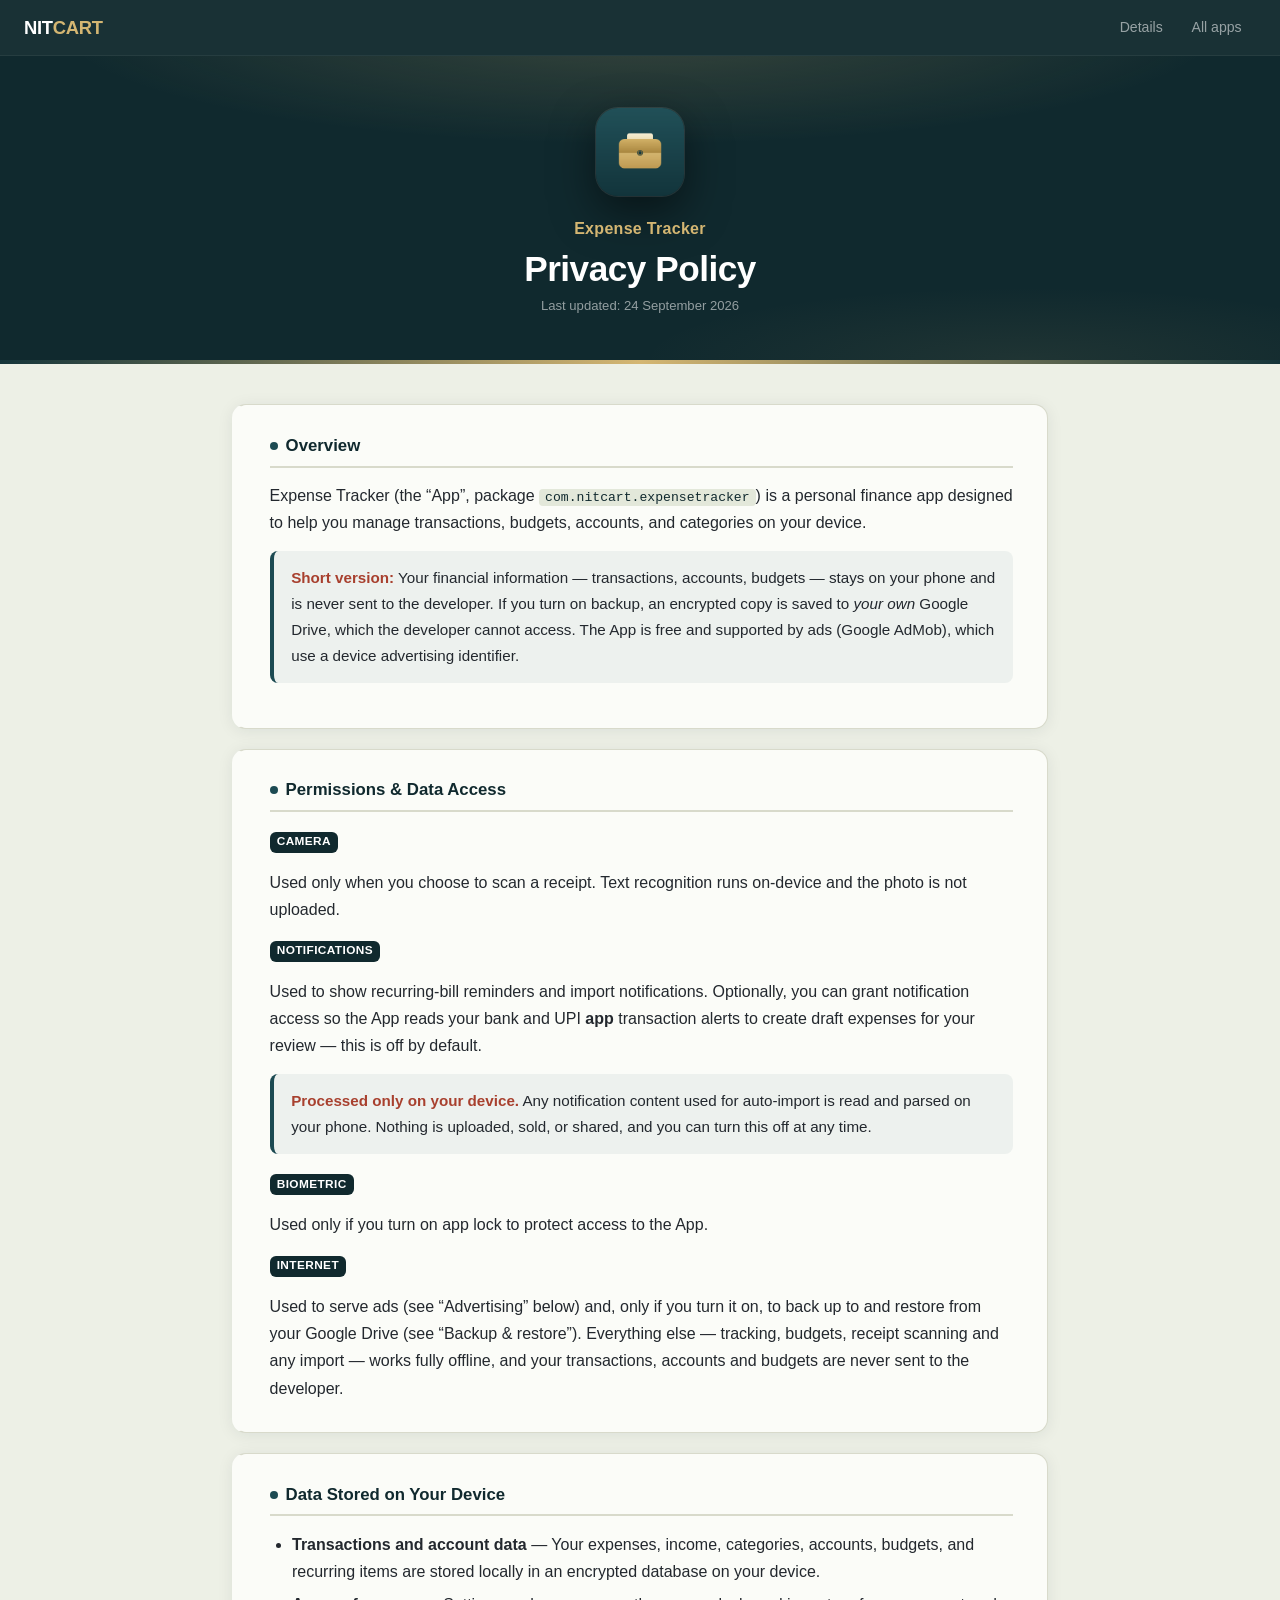
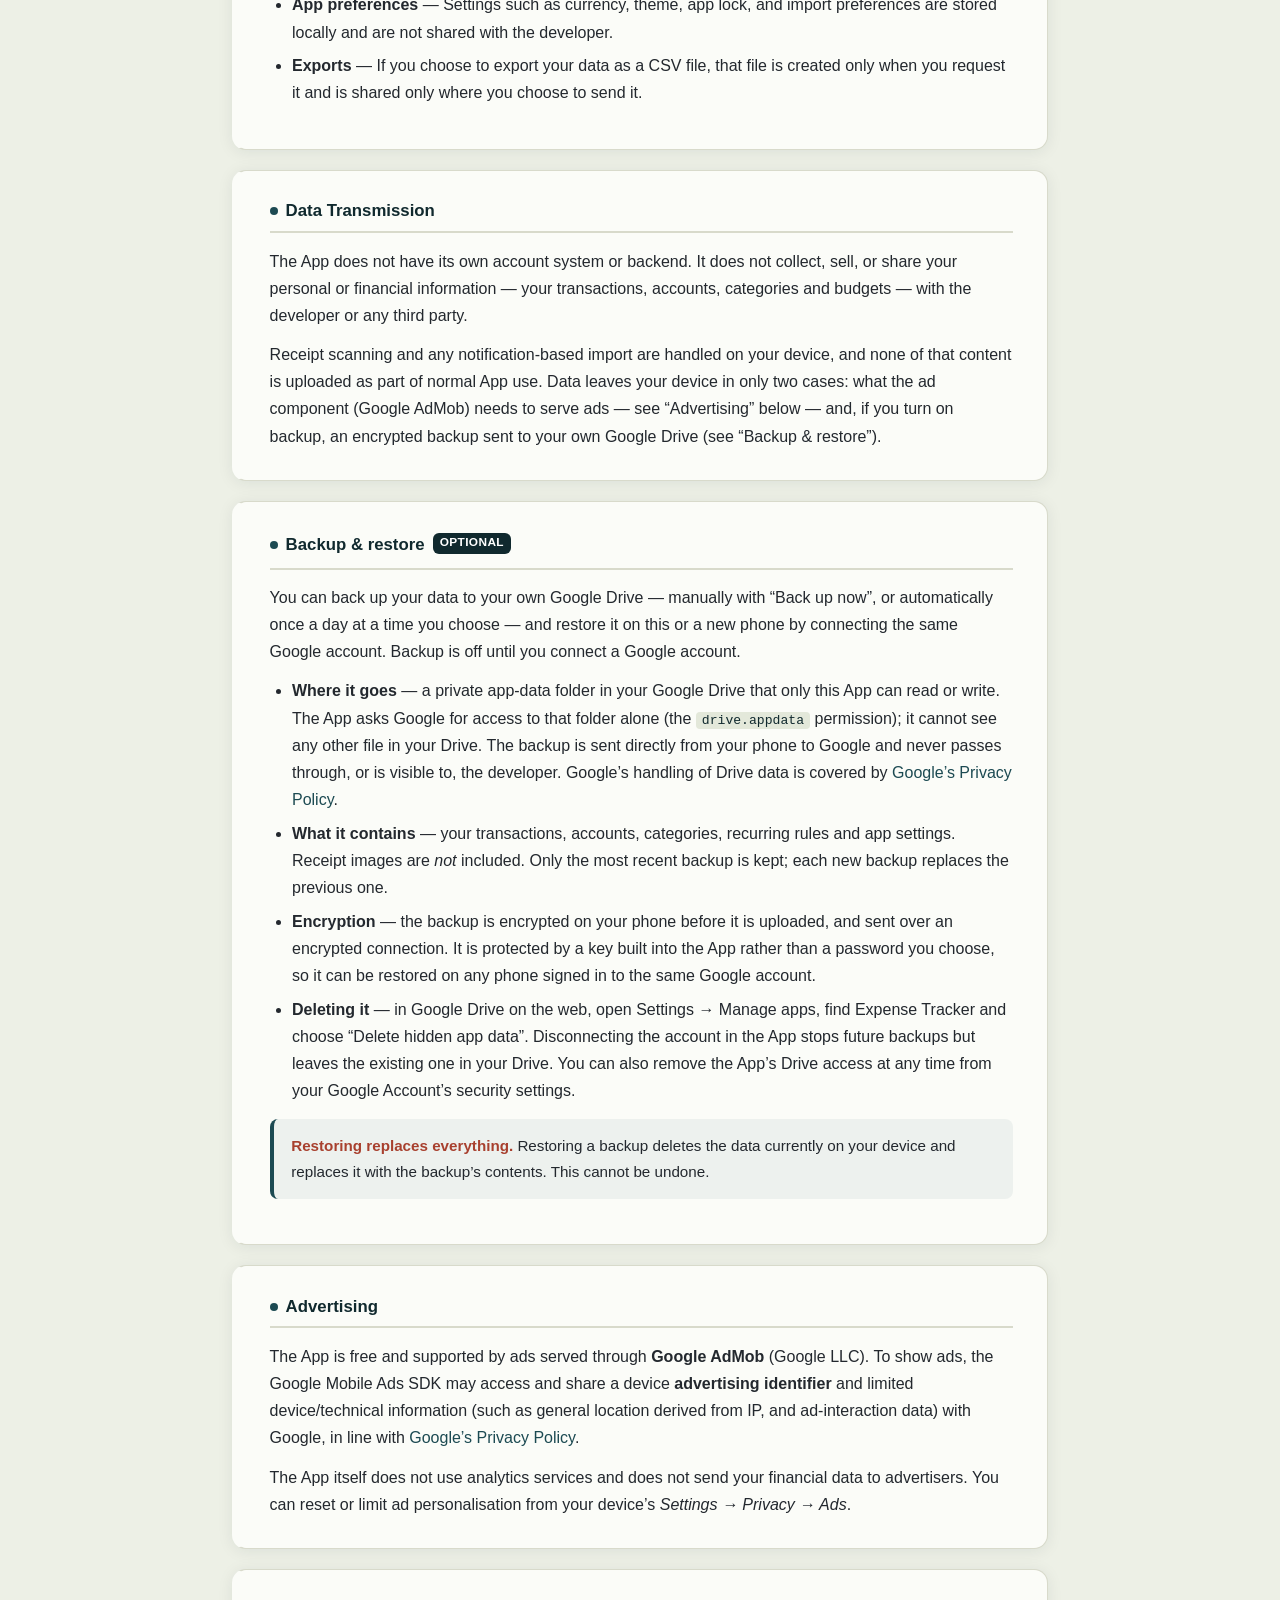
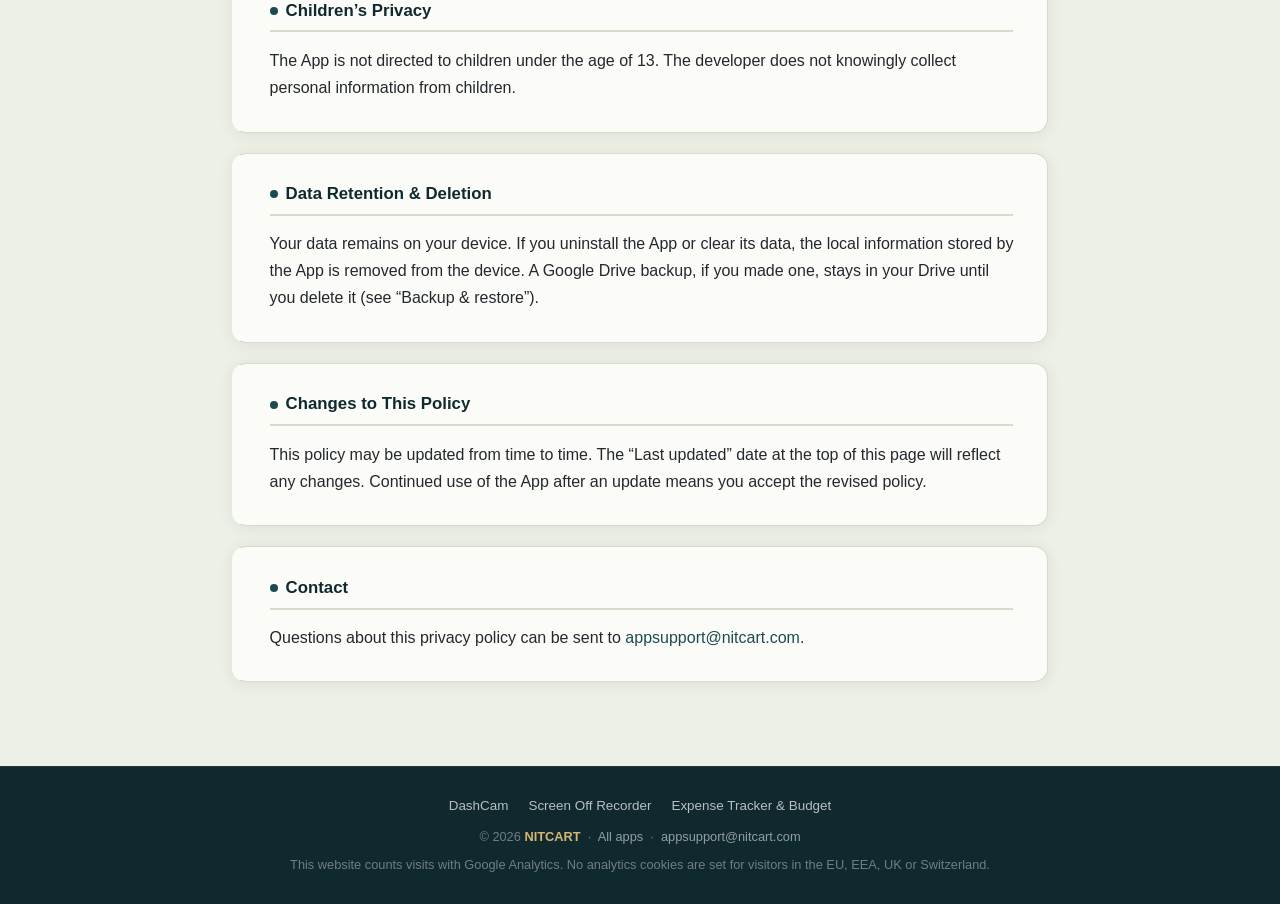
<file: expense-tracker/privacy-policy.html>
<!DOCTYPE html>
<html lang="en" class="theme-expense-tracker">
<head>
  <meta charset="UTF-8" />
  <meta name="viewport" content="width=device-width, initial-scale=1.0" />
  <script src="../assets/tag-manager.js"></script>
  <title>Expense Tracker &amp; Budget Privacy Policy | NITCART</title>
  <meta name="description" content="Privacy policy for Expense Tracker &amp; Budget for Android. Transactions, accounts and budgets stay in an encrypted database on your phone, with an optional encrypted backup to your own Google Drive." />
  <meta name="robots" content="index, follow, max-image-preview:large, max-snippet:-1, max-video-preview:-1" />
  <link rel="canonical" href="https://apps.nitcart.com/expense-tracker/privacy-policy.html" />
  <meta name="theme-color" content="#10292e" />
  <link rel="icon" href="playstore/icon-512.png" type="image/png" sizes="512x512" />
  <link rel="apple-touch-icon" href="playstore/icon-512.png" />

  <meta property="og:type" content="website" />
  <meta property="og:site_name" content="NITCART Apps" />
  <meta property="og:locale" content="en_US" />
  <meta property="og:title" content="Expense Tracker & Budget Privacy Policy" />
  <meta property="og:description" content="Privacy policy for Expense Tracker &amp; Budget for Android. Transactions, accounts and budgets stay in an encrypted database on your phone, with an optional encrypted backup to your own Google Drive." />
  <meta property="og:url" content="https://apps.nitcart.com/expense-tracker/privacy-policy.html" />
  <meta property="og:image" content="https://apps.nitcart.com/assets/og/expense-tracker.png" />
  <meta property="og:image:width" content="1200" />
  <meta property="og:image:height" content="630" />
  <meta property="og:image:alt" content="Expense Tracker & Budget privacy policy" />
  <meta name="twitter:card" content="summary_large_image" />
  <meta name="twitter:title" content="Expense Tracker & Budget Privacy Policy" />
  <meta name="twitter:description" content="Privacy policy for Expense Tracker &amp; Budget for Android. Transactions, accounts and budgets stay in an encrypted database on your phone, with an optional encrypted backup to your own Google Drive." />
  <meta name="twitter:image" content="https://apps.nitcart.com/assets/og/expense-tracker.png" />
  <meta name="twitter:image:alt" content="Expense Tracker & Budget privacy policy" />

  <link rel="preconnect" href="https://cdn.jsdelivr.net" crossorigin />
  <link rel="stylesheet" href="https://cdn.jsdelivr.net/npm/bootstrap@5.3.8/dist/css/bootstrap.min.css" integrity="sha384-sRIl4kxILFvY47J16cr9ZwB07vP4J8+LH7qKQnuqkuIAvNWLzeN8tE5YBujZqJLB" crossorigin="anonymous" />
  <link rel="stylesheet" href="../assets/nitcart.css" />
</head>
<body>
  <nav class="navbar navbar-expand sticky-top site-nav policy-nav" data-bs-theme="dark">
    <div class="container-fluid px-3 px-lg-4">
      <a href="/" class="navbar-brand">NIT<span>CART</span></a>
      <ul class="navbar-nav ms-auto">
        <li class="nav-item"><a class="nav-link" href="./">Details</a></li>
        <li class="nav-item"><a class="nav-link" href="/">All apps</a></li>
      </ul>
    </div>
  </nav>

  <header class="hero policy-hero">
    <div class="container">
      <img class="hero-icon" src="playstore/icon-512.png" width="88" height="88" alt="Expense Tracker icon" />
      <div class="policy-app">Expense Tracker</div>
      <h1>Privacy Policy</h1>
      <div class="policy-date">Last updated: 24 September 2026</div>
    </div>
  </header>

  <div class="accent-bar"></div>

  <main class="policy-body">
    <div class="container">
    <section class="card policy-card">
      <div class="card-body">
      <h2>Overview</h2>
      <p>
        Expense Tracker (the “App”, package <code>com.nitcart.expensetracker</code>) is a personal finance app designed to help you manage transactions, budgets, accounts, and categories on your device.
      </p>
      <div class="highlight-box">
        <strong>Short version:</strong> Your financial information &mdash; transactions, accounts, budgets &mdash; stays on your phone and is never sent to the developer. If you turn on backup, an encrypted copy is saved to <em>your own</em> Google Drive, which the developer cannot access. The App is free and supported by ads (Google AdMob), which use a device advertising identifier.
      </div>
    </div>
    </section>

    <section class="card policy-card">
      <div class="card-body">
      <h2>Permissions &amp; Data Access</h2>

      <p><span class="badge perm-badge">CAMERA</span></p>
      <p>
        Used only when you choose to scan a receipt. Text recognition runs on-device and the photo is not uploaded.
      </p>

      <p><span class="badge perm-badge">NOTIFICATIONS</span></p>
      <p>
        Used to show recurring-bill reminders and import notifications. Optionally, you can grant notification access so the App reads your bank and UPI <strong>app</strong> transaction alerts to create draft expenses for your review &mdash; this is off by default.
      </p>
      <div class="highlight-box">
        <strong>Processed only on your device.</strong> Any notification content used for auto-import is read and parsed on your phone. Nothing is uploaded, sold, or shared, and you can turn this off at any time.
      </div>

      <p><span class="badge perm-badge">BIOMETRIC</span></p>
      <p>
        Used only if you turn on app lock to protect access to the App.
      </p>

      <p><span class="badge perm-badge">INTERNET</span></p>
      <p>
        Used to serve ads (see &ldquo;Advertising&rdquo; below) and, only if you turn it on, to back up to and restore from your Google Drive (see &ldquo;Backup &amp; restore&rdquo;). Everything else &mdash; tracking, budgets, receipt scanning and any import &mdash; works fully offline, and your transactions, accounts and budgets are never sent to the developer.
      </p>
    </div>
    </section>

    <section class="card policy-card">
      <div class="card-body">
      <h2>Data Stored on Your Device</h2>
      <ul>
        <li>
          <strong>Transactions and account data</strong> — Your expenses, income, categories, accounts, budgets, and recurring items are stored locally in an encrypted database on your device.
        </li>
        <li>
          <strong>App preferences</strong> — Settings such as currency, theme, app lock, and import preferences are stored locally and are not shared with the developer.
        </li>
        <li>
          <strong>Exports</strong> — If you choose to export your data as a CSV file, that file is created only when you request it and is shared only where you choose to send it.
        </li>
      </ul>
    </div>
    </section>

    <section class="card policy-card">
      <div class="card-body">
      <h2>Data Transmission</h2>
      <p>
        The App does not have its own account system or backend. It does not collect, sell, or share your personal or financial information &mdash; your transactions, accounts, categories and budgets &mdash; with the developer or any third party.
      </p>
      <p>
        Receipt scanning and any notification-based import are handled on your device, and none of that content is uploaded as part of normal App use. Data leaves your device in only two cases: what the ad component (Google AdMob) needs to serve ads &mdash; see &ldquo;Advertising&rdquo; below &mdash; and, if you turn on backup, an encrypted backup sent to your own Google Drive (see &ldquo;Backup &amp; restore&rdquo;).
      </p>
    </div>
    </section>

    <section class="card policy-card">
      <div class="card-body">
      <h2>Backup &amp; restore <span class="badge perm-badge">OPTIONAL</span></h2>
      <p>
        You can back up your data to your own Google Drive &mdash; manually with &ldquo;Back up now&rdquo;, or automatically once a day at a time you choose &mdash; and restore it on this or a new phone by connecting the same Google account. Backup is off until you connect a Google account.
      </p>
      <ul>
        <li>
          <strong>Where it goes</strong> &mdash; a private app-data folder in your Google Drive that only this App can read or write. The App asks Google for access to that folder alone (the <code>drive.appdata</code> permission); it cannot see any other file in your Drive. The backup is sent directly from your phone to Google and never passes through, or is visible to, the developer. Google&rsquo;s handling of Drive data is covered by <a href="https://policies.google.com/privacy" rel="noopener" target="_blank">Google&rsquo;s Privacy Policy</a>.
        </li>
        <li>
          <strong>What it contains</strong> &mdash; your transactions, accounts, categories, recurring rules and app settings. Receipt images are <em>not</em> included. Only the most recent backup is kept; each new backup replaces the previous one.
        </li>
        <li>
          <strong>Encryption</strong> &mdash; the backup is encrypted on your phone before it is uploaded, and sent over an encrypted connection. It is protected by a key built into the App rather than a password you choose, so it can be restored on any phone signed in to the same Google account.
        </li>
        <li>
          <strong>Deleting it</strong> &mdash; in Google Drive on the web, open Settings &rarr; Manage apps, find Expense Tracker and choose &ldquo;Delete hidden app data&rdquo;. Disconnecting the account in the App stops future backups but leaves the existing one in your Drive. You can also remove the App&rsquo;s Drive access at any time from your Google Account&rsquo;s security settings.
        </li>
      </ul>
      <div class="highlight-box">
        <strong>Restoring replaces everything.</strong> Restoring a backup deletes the data currently on your device and replaces it with the backup&rsquo;s contents. This cannot be undone.
      </div>
    </div>
    </section>

    <section class="card policy-card">
      <div class="card-body">
      <h2>Advertising</h2>
      <p>
        The App is free and supported by ads served through <strong>Google AdMob</strong> (Google LLC). To show ads, the Google Mobile Ads SDK may access and share a device <strong>advertising identifier</strong> and limited device/technical information (such as general location derived from IP, and ad-interaction data) with Google, in line with
        <a href="https://policies.google.com/privacy" rel="noopener" target="_blank">Google&rsquo;s Privacy Policy</a>.
      </p>
      <p>
        The App itself does not use analytics services and does not send your financial data to advertisers. You can reset or limit ad personalisation from your device&rsquo;s <em>Settings &rarr; Privacy &rarr; Ads</em>.
      </p>
    </div>
    </section>

    <section class="card policy-card">
      <div class="card-body">
      <h2>Children’s Privacy</h2>
      <p>
        The App is not directed to children under the age of 13. The developer does not knowingly collect personal information from children.
      </p>
    </div>
    </section>

    <section class="card policy-card">
      <div class="card-body">
      <h2>Data Retention &amp; Deletion</h2>
      <p>
        Your data remains on your device. If you uninstall the App or clear its data, the local information stored by the App is removed from the device. A Google Drive backup, if you made one, stays in your Drive until you delete it (see &ldquo;Backup &amp; restore&rdquo;).
      </p>
    </div>
    </section>

    <section class="card policy-card">
      <div class="card-body">
      <h2>Changes to This Policy</h2>
      <p>
        This policy may be updated from time to time. The “Last updated” date at the top of this page will reflect any changes. Continued use of the App after an update means you accept the revised policy.
      </p>
    </div>
    </section>

    <section class="card policy-card">
      <div class="card-body">
      <h2>Contact</h2>
      <p>
        Questions about this privacy policy can be sent to <a href="mailto:appsupport@nitcart.com">appsupport@nitcart.com</a>.
      </p>
    </div>
    </section>
    </div>
  </main>

  <footer class="site-footer">
    <div class="container">
      <nav class="footer-links" aria-label="NITCART apps">
        <a href="/dashcam/">DashCam</a>
        <a href="/screen-off-recorder/">Screen Off Recorder</a>
        <a href="/expense-tracker/">Expense Tracker &amp; Budget</a>
      </nav>
      <p>
        &copy; 2026 <span class="brand">NITCART</span> &nbsp;·&nbsp;
        <a href="/">All apps</a> &nbsp;·&nbsp;
        <a href="mailto:appsupport@nitcart.com">appsupport@nitcart.com</a>
      </p>
      <p class="footer-note">This website counts visits with Google Analytics. No analytics cookies are set for visitors in the EU, EEA, UK or Switzerland.</p>
    </div>
  </footer>

  <script type="application/ld+json">
  {
    "@context": "https://schema.org",
    "@graph": [
      {
        "@type": "Organization",
        "@id": "https://apps.nitcart.com/#organization",
        "name": "NITCART",
        "url": "https://apps.nitcart.com/",
        "logo": {
          "@type": "ImageObject",
          "url": "https://apps.nitcart.com/assets/nitcart-logo.png",
          "width": 512,
          "height": 512
        },
        "email": "appsupport@nitcart.com",
        "sameAs": [
          "https://play.google.com/store/apps/developer?id=NITCART"
        ]
      },
      {
        "@type": "WebPage",
        "@id": "https://apps.nitcart.com/expense-tracker/privacy-policy.html#webpage",
        "url": "https://apps.nitcart.com/expense-tracker/privacy-policy.html",
        "name": "Expense Tracker & Budget Privacy Policy | NITCART",
        "description": "Privacy policy for Expense Tracker & Budget for Android. Transactions, accounts and budgets stay in an encrypted database on your phone, with an optional encrypted backup to your own Google Drive.",
        "inLanguage": "en",
        "isPartOf": {
          "@id": "https://apps.nitcart.com/#website"
        },
        "about": {
          "@id": "https://apps.nitcart.com/expense-tracker/#app"
        },
        "publisher": {
          "@id": "https://apps.nitcart.com/#organization"
        },
        "dateModified": "2026-09-24",
        "breadcrumb": {
          "@id": "https://apps.nitcart.com/expense-tracker/privacy-policy.html#breadcrumb"
        }
      },
      {
        "@type": "BreadcrumbList",
        "@id": "https://apps.nitcart.com/expense-tracker/privacy-policy.html#breadcrumb",
        "itemListElement": [
          {
            "@type": "ListItem",
            "position": 1,
            "name": "NITCART Apps",
            "item": "https://apps.nitcart.com/"
          },
          {
            "@type": "ListItem",
            "position": 2,
            "name": "Expense Tracker & Budget",
            "item": "https://apps.nitcart.com/expense-tracker/"
          },
          {
            "@type": "ListItem",
            "position": 3,
            "name": "Privacy Policy",
            "item": "https://apps.nitcart.com/expense-tracker/privacy-policy.html"
          }
        ]
      }
    ]
  }
  </script>

</body>
</html>
</file>
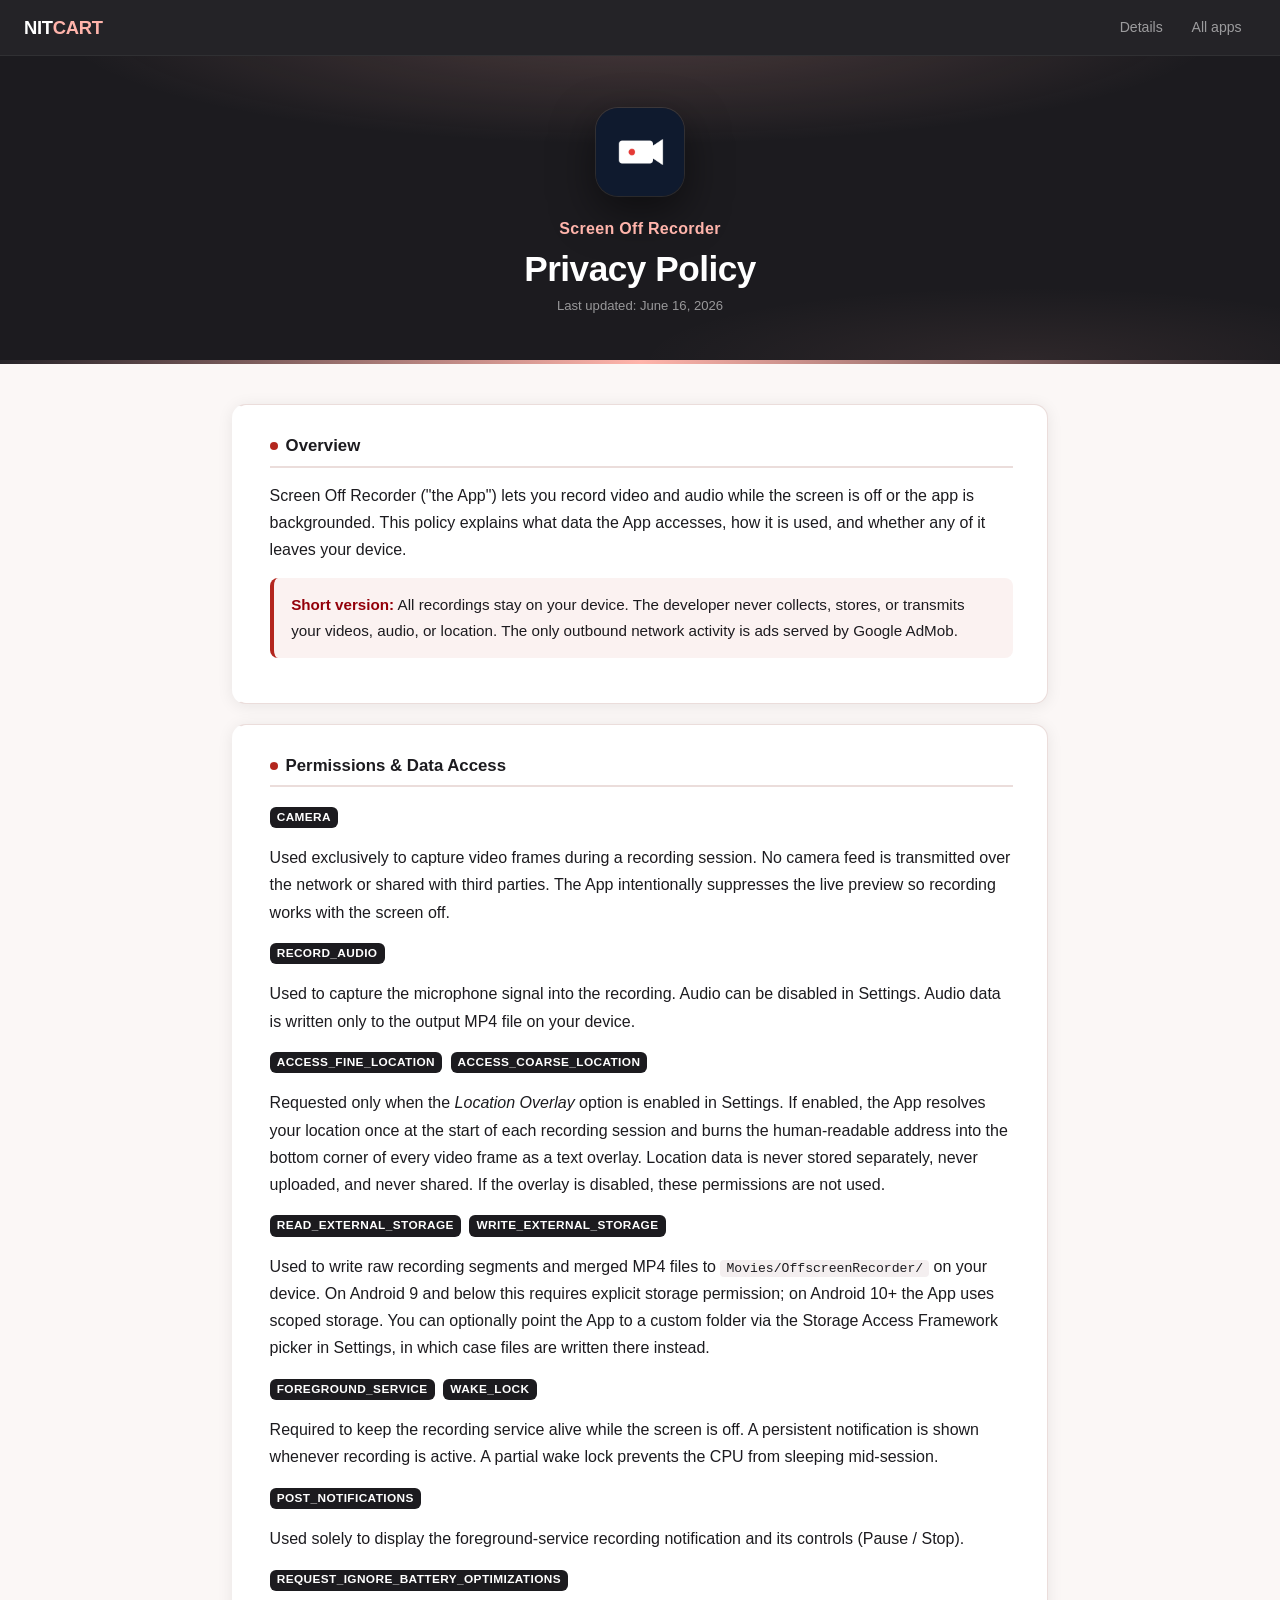
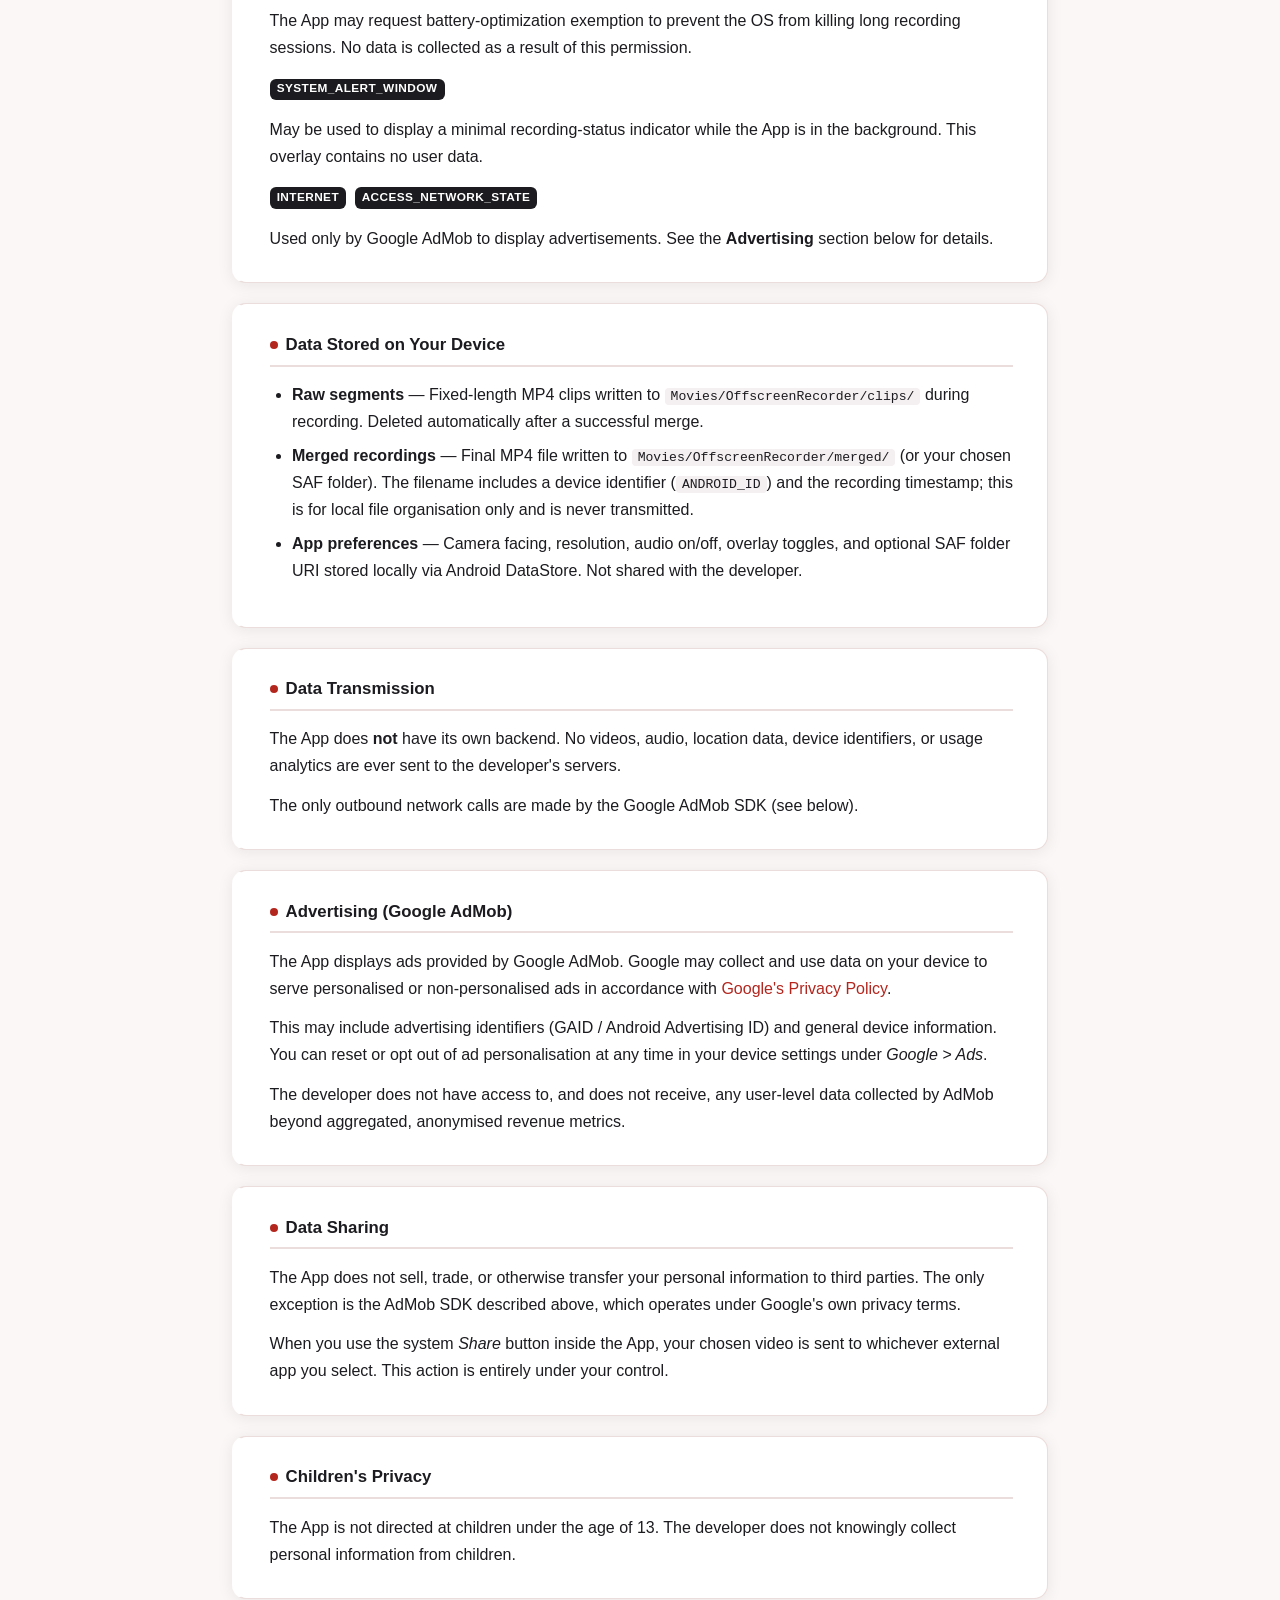
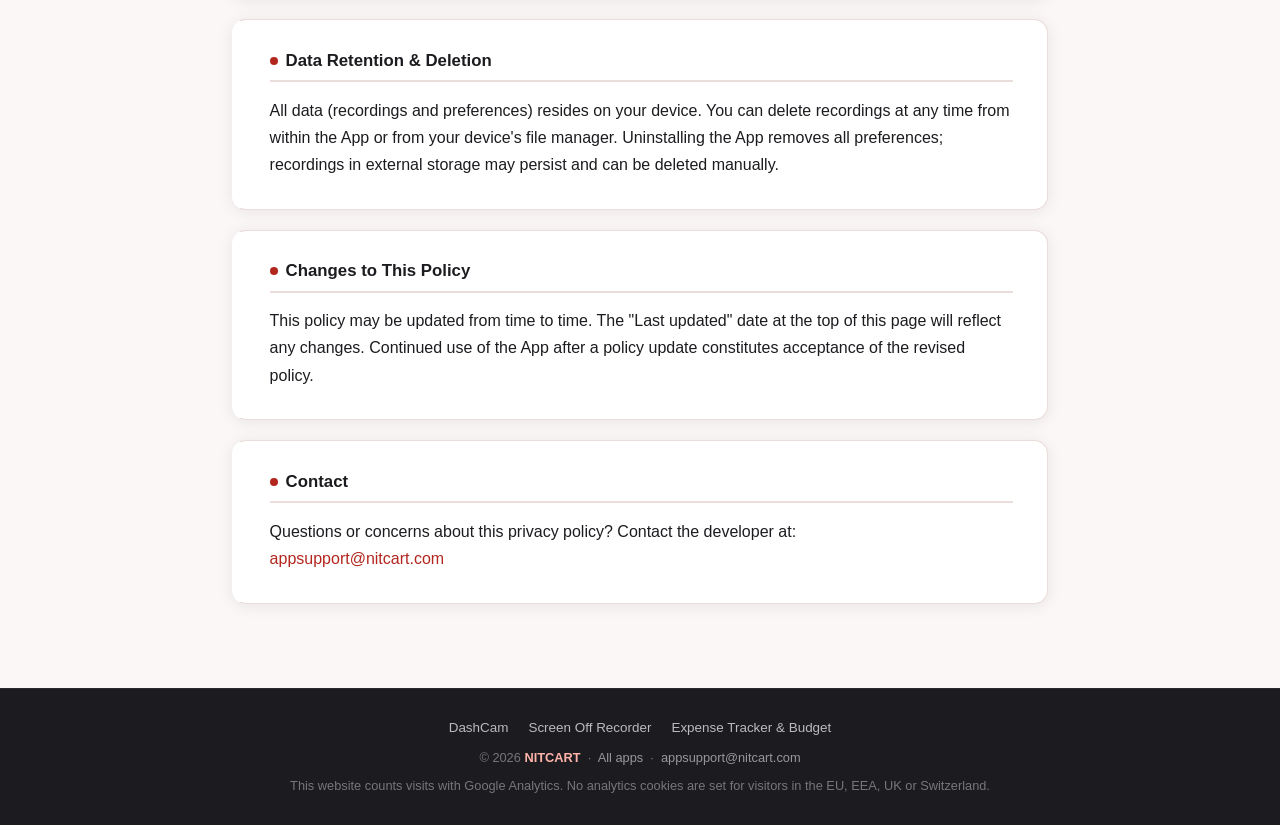
<file: screen-off-recorder/privacy-policy.html>
<!DOCTYPE html>
<html lang="en" class="theme-screen-off-recorder">

<head>
  <meta charset="UTF-8" />
  <meta name="viewport" content="width=device-width, initial-scale=1.0" />
  <script src="../assets/tag-manager.js"></script>
  <title>Screen Off Recorder Privacy Policy | NITCART</title>
  <meta name="description" content="Privacy policy for Screen Off Recorder for Android. Recordings, audio and location stay on your device; the only network activity is Google AdMob ads." />
  <meta name="robots" content="index, follow, max-image-preview:large, max-snippet:-1, max-video-preview:-1" />
  <link rel="canonical" href="https://apps.nitcart.com/screen-off-recorder/privacy-policy.html" />
  <meta name="theme-color" content="#1c1b1f" />
  <link rel="icon" href="playstore/icon-512.png" type="image/png" sizes="512x512" />
  <link rel="apple-touch-icon" href="playstore/icon-512.png" />

  <meta property="og:type" content="website" />
  <meta property="og:site_name" content="NITCART Apps" />
  <meta property="og:locale" content="en_US" />
  <meta property="og:title" content="Screen Off Recorder Privacy Policy" />
  <meta property="og:description" content="Privacy policy for Screen Off Recorder for Android. Recordings, audio and location stay on your device; the only network activity is Google AdMob ads." />
  <meta property="og:url" content="https://apps.nitcart.com/screen-off-recorder/privacy-policy.html" />
  <meta property="og:image" content="https://apps.nitcart.com/assets/og/screen-off-recorder.png" />
  <meta property="og:image:width" content="1200" />
  <meta property="og:image:height" content="630" />
  <meta property="og:image:alt" content="Screen Off Recorder privacy policy" />
  <meta name="twitter:card" content="summary_large_image" />
  <meta name="twitter:title" content="Screen Off Recorder Privacy Policy" />
  <meta name="twitter:description" content="Privacy policy for Screen Off Recorder for Android. Recordings, audio and location stay on your device; the only network activity is Google AdMob ads." />
  <meta name="twitter:image" content="https://apps.nitcart.com/assets/og/screen-off-recorder.png" />
  <meta name="twitter:image:alt" content="Screen Off Recorder privacy policy" />

  <link rel="preconnect" href="https://cdn.jsdelivr.net" crossorigin />
  <link rel="stylesheet" href="https://cdn.jsdelivr.net/npm/bootstrap@5.3.8/dist/css/bootstrap.min.css" integrity="sha384-sRIl4kxILFvY47J16cr9ZwB07vP4J8+LH7qKQnuqkuIAvNWLzeN8tE5YBujZqJLB" crossorigin="anonymous" />
  <link rel="stylesheet" href="../assets/nitcart.css" />
</head>

<body>

  <nav class="navbar navbar-expand sticky-top site-nav policy-nav" data-bs-theme="dark">
    <div class="container-fluid px-3 px-lg-4">
      <a href="/" class="navbar-brand">NIT<span>CART</span></a>
      <ul class="navbar-nav ms-auto">
        <li class="nav-item"><a class="nav-link" href="./">Details</a></li>
        <li class="nav-item"><a class="nav-link" href="/">All apps</a></li>
      </ul>
    </div>
  </nav>

  <header class="hero policy-hero">
    <div class="container">
      <img class="hero-icon" src="playstore/icon-512.png" width="88" height="88" alt="Screen Off Recorder icon" />
      <div class="policy-app">Screen Off Recorder</div>
      <h1>Privacy Policy</h1>
      <div class="policy-date">Last updated: June 16, 2026</div>
    </div>
  </header>

  <div class="accent-bar"></div>

  <main class="policy-body">
    <div class="container">

    <section class="card policy-card">
      <div class="card-body">
      <h2>Overview</h2>
      <p>
        Screen Off Recorder ("the App") lets you record video and audio while the screen is off or the
        app is backgrounded. This policy explains what data the App accesses, how it is used, and
        whether any of it leaves your device.
      </p>
      <div class="highlight-box">
        <strong>Short version:</strong> All recordings stay on your device. The developer never
        collects, stores, or transmits your videos, audio, or location. The only outbound network
        activity is ads served by Google AdMob.
      </div>
    </div>
    </section>

    <section class="card policy-card">
      <div class="card-body">
      <h2>Permissions &amp; Data Access</h2>

      <p><span class="badge perm-badge">CAMERA</span></p>
      <p>
        Used exclusively to capture video frames during a recording session. No camera feed is
        transmitted over the network or shared with third parties. The App intentionally suppresses
        the live preview so recording works with the screen off.
      </p>

      <p><span class="badge perm-badge">RECORD_AUDIO</span></p>
      <p>
        Used to capture the microphone signal into the recording. Audio can be disabled in Settings.
        Audio data is written only to the output MP4 file on your device.
      </p>

      <p><span class="badge perm-badge">ACCESS_FINE_LOCATION</span> <span class="badge perm-badge">ACCESS_COARSE_LOCATION</span></p>
      <p>
        Requested only when the <em>Location Overlay</em> option is enabled in Settings. If enabled,
        the App resolves your location once at the start of each recording session and burns the
        human-readable address into the bottom corner of every video frame as a text overlay. Location
        data is never stored separately, never uploaded, and never shared. If the overlay is disabled,
        these permissions are not used.
      </p>

      <p><span class="badge perm-badge">READ_EXTERNAL_STORAGE</span> <span class="badge perm-badge">WRITE_EXTERNAL_STORAGE</span></p>
      <p>
        Used to write raw recording segments and merged MP4 files to
        <code>Movies/OffscreenRecorder/</code> on your device. On Android 9 and below this requires
        explicit storage permission; on Android 10+ the App uses scoped storage. You can optionally
        point the App to a custom folder via the Storage Access Framework picker in Settings, in which
        case files are written there instead.
      </p>

      <p><span class="badge perm-badge">FOREGROUND_SERVICE</span> <span class="badge perm-badge">WAKE_LOCK</span></p>
      <p>
        Required to keep the recording service alive while the screen is off. A persistent
        notification is shown whenever recording is active. A partial wake lock prevents the CPU from
        sleeping mid-session.
      </p>

      <p><span class="badge perm-badge">POST_NOTIFICATIONS</span></p>
      <p>Used solely to display the foreground-service recording notification and its controls (Pause / Stop).</p>

      <p><span class="badge perm-badge">REQUEST_IGNORE_BATTERY_OPTIMIZATIONS</span></p>
      <p>
        The App may request battery-optimization exemption to prevent the OS from killing long
        recording sessions. No data is collected as a result of this permission.
      </p>

      <p><span class="badge perm-badge">SYSTEM_ALERT_WINDOW</span></p>
      <p>
        May be used to display a minimal recording-status indicator while the App is in the
        background. This overlay contains no user data.
      </p>

      <p><span class="badge perm-badge">INTERNET</span> <span class="badge perm-badge">ACCESS_NETWORK_STATE</span></p>
      <p>
        Used only by Google AdMob to display advertisements. See the
        <strong>Advertising</strong> section below for details.
      </p>
    </div>
    </section>

    <section class="card policy-card">
      <div class="card-body">
      <h2>Data Stored on Your Device</h2>
      <ul>
        <li>
          <strong>Raw segments</strong> — Fixed-length MP4 clips written to
          <code>Movies/OffscreenRecorder/clips/</code> during recording. Deleted automatically after
          a successful merge.
        </li>
        <li>
          <strong>Merged recordings</strong> — Final MP4 file written to
          <code>Movies/OffscreenRecorder/merged/</code> (or your chosen SAF folder). The filename
          includes a device identifier (<code>ANDROID_ID</code>) and the recording timestamp; this is
          for local file organisation only and is never transmitted.
        </li>
        <li>
          <strong>App preferences</strong> — Camera facing, resolution, audio on/off, overlay
          toggles, and optional SAF folder URI stored locally via Android DataStore. Not shared with
          the developer.
        </li>
      </ul>
    </div>
    </section>

    <section class="card policy-card">
      <div class="card-body">
      <h2>Data Transmission</h2>
      <p>
        The App does <strong>not</strong> have its own backend. No videos, audio, location data,
        device identifiers, or usage analytics are ever sent to the developer's servers.
      </p>
      <p>
        The only outbound network calls are made by the Google AdMob SDK (see below).
      </p>
    </div>
    </section>

    <section class="card policy-card">
      <div class="card-body">
      <h2>Advertising (Google AdMob)</h2>
      <p>
        The App displays ads provided by Google AdMob. Google may collect and use data on your device
        to serve personalised or non-personalised ads in accordance with
        <a href="https://policies.google.com/privacy" target="_blank" rel="noopener">Google's Privacy Policy</a>.
      </p>
      <p>
        This may include advertising identifiers (GAID / Android Advertising ID) and general device
        information. You can reset or opt out of ad personalisation at any time in your device
        settings under <em>Google &gt; Ads</em>.
      </p>
      <p>
        The developer does not have access to, and does not receive, any user-level data collected by
        AdMob beyond aggregated, anonymised revenue metrics.
      </p>
    </div>
    </section>

    <section class="card policy-card">
      <div class="card-body">
      <h2>Data Sharing</h2>
      <p>
        The App does not sell, trade, or otherwise transfer your personal information to third parties.
        The only exception is the AdMob SDK described above, which operates under Google's own privacy
        terms.
      </p>
      <p>
        When you use the system <em>Share</em> button inside the App, your chosen video is sent to
        whichever external app you select. This action is entirely under your control.
      </p>
    </div>
    </section>

    <section class="card policy-card">
      <div class="card-body">
      <h2>Children's Privacy</h2>
      <p>
        The App is not directed at children under the age of 13. The developer does not knowingly
        collect personal information from children.
      </p>
    </div>
    </section>

    <section class="card policy-card">
      <div class="card-body">
      <h2>Data Retention &amp; Deletion</h2>
      <p>
        All data (recordings and preferences) resides on your device. You can delete recordings at
        any time from within the App or from your device's file manager. Uninstalling the App removes
        all preferences; recordings in external storage may persist and can be deleted manually.
      </p>
    </div>
    </section>

    <section class="card policy-card">
      <div class="card-body">
      <h2>Changes to This Policy</h2>
      <p>
        This policy may be updated from time to time. The "Last updated" date at the top of this page
        will reflect any changes. Continued use of the App after a policy update constitutes
        acceptance of the revised policy.
      </p>
    </div>
    </section>

    <section class="card policy-card">
      <div class="card-body">
      <h2>Contact</h2>
      <p>
        Questions or concerns about this privacy policy? Contact the developer at:<br />
        <a href="mailto:appsupport@nitcart.com">appsupport@nitcart.com</a>
      </p>
    </div>
    </section>

    </div>
  </main>

  <footer class="site-footer">
    <div class="container">
      <nav class="footer-links" aria-label="NITCART apps">
        <a href="/dashcam/">DashCam</a>
        <a href="/screen-off-recorder/">Screen Off Recorder</a>
        <a href="/expense-tracker/">Expense Tracker &amp; Budget</a>
      </nav>
      <p>
        &copy; 2026 <span class="brand">NITCART</span> &nbsp;·&nbsp;
        <a href="/">All apps</a> &nbsp;·&nbsp;
        <a href="mailto:appsupport@nitcart.com">appsupport@nitcart.com</a>
      </p>
      <p class="footer-note">This website counts visits with Google Analytics. No analytics cookies are set for visitors in the EU, EEA, UK or Switzerland.</p>
    </div>
  </footer>

  <script type="application/ld+json">
  {
    "@context": "https://schema.org",
    "@graph": [
      {
        "@type": "Organization",
        "@id": "https://apps.nitcart.com/#organization",
        "name": "NITCART",
        "url": "https://apps.nitcart.com/",
        "logo": {
          "@type": "ImageObject",
          "url": "https://apps.nitcart.com/assets/nitcart-logo.png",
          "width": 512,
          "height": 512
        },
        "email": "appsupport@nitcart.com",
        "sameAs": [
          "https://play.google.com/store/apps/developer?id=NITCART"
        ]
      },
      {
        "@type": "WebPage",
        "@id": "https://apps.nitcart.com/screen-off-recorder/privacy-policy.html#webpage",
        "url": "https://apps.nitcart.com/screen-off-recorder/privacy-policy.html",
        "name": "Screen Off Recorder Privacy Policy | NITCART",
        "description": "Privacy policy for Screen Off Recorder for Android. Recordings, audio and location stay on your device; the only network activity is Google AdMob ads.",
        "inLanguage": "en",
        "isPartOf": {
          "@id": "https://apps.nitcart.com/#website"
        },
        "about": {
          "@id": "https://apps.nitcart.com/screen-off-recorder/#app"
        },
        "publisher": {
          "@id": "https://apps.nitcart.com/#organization"
        },
        "dateModified": "2026-06-16",
        "breadcrumb": {
          "@id": "https://apps.nitcart.com/screen-off-recorder/privacy-policy.html#breadcrumb"
        }
      },
      {
        "@type": "BreadcrumbList",
        "@id": "https://apps.nitcart.com/screen-off-recorder/privacy-policy.html#breadcrumb",
        "itemListElement": [
          {
            "@type": "ListItem",
            "position": 1,
            "name": "NITCART Apps",
            "item": "https://apps.nitcart.com/"
          },
          {
            "@type": "ListItem",
            "position": 2,
            "name": "Screen Off Recorder",
            "item": "https://apps.nitcart.com/screen-off-recorder/"
          },
          {
            "@type": "ListItem",
            "position": 3,
            "name": "Privacy Policy",
            "item": "https://apps.nitcart.com/screen-off-recorder/privacy-policy.html"
          }
        ]
      }
    ]
  }
  </script>

</body>

</html>
</file>
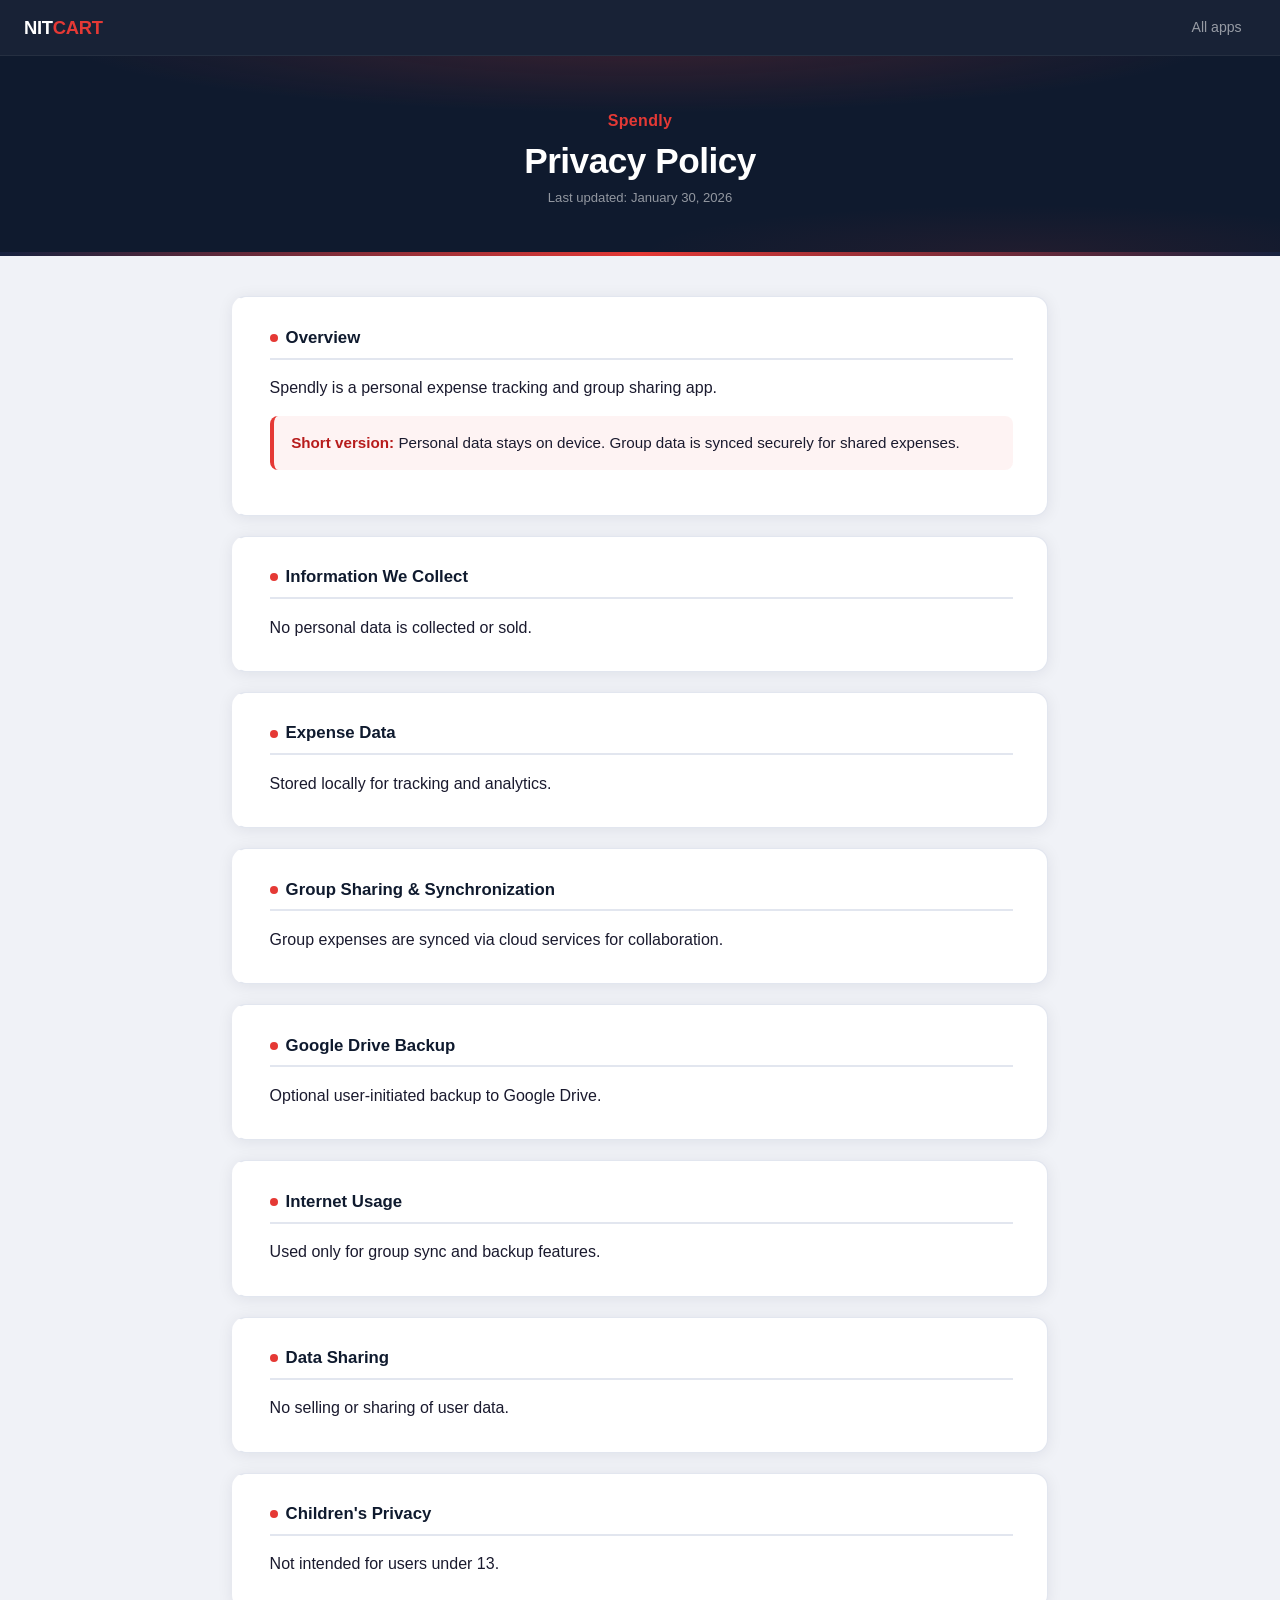
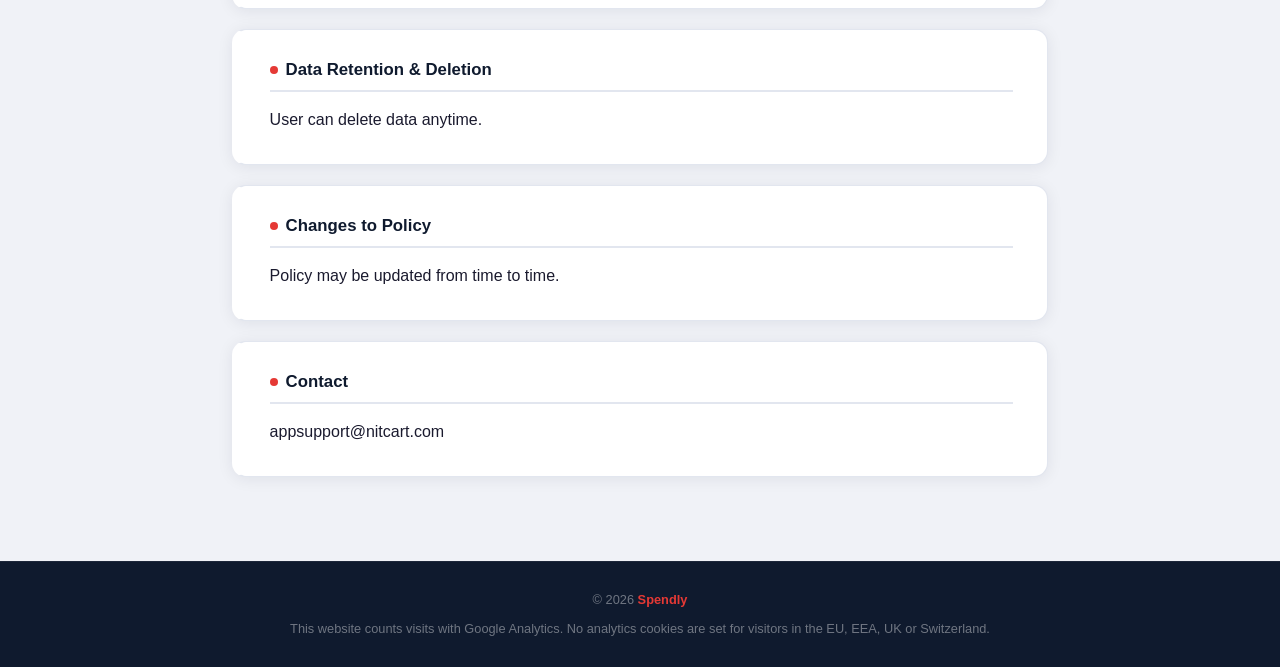
<file: spendly/privacy-policy.html>
<!DOCTYPE html>
<html lang="en">

<head>
  <meta charset="UTF-8" />
  <meta name="viewport" content="width=device-width, initial-scale=1.0" />
  <script src="../assets/tag-manager.js"></script>
  <title>Spendly Privacy Policy | NITCART</title>
  <meta name="description" content="Privacy policy for Spendly, a personal expense tracking and group sharing app. Personal data stays on the device; group expenses sync for sharing, and Google Drive backup is optional." />
  <meta name="robots" content="index, follow, max-image-preview:large, max-snippet:-1, max-video-preview:-1" />
  <link rel="canonical" href="https://apps.nitcart.com/spendly/privacy-policy.html" />
  <meta name="theme-color" content="#0f1a2e" />
  <link rel="icon" href="/favicon.svg" type="image/svg+xml" />
  <link rel="icon" href="/favicon.ico" sizes="48x48" />
  <link rel="apple-touch-icon" href="/apple-touch-icon.png" />

  <meta property="og:type" content="website" />
  <meta property="og:site_name" content="NITCART Apps" />
  <meta property="og:locale" content="en_US" />
  <meta property="og:title" content="Spendly Privacy Policy" />
  <meta property="og:description" content="Privacy policy for Spendly, a personal expense tracking and group sharing app. Personal data stays on the device; group expenses sync for sharing, and Google Drive backup is optional." />
  <meta property="og:url" content="https://apps.nitcart.com/spendly/privacy-policy.html" />
  <meta property="og:image" content="https://apps.nitcart.com/assets/og/home.png" />
  <meta property="og:image:width" content="1200" />
  <meta property="og:image:height" content="630" />
  <meta property="og:image:alt" content="Spendly privacy policy" />
  <meta name="twitter:card" content="summary_large_image" />
  <meta name="twitter:title" content="Spendly Privacy Policy" />
  <meta name="twitter:description" content="Privacy policy for Spendly, a personal expense tracking and group sharing app. Personal data stays on the device; group expenses sync for sharing, and Google Drive backup is optional." />
  <meta name="twitter:image" content="https://apps.nitcart.com/assets/og/home.png" />
  <meta name="twitter:image:alt" content="Spendly privacy policy" />

  <link rel="preconnect" href="https://cdn.jsdelivr.net" crossorigin />
  <link rel="stylesheet" href="https://cdn.jsdelivr.net/npm/bootstrap@5.3.8/dist/css/bootstrap.min.css" integrity="sha384-sRIl4kxILFvY47J16cr9ZwB07vP4J8+LH7qKQnuqkuIAvNWLzeN8tE5YBujZqJLB" crossorigin="anonymous" />
  <link rel="stylesheet" href="../assets/nitcart.css" />
</head>

<body>

<nav class="navbar navbar-expand sticky-top site-nav policy-nav" data-bs-theme="dark">
    <div class="container-fluid px-3 px-lg-4">
      <a href="/" class="navbar-brand">NIT<span>CART</span></a>
      <ul class="navbar-nav ms-auto">
        <li class="nav-item"><a class="nav-link" href="/">All apps</a></li>
      </ul>
    </div>
  </nav>

  <header class="hero policy-hero">
    <div class="container">
      <div class="policy-app">Spendly</div>
      <h1>Privacy Policy</h1>
      <div class="policy-date">Last updated: January 30, 2026</div>
    </div>
  </header>

<div class="accent-bar"></div>

<main class="policy-body">
    <div class="container">

  <section class="card policy-card">
      <div class="card-body">
    <h2>Overview</h2>
    <p>Spendly is a personal expense tracking and group sharing app.</p>
    <div class="highlight-box">
      <strong>Short version:</strong> Personal data stays on device. Group data is synced securely for shared expenses.
    </div>
  </div>
    </section>

  <section class="card policy-card">
      <div class="card-body">
    <h2>Information We Collect</h2>
    <p>No personal data is collected or sold.</p>
  </div>
    </section>

  <section class="card policy-card">
      <div class="card-body">
    <h2>Expense Data</h2>
    <p>Stored locally for tracking and analytics.</p>
  </div>
    </section>

  <section class="card policy-card">
      <div class="card-body">
    <h2>Group Sharing & Synchronization</h2>
    <p>Group expenses are synced via cloud services for collaboration.</p>
  </div>
    </section>

  <section class="card policy-card">
      <div class="card-body">
    <h2>Google Drive Backup</h2>
    <p>Optional user-initiated backup to Google Drive.</p>
  </div>
    </section>

  <section class="card policy-card">
      <div class="card-body">
    <h2>Internet Usage</h2>
    <p>Used only for group sync and backup features.</p>
  </div>
    </section>

  <section class="card policy-card">
      <div class="card-body">
    <h2>Data Sharing</h2>
    <p>No selling or sharing of user data.</p>
  </div>
    </section>

  <section class="card policy-card">
      <div class="card-body">
    <h2>Children's Privacy</h2>
    <p>Not intended for users under 13.</p>
  </div>
    </section>

  <section class="card policy-card">
      <div class="card-body">
    <h2>Data Retention & Deletion</h2>
    <p>User can delete data anytime.</p>
  </div>
    </section>

  <section class="card policy-card">
      <div class="card-body">
    <h2>Changes to Policy</h2>
    <p>Policy may be updated from time to time.</p>
  </div>
    </section>

  <section class="card policy-card">
      <div class="card-body">
    <h2>Contact</h2>
    <p>appsupport@nitcart.com</p>
  </div>
    </section>

  </div>
  </main>

<footer class="site-footer">
    <div class="container">
      <p>&copy; 2026 <span class="brand">Spendly</span></p>
      <p class="footer-note">This website counts visits with Google Analytics. No analytics cookies are set for visitors in the EU, EEA, UK or Switzerland.</p>
    </div>
  </footer>

  <script type="application/ld+json">
  {
    "@context": "https://schema.org",
    "@graph": [
      {
        "@type": "Organization",
        "@id": "https://apps.nitcart.com/#organization",
        "name": "NITCART",
        "url": "https://apps.nitcart.com/",
        "logo": {
          "@type": "ImageObject",
          "url": "https://apps.nitcart.com/assets/nitcart-logo.png",
          "width": 512,
          "height": 512
        },
        "email": "appsupport@nitcart.com",
        "sameAs": [
          "https://play.google.com/store/apps/developer?id=NITCART"
        ]
      },
      {
        "@type": "WebPage",
        "@id": "https://apps.nitcart.com/spendly/privacy-policy.html#webpage",
        "url": "https://apps.nitcart.com/spendly/privacy-policy.html",
        "name": "Spendly Privacy Policy | NITCART",
        "description": "Privacy policy for Spendly, a personal expense tracking and group sharing app. Personal data stays on the device; group expenses sync for sharing, and Google Drive backup is optional.",
        "inLanguage": "en",
        "isPartOf": {
          "@id": "https://apps.nitcart.com/#website"
        },
        "publisher": {
          "@id": "https://apps.nitcart.com/#organization"
        },
        "dateModified": "2026-01-30",
        "breadcrumb": {
          "@id": "https://apps.nitcart.com/spendly/privacy-policy.html#breadcrumb"
        }
      },
      {
        "@type": "BreadcrumbList",
        "@id": "https://apps.nitcart.com/spendly/privacy-policy.html#breadcrumb",
        "itemListElement": [
          {
            "@type": "ListItem",
            "position": 1,
            "name": "NITCART Apps",
            "item": "https://apps.nitcart.com/"
          },
          {
            "@type": "ListItem",
            "position": 2,
            "name": "Privacy Policy",
            "item": "https://apps.nitcart.com/spendly/privacy-policy.html"
          }
        ]
      }
    ]
  }
  </script>

</body>
</html>
</file>
<file: assets/nitcart.css>
/* NITCART theme, layered on Bootstrap 5.3 (loaded from jsDelivr before this file). */

:root {
  /* Brand surfaces (dark) */
  --navy:        #0f1a2e;
  --navy-rgb:    15, 26, 46;
  --navy-mid:    #16213e;
  --navy-soft:   #1e2d45;

  /* Accent on dark surfaces: headline highlights, primary buttons, glows */
  --accent:      #e53935;
  --accent-rgb:  229, 57, 53;
  --accent-dk:   #c62828;
  --accent-soft: #ef9a9a;
  --accent-lo:   rgba(229,57,53,0.12);
  --on-accent:   #ffffff;

  /* Accent on light backgrounds: labels, links, hover borders (kept dark enough to read) */
  --accent-text:     #e53935;
  --accent-text-rgb: 229, 57, 53;
  --accent-deep:     #b71c1c;
  --link-rgb:        183, 28, 28;
  --link-hover-rgb:  229, 57, 53;
  --faq-icon: url("data:image/svg+xml,%3csvg xmlns='http://www.w3.org/2000/svg' viewBox='0 0 16 16' fill='none' stroke='%23e53935' stroke-linecap='round' stroke-linejoin='round' stroke-width='1.6'%3e%3cpath d='m2 5 6 6 6-6'/%3e%3c/svg%3e");

  /* Light surfaces */
  --text:        #1a1a2e;
  --text-mute:   #5a6275;
  --bg:          #f0f2f7;
  --bg-shelf:    #e9ecf4;
  --card:        #ffffff;
  --border:      #e2e6ef;
  --dot-idle:    #c5cbd8;
  --code-bg:     #eef0f6;
  --soft-hover:  #e6e9f1;
  --soft-active: #dde1eb;
  --soft-border: #d5dae6;

  --bs-body-font-family: -apple-system, BlinkMacSystemFont, "Segoe UI", Roboto, Helvetica, Arial, sans-serif;
  --bs-body-color: var(--text);
  --bs-body-bg: var(--bg);
  --bs-body-line-height: 1.6;
  --bs-border-color: var(--border);
  --bs-link-color-rgb: var(--link-rgb);
  --bs-link-hover-color-rgb: var(--link-hover-rgb);
}

/* Keep anchored sections clear of the sticky navbar. */
[id] { scroll-margin-top: 64px; }

/* Content widths: Bootstrap's stepped containers, capped a little narrower at xl. */
@media (min-width: 1200px) {
  .container { max-width: 1080px; }
  .container-narrow { max-width: 920px; }
}

/* ── BUTTONS ───────────────────────────────────────── */
.btn { display: inline-flex; align-items: center; justify-content: center; gap: 0.5rem; font-weight: 700; }

.btn-accent {
  --bs-btn-color: var(--on-accent);
  --bs-btn-bg: var(--accent);
  --bs-btn-border-color: var(--accent);
  --bs-btn-hover-color: var(--on-accent);
  --bs-btn-hover-bg: var(--accent-dk);
  --bs-btn-hover-border-color: var(--accent-dk);
  --bs-btn-active-color: var(--on-accent);
  --bs-btn-active-bg: var(--accent-dk);
  --bs-btn-active-border-color: var(--accent-dk);
  --bs-btn-focus-shadow-rgb: var(--accent-rgb);
}

.btn-ghost {
  --bs-btn-color: rgba(255,255,255,0.75);
  --bs-btn-bg: transparent;
  --bs-btn-border-color: rgba(255,255,255,0.2);
  --bs-btn-hover-color: #fff;
  --bs-btn-hover-bg: rgba(255,255,255,0.08);
  --bs-btn-hover-border-color: rgba(255,255,255,0.3);
  --bs-btn-active-color: #fff;
  --bs-btn-active-bg: rgba(255,255,255,0.12);
  --bs-btn-active-border-color: rgba(255,255,255,0.3);
  --bs-btn-focus-shadow-rgb: 255, 255, 255;
  font-weight: 600;
}

.btn-navy {
  --bs-btn-color: #fff;
  --bs-btn-bg: var(--navy);
  --bs-btn-border-color: var(--navy);
  --bs-btn-hover-color: #fff;
  --bs-btn-hover-bg: var(--navy-soft);
  --bs-btn-hover-border-color: var(--navy-soft);
  --bs-btn-active-color: #fff;
  --bs-btn-active-bg: var(--navy-soft);
  --bs-btn-active-border-color: var(--navy-soft);
  --bs-btn-focus-shadow-rgb: var(--navy-rgb);
}

.btn-soft {
  --bs-btn-color: var(--text-mute);
  --bs-btn-bg: var(--bg);
  --bs-btn-border-color: var(--border);
  --bs-btn-hover-color: var(--navy);
  --bs-btn-hover-bg: var(--soft-hover);
  --bs-btn-hover-border-color: var(--soft-border);
  --bs-btn-active-color: var(--navy);
  --bs-btn-active-bg: var(--soft-active);
  --bs-btn-active-border-color: var(--soft-border);
  --bs-btn-focus-shadow-rgb: var(--navy-rgb);
}

/* Pulsing glow for the main "Get it on Google Play" buttons. */
.btn-glow { animation: cta-glow 2.4s ease-in-out infinite; }
.btn-glow:hover, .btn-glow:focus-visible { animation-play-state: paused; box-shadow: 0 0 0 4px rgba(var(--accent-rgb),0.25), 0 10px 40px rgba(var(--accent-rgb),0.65); }

@keyframes cta-glow {
  0%, 100% { box-shadow: 0 0 0 0 rgba(var(--accent-rgb),0.55), 0 8px 24px rgba(var(--accent-rgb),0.35); }
  50%      { box-shadow: 0 0 0 12px rgba(var(--accent-rgb),0), 0 10px 42px rgba(var(--accent-rgb),0.7); }
}

@media (prefers-reduced-motion: reduce) {
  .btn-glow { animation: none; box-shadow: 0 8px 30px rgba(var(--accent-rgb),0.5); }
}

/* Size presets on top of Bootstrap's .btn */
.btn-cta  { --bs-btn-padding-y: 0.78rem; --bs-btn-padding-x: 1.7rem; --bs-btn-font-size: 0.94rem; }
.btn-chip { --bs-btn-padding-y: 0.42rem; --bs-btn-padding-x: 0.9rem;  --bs-btn-font-size: 0.78rem; gap: 0.35rem; }

/* ── NAVBAR ────────────────────────────────────────── */
.site-nav {
  --bs-navbar-color: rgba(255,255,255,0.65);
  --bs-navbar-hover-color: #fff;
  --bs-navbar-active-color: #fff;
  --bs-navbar-brand-color: #fff;
  --bs-navbar-brand-hover-color: #fff;
  --bs-navbar-nav-link-padding-x: 0.9rem;
  --bs-navbar-toggler-border-color: rgba(255,255,255,0.2);
  --bs-navbar-toggler-focus-width: 0.15rem;
  min-height: 56px;
  background: rgba(var(--navy-rgb),0.96);
  backdrop-filter: blur(8px);
  border-bottom: 1px solid rgba(255,255,255,0.06);
}

.site-nav .navbar-brand { font-size: 1.15rem; font-weight: 800; letter-spacing: -0.3px; }
.site-nav .navbar-brand span { color: var(--accent); }
.site-nav .nav-link { font-size: 0.88rem; font-weight: 500; }
.site-nav .navbar-toggler { padding: 0.3rem 0.55rem; }
.site-nav .navbar-toggler-icon { width: 1.3em; height: 1.3em; }

@media (max-width: 767.98px) {
  .site-nav .navbar-collapse { padding: 0.35rem 0 0.6rem; }
  .site-nav .nav-link { padding: 0.65rem 0; font-size: 0.95rem; }
}

/* ── HERO ──────────────────────────────────────────── */
.hero {
  position: relative;
  overflow: hidden;
  padding: 5.5rem 0 5rem;
  background: var(--navy);
  color: #fff;
  text-align: center;
}

.hero::before {
  content: "";
  position: absolute;
  inset: 0;
  background:
    radial-gradient(ellipse 70% 60% at 50% -10%, rgba(var(--accent-rgb),0.2) 0%, transparent 65%),
    radial-gradient(ellipse 50% 40% at 80% 100%, rgba(var(--accent-rgb),0.08) 0%, transparent 60%);
  pointer-events: none;
}

.hero > .container { position: relative; }

.hero-badge {
  display: inline-block;
  margin-bottom: 1.75rem;
  padding: 5px 14px;
  border: 1px solid rgba(var(--accent-rgb),0.3);
  border-radius: 100px;
  background: var(--accent-lo);
  color: var(--accent-soft);
  font-size: 0.75rem;
  font-weight: 700;
  letter-spacing: 1.5px;
  text-transform: uppercase;
}

.hero-icon {
  display: block;
  width: 96px;
  height: 96px;
  margin: 0 auto 1.5rem;
  border-radius: 22px;
  box-shadow: 0 0 0 1px rgba(255,255,255,0.1), 0 16px 44px rgba(0,0,0,0.5);
}

.hero-title {
  margin-bottom: 1.1rem;
  font-size: clamp(2rem, 5vw, 3.3rem);
  font-weight: 900;
  letter-spacing: -1.4px;
  line-height: 1.1;
}

.hero-title span { color: var(--accent); }

.hero-lead {
  max-width: 600px;
  margin: 0 auto 2rem;
  color: rgba(255,255,255,0.62);
  font-size: 1.08rem;
}

.accent-bar {
  height: 4px;
  background: linear-gradient(90deg, var(--navy-mid) 0%, var(--accent) 50%, var(--navy-mid) 100%);
}

/* ── SECTIONS ──────────────────────────────────────── */
.section { padding: 4.5rem 0; }
.bg-shelf { background: var(--bg-shelf); }

.section-label {
  display: flex;
  align-items: center;
  gap: 10px;
  margin-bottom: 0.6rem;
  color: var(--accent-text);
  font-size: 0.72rem;
  font-weight: 800;
  letter-spacing: 2px;
  text-transform: uppercase;
}

.section-label::after {
  content: "";
  flex: 1;
  max-width: 64px;
  height: 1px;
  background: var(--border);
}

.section-title {
  margin-bottom: 0.6rem;
  color: var(--navy);
  font-size: clamp(1.45rem, 3vw, 2rem);
  font-weight: 900;
  letter-spacing: -0.5px;
}

.section-sub  { margin-bottom: 2.75rem; color: var(--text-mute); font-size: 0.95rem; }
.section-lead { margin-bottom: 1.75rem; color: var(--text-mute); }

/* ── STATS STRIP (home) ────────────────────────────── */
.stats { background: var(--navy-mid); }
.stat { padding: 1.4rem 3rem; text-align: center; }
.stat + .stat { border-left: 1px solid rgba(255,255,255,0.06); }
.stat-value { color: #fff; font-size: 1.6rem; font-weight: 900; letter-spacing: -0.5px; }
.stat-label { margin-top: 2px; color: rgba(255,255,255,0.4); font-size: 0.75rem; letter-spacing: 1px; text-transform: uppercase; }

/* ── FEATURED CARD (home) ──────────────────────────── */
.featured-card {
  position: relative;
  overflow: hidden;
  border-radius: 20px;
  background: var(--navy);
  box-shadow: 0 20px 60px rgba(var(--navy-rgb),0.22);
}

.featured-card::before {
  content: "";
  position: absolute;
  inset: 0;
  background: radial-gradient(ellipse 60% 80% at 0% 50%, rgba(var(--accent-rgb),0.15) 0%, transparent 60%);
  pointer-events: none;
}

.featured-body { position: relative; padding: 3.25rem 3rem; color: #fff; }

.featured-tag {
  display: inline-block;
  margin-bottom: 1.25rem;
  padding: 4px 12px;
  border: 1px solid rgba(var(--accent-rgb),0.35);
  border-radius: 100px;
  background: var(--accent-lo);
  color: var(--accent-soft);
  font-size: 0.7rem;
  font-weight: 700;
  letter-spacing: 1.5px;
  text-transform: uppercase;
}

.featured-app-name { margin-bottom: 0.9rem; font-size: 1.9rem; font-weight: 900; letter-spacing: -0.5px; }
.featured-desc { margin-bottom: 1.75rem; color: rgba(255,255,255,0.65); font-size: 0.97rem; line-height: 1.7; }

.pill {
  padding: 4px 12px;
  border: 1px solid rgba(255,255,255,0.12);
  border-radius: 100px;
  background: rgba(255,255,255,0.08);
  color: rgba(255,255,255,0.7);
  font-size: 0.75rem;
  font-weight: 600;
}

.featured-visual {
  position: relative;
  display: flex;
  align-items: center;
  justify-content: center;
  padding: 3.25rem 2.5rem;
}

.app-icon-wrap { position: relative; }

.app-icon-wrap::before {
  content: "";
  position: absolute;
  inset: -20px;
  border-radius: 50%;
  background: radial-gradient(circle, rgba(var(--accent-rgb),0.25) 0%, transparent 70%);
}

.app-icon {
  position: relative;
  display: block;
  width: 140px;
  height: 140px;
  border-radius: 32px;
  box-shadow: 0 0 0 1px rgba(255,255,255,0.1), 0 20px 60px rgba(0,0,0,0.5), 0 0 0 12px rgba(var(--accent-rgb),0.08);
}

/* ── APP CARDS (home) ──────────────────────────────── */
.app-card {
  display: flex;
  flex-direction: column;
  padding: 1.75rem;
  border: 1px solid var(--border);
  border-bottom: 3px solid transparent;
  border-radius: 16px;
  background: var(--card);
  box-shadow: 0 2px 16px rgba(var(--navy-rgb),0.08);
  transition: transform 0.2s, box-shadow 0.2s, border-color 0.2s;
}

.app-card:hover {
  transform: translateY(-3px);
  border-bottom-color: var(--accent-text);
  box-shadow: 0 8px 32px rgba(var(--navy-rgb),0.14);
}

.app-card-header { display: flex; align-items: center; gap: 1rem; margin-bottom: 0.9rem; text-decoration: none; }
.app-card-icon { flex-shrink: 0; width: 56px; height: 56px; border-radius: 14px; box-shadow: 0 4px 12px rgba(0,0,0,0.15); }
.app-card-name { color: var(--navy); font-size: 1rem; font-weight: 800; line-height: 1.3; transition: color 0.2s; }
.app-card-header:hover .app-card-name { color: var(--accent-text); }
.app-card-platform { margin-top: 2px; color: var(--accent-text); font-size: 0.72rem; font-weight: 600; letter-spacing: 0.8px; text-transform: uppercase; }
.app-card-desc { flex: 1; margin-bottom: 1.1rem; color: var(--text-mute); font-size: 0.88rem; line-height: 1.6; }

.tag {
  padding: 3px 10px;
  border: 1px solid var(--border);
  border-radius: 100px;
  background: var(--bg);
  color: var(--text-mute);
  font-size: 0.7rem;
  font-weight: 600;
}

/* ── ABOUT CARD (home) ─────────────────────────────── */
.about-card {
  padding: 3.25rem;
  border-radius: 20px;
  background: var(--navy);
  color: #fff;
  box-shadow: 0 12px 48px rgba(var(--navy-rgb),0.2);
}

.about-avatar {
  display: flex;
  align-items: center;
  justify-content: center;
  width: 80px;
  height: 80px;
  border-radius: 50%;
  background: linear-gradient(135deg, var(--accent) 0%, #7b1fa2 100%);
  box-shadow: 0 0 0 4px rgba(var(--accent-rgb),0.2);
  color: #fff;
  font-size: 2rem;
  font-weight: 900;
  letter-spacing: -1px;
}

.about-name { margin-bottom: 0.4rem; font-size: 1.4rem; font-weight: 900; letter-spacing: -0.3px; }
.about-role { margin-bottom: 1rem; color: var(--accent); font-size: 0.85rem; font-weight: 700; letter-spacing: 1px; text-transform: uppercase; }
.about-bio  { margin-bottom: 1.5rem; color: rgba(255,255,255,0.6); font-size: 0.95rem; line-height: 1.75; }

/* ── SCREENSHOT CAROUSEL (landing pages) ───────────── */
.shot-carousel .carousel-inner {
  border-radius: 20px;
  background: var(--navy);
  box-shadow: 0 20px 60px rgba(var(--navy-rgb),0.22);
}

.shot { position: relative; min-height: 520px; }

.shot::before {
  content: "";
  position: absolute;
  inset: 0;
  background: radial-gradient(ellipse 60% 80% at 25% 50%, rgba(var(--accent-rgb),0.16) 0%, transparent 60%);
  pointer-events: none;
}

.shot-media {
  position: relative;
  display: flex;
  align-items: center;
  justify-content: center;
  padding: 2.25rem 1.5rem 2.25rem 2.25rem;
}

.shot-media img {
  display: block;
  width: auto;
  height: auto;
  max-width: 100%;
  max-height: 448px;
  border-radius: 14px;
  box-shadow: 0 0 0 1px rgba(255,255,255,0.08), 0 18px 48px rgba(0,0,0,0.45);
}

.shot-body { position: relative; padding: 2.25rem 3rem 2.25rem 0.75rem; color: #fff; }
.shot-count { margin-bottom: 0.9rem; color: var(--accent-soft); font-size: 0.72rem; font-weight: 800; letter-spacing: 2px; }
.shot-body h3 { margin-bottom: 0.75rem; font-size: clamp(1.2rem, 2.6vw, 1.6rem); font-weight: 900; letter-spacing: -0.4px; line-height: 1.2; }
.shot-body p { margin: 0; color: rgba(255,255,255,0.65); font-size: 0.97rem; line-height: 1.7; }

.shot-wide .shot-media { padding: 2rem 2rem 0; }
.shot-wide .shot-media img { max-height: 340px; }
.shot-wide .shot-body { padding: 1.4rem 2.5rem 2rem; text-align: center; }
.shot-wide .shot-body p { max-width: 560px; margin: 0 auto; }

.shot-controls { display: flex; align-items: center; justify-content: center; gap: 1rem; margin-top: 1.25rem; }

.shot-btn {
  display: flex;
  flex-shrink: 0;
  align-items: center;
  justify-content: center;
  width: 40px;
  height: 40px;
  border: 1px solid var(--border);
  border-radius: 50%;
  background: var(--card);
  color: var(--navy);
  transition: background 0.2s, color 0.2s, border-color 0.2s;
}

.shot-btn:hover { border-color: var(--accent-text); background: var(--accent-text); color: #fff; }

/* Bootstrap's indicators, restyled as dots and moved below the slides. */
.shot-carousel .carousel-indicators { position: static; flex-wrap: wrap; gap: 8px; margin: 0; }

.shot-carousel .carousel-indicators [data-bs-target] {
  box-sizing: border-box;
  width: 8px;
  height: 8px;
  margin: 0;
  border: 0;
  border-radius: 100px;
  background: var(--dot-idle);
  opacity: 1;
  transition: width 0.25s, background 0.25s;
}

.shot-carousel .carousel-indicators .active { width: 24px; background: var(--accent-text); }

/* ── HOW IT WORKS STEPS (landing pages) ────────────── */
ol.steps { margin: 1.5rem 0 0; padding: 0; list-style: none; counter-reset: step; }

ol.steps li {
  position: relative;
  margin-left: 16px;
  padding: 0 0 1.5rem 52px;
  border-left: 2px solid var(--border);
  counter-increment: step;
}

ol.steps li:last-child { padding-bottom: 0; border-left-color: transparent; }

ol.steps li::before {
  content: counter(step);
  position: absolute;
  top: -2px;
  left: -17px;
  display: flex;
  align-items: center;
  justify-content: center;
  width: 32px;
  height: 32px;
  border-radius: 50%;
  background: var(--navy);
  color: #fff;
  font-size: 0.85rem;
  font-weight: 800;
}

ol.steps strong { display: block; margin-bottom: 3px; color: var(--navy); font-size: 1rem; }
ol.steps span { color: var(--text-mute); font-size: 0.94rem; }

.note {
  margin-top: 1.5rem;
  padding: 1rem 1.25rem;
  border-left: 3px solid var(--accent-text);
  border-radius: 0 10px 10px 0;
  background: rgba(var(--accent-text-rgb),0.08);
  font-size: 0.92rem;
}

/* ── FEATURE CARDS (landing pages) ─────────────────── */
.feature {
  padding: 1.4rem;
  border: 1px solid var(--border);
  border-bottom: 3px solid transparent;
  border-radius: 14px;
  background: var(--card);
  transition: border-color 0.2s, transform 0.2s;
}

.feature:hover { transform: translateY(-2px); border-bottom-color: var(--accent-text); }
.feature h3 { margin-bottom: 0.4rem; color: var(--navy); font-size: 1.05rem; font-weight: 800; }
.feature p { margin: 0; color: var(--text-mute); font-size: 0.9rem; }

/* ── FAQ ACCORDION (landing pages) ─────────────────── */
.faq {
  --bs-accordion-bg: var(--bg);
  --bs-accordion-color: var(--text);
  --bs-accordion-border-color: var(--border);
  --bs-accordion-border-radius: 12px;
  --bs-accordion-inner-border-radius: 0;
  --bs-accordion-btn-color: var(--navy);
  --bs-accordion-btn-bg: var(--bg);
  --bs-accordion-btn-padding-x: 1.25rem;
  --bs-accordion-btn-padding-y: 1rem;
  --bs-accordion-btn-focus-box-shadow: 0 0 0 0.2rem rgba(var(--accent-text-rgb),0.25);
  --bs-accordion-btn-icon: var(--faq-icon);
  --bs-accordion-btn-active-icon: var(--bs-accordion-btn-icon);
  --bs-accordion-active-color: var(--navy);
  --bs-accordion-active-bg: var(--bg);
  --bs-accordion-body-padding-x: 1.25rem;
  --bs-accordion-body-padding-y: 0;
}

.faq .accordion-item { overflow: hidden; margin-bottom: 0.75rem; border-radius: 12px; }
.faq .accordion-item:not(:first-of-type) { border-top: var(--bs-accordion-border-width) solid var(--bs-accordion-border-color); }
.faq .accordion-item:has(.accordion-collapse.show) { border-color: rgba(var(--accent-text-rgb),0.35); }
.faq .accordion-button { font-size: 0.97rem; font-weight: 700; }
.faq .accordion-button:not(.collapsed) { box-shadow: none; }
.faq .accordion-body { padding-bottom: 1.1rem; color: var(--text-mute); font-size: 0.93rem; }

/* ── CLOSING CTA + FOOTER ──────────────────────────── */
.cta-band { background: var(--navy); text-align: center; }
.cta-band .section-title { color: #fff; }
.cta-band p { max-width: 520px; margin: 0 auto 1.75rem; color: rgba(255,255,255,0.6); }

.site-footer {
  padding: 1.75rem 0;
  border-top: 1px solid rgba(255,255,255,0.06);
  background: var(--navy);
  color: rgba(255,255,255,0.4);
  font-size: 0.8rem;
  text-align: center;
}

.site-footer p { margin: 0; }
.site-footer a { color: rgba(255,255,255,0.55); text-decoration: none; }
.site-footer a:hover { color: #fff; }
.site-footer .brand { color: var(--accent); font-weight: 700; }
.site-footer .footer-note { margin-top: 0.5rem; }

/* ── AT A GLANCE FACTS (landing pages) ─────────────── */
.facts { padding: 2.25rem 0; border-bottom: 1px solid var(--border); background: var(--card); }

.facts-grid {
  display: grid;
  grid-template-columns: repeat(4, minmax(0, 1fr));
  gap: 0.75rem;
  margin: 0.9rem 0 0;
}

.fact { padding: 0.85rem 1rem; border: 1px solid var(--border); border-radius: 12px; background: var(--bg); }
.fact dt { margin-bottom: 0.15rem; color: var(--text-mute); font-size: 0.68rem; font-weight: 700; letter-spacing: 1px; text-transform: uppercase; }
.fact dd { margin: 0; color: var(--navy); font-size: 0.95rem; font-weight: 700; line-height: 1.35; }

/* ── MORE APPS / APP LINKS ─────────────────────────── */
.mini-app {
  display: flex;
  align-items: center;
  gap: 1rem;
  padding: 1.1rem 1.25rem;
  border: 1px solid var(--border);
  border-bottom: 3px solid transparent;
  border-radius: 14px;
  background: var(--card);
  color: inherit;
  text-decoration: none;
  transition: transform 0.2s, border-color 0.2s, box-shadow 0.2s;
}

.mini-app:hover { transform: translateY(-2px); border-bottom-color: var(--accent-text); box-shadow: 0 8px 28px rgba(var(--navy-rgb),0.1); color: inherit; }
.mini-app img { flex-shrink: 0; width: 52px; height: 52px; border-radius: 13px; box-shadow: 0 4px 12px rgba(0,0,0,0.15); }
.mini-app h2, .mini-app h3 { margin: 0 0 0.15rem; color: var(--navy); font-size: 1rem; font-weight: 800; }
.mini-app p { margin: 0; color: var(--text-mute); font-size: 0.86rem; line-height: 1.5; }

.footer-links { display: flex; flex-wrap: wrap; justify-content: center; gap: 0.4rem 1.25rem; margin-bottom: 0.6rem; font-size: 0.84rem; }
.footer-links a { color: rgba(255,255,255,0.7); }

/* ── PRIVACY POLICY PAGES ──────────────────────────── */
.policy-hero { padding: 3.25rem 0 2.75rem; }
.policy-hero .hero-icon { width: 88px; height: 88px; margin-bottom: 1.25rem; }
.policy-hero h1 { margin-bottom: 0.35rem; font-size: clamp(1.7rem, 4vw, 2.2rem); font-weight: 800; letter-spacing: -0.5px; }
.policy-app { margin-bottom: 0.35rem; color: var(--accent); font-weight: 600; letter-spacing: 0.3px; }
.policy-date { color: rgba(255,255,255,0.55); font-size: 0.82rem; }

.policy-body { padding: 2.5rem 0 4rem; }
@media (min-width: 992px) { .policy-body .container { max-width: 840px; } }

.policy-card {
  --bs-card-bg: var(--card);
  --bs-card-border-color: var(--border);
  --bs-card-border-radius: 14px;
  --bs-card-spacer-y: 1.9rem;
  --bs-card-spacer-x: 2.1rem;
  margin-bottom: 1.25rem;
  border-left: 4px solid transparent;
  box-shadow: 0 2px 16px rgba(var(--navy-rgb),0.08);
  line-height: 1.7;
  transition: border-color 0.2s;
}

.policy-card:hover { border-left-color: var(--accent-text); }

.policy-card h2 {
  display: flex;
  flex-wrap: wrap;
  align-items: center;
  gap: 8px;
  margin-bottom: 0.9rem;
  padding-bottom: 0.6rem;
  border-bottom: 2px solid var(--border);
  color: var(--navy);
  font-size: 1.05rem;
  font-weight: 700;
}

.policy-card h2::before { content: ""; flex-shrink: 0; width: 8px; height: 8px; border-radius: 50%; background: var(--accent-text); }
.policy-card p { margin-bottom: 0.75rem; }
.policy-card p:last-child { margin-bottom: 0; }
.policy-card ul { margin: 0.5rem 0 0.75rem; padding-left: 1.4rem; }
.policy-card li { margin-bottom: 0.4rem; }
.policy-card a { text-decoration: none; }
.policy-card a:hover { text-decoration: underline; }
.policy-card code { padding: 1px 6px; border-radius: 4px; background: var(--code-bg); color: var(--navy); font-size: 0.82em; }

/* Permission labels, built on Bootstrap's .badge */
.perm-badge {
  --bs-badge-padding-x: 0.6em;
  --bs-badge-padding-y: 0.4em;
  --bs-badge-font-size: 0.74rem;
  --bs-badge-border-radius: 6px;
  margin: 0 4px 4px 0;
  background: var(--navy);
  letter-spacing: 0.4px;
  text-align: left;
  white-space: normal;
  overflow-wrap: anywhere;
}

.perm-optional { background: var(--navy-soft); opacity: 0.9; }

.highlight-box {
  margin: 0.9rem 0;
  padding: 0.9rem 1.1rem;
  border-left: 4px solid var(--accent-text);
  border-radius: 8px;
  background: rgba(var(--accent-text-rgb),0.06);
  font-size: 0.95rem;
}

.highlight-box strong { color: var(--accent-deep); }

/* ── RESPONSIVE TWEAKS (Bootstrap breakpoints) ─────── */
@media (max-width: 991.98px) {
  .featured-body   { padding: 2.75rem 2.25rem; }
  .featured-visual { padding: 2.75rem 1.75rem; }
  .app-icon { width: 120px; height: 120px; border-radius: 28px; }
  .about-card { padding: 2.75rem 2.5rem; }

  .shot { min-height: 460px; }
  .shot-media { padding: 2rem 1rem 2rem 1.75rem; }
  .shot-media img { max-height: 400px; }
  .shot-body { padding: 2rem 2rem 2rem 0.5rem; }
}

@media (max-width: 767.98px) {
  .section { padding: 3.25rem 0; }
  .section-sub { margin-bottom: 2rem; }
  .hero { padding: 4rem 0 3.75rem; }

  .stat { padding: 1.1rem 1.75rem; }

  .facts-grid { grid-template-columns: repeat(2, minmax(0, 1fr)); }

  .featured-body   { padding: 2.5rem 2rem 0; }
  .featured-visual { padding: 2.25rem 2rem 2.75rem; }
  .about-card { padding: 2.25rem 1.75rem; }

  /* Fixed image box and text height so the page doesn't jump as slides change. */
  .shot, .shot-wide { min-height: 0; }
  .shot-media, .shot-wide .shot-media { height: 380px; padding: 1.5rem 1.25rem 0; }
  .shot-media img, .shot-wide .shot-media img { max-height: 100%; }
  .shot-body, .shot-wide .shot-body { min-height: 16rem; padding: 1.1rem 1.4rem 1.6rem; text-align: left; }
  .shot-wide .shot-body p { margin: 0; }
}

@media (max-width: 575.98px) {
  .hero { padding: 3.5rem 0 3.25rem; }
  .hero-badge { margin-bottom: 1.4rem; }
  .hero-icon { width: 80px; height: 80px; border-radius: 18px; }
  .hero-lead { font-size: 1rem; }

  .stat { padding: 1rem 0.35rem; }
  .stat-value { font-size: 1.2rem; }
  .stat-label { font-size: 0.65rem; letter-spacing: 0.6px; }

  .featured-card, .about-card { border-radius: 16px; }
  .featured-body { padding: 2rem 1.4rem 0; }
  .featured-app-name { font-size: 1.55rem; }
  .app-card { padding: 1.4rem; }
  .about-card { padding: 1.9rem 1.4rem; }

  .shot-carousel .carousel-inner { border-radius: 16px; }
  .shot-media, .shot-wide .shot-media { height: 340px; }
  .shot-body, .shot-wide .shot-body { min-height: 17.5rem; }
  .shot-body h3 { font-size: 1.2rem; }
  .shot-controls { gap: 0.6rem; }

  ol.steps li { margin-left: 14px; padding-left: 40px; }

  .policy-hero { padding: 2.5rem 0 2.25rem; }
  .policy-hero .hero-icon { width: 76px; height: 76px; }
  .policy-body { padding: 1.5rem 0 3rem; }
  .policy-card { --bs-card-spacer-y: 1.4rem; --bs-card-spacer-x: 1.25rem; border-radius: 12px; }
  .policy-nav .nav-link { --bs-navbar-nav-link-padding-x: 0.55rem; }
}

/* ── APP THEMES ────────────────────────────────────────
   Each palette comes from the app's own source code, so the site matches the app.
   <html class="theme-…"> themes a whole page; the class on a card tints just that card. */

.theme-dashcam {
  --navy: #0b1d3a; --navy-rgb: 11, 29, 58; --navy-mid: #10284f; --navy-soft: #173666;
  --accent: #f9a825; --accent-rgb: 249, 168, 37; --accent-dk: #e8951a; --accent-soft: #ffd98a;
  --accent-lo: rgba(249, 168, 37,0.14); --on-accent: #0b1d3a;
  --accent-text: #1a5fb4; --accent-text-rgb: 26, 95, 180; --accent-deep: #004494;
  --link-rgb: 26, 95, 180; --link-hover-rgb: 0, 68, 148;
  --faq-icon: url("data:image/svg+xml,%3csvg xmlns='http://www.w3.org/2000/svg' viewBox='0 0 16 16' fill='none' stroke='%231a5fb4' stroke-linecap='round' stroke-linejoin='round' stroke-width='1.6'%3e%3cpath d='m2 5 6 6 6-6'/%3e%3c/svg%3e");
  --text: #1b1b1f; --text-mute: #4f5a6e;
  --bg: #f1f4fa; --bg-shelf: #e4eaf5; --card: #ffffff; --border: #dce3ef;
  --dot-idle: #b9c6dc; --code-bg: #e4eaf5;
  --soft-hover: #e4eaf5; --soft-active: #d8e1f0; --soft-border: #cfd9ea;
}

.theme-screen-off-recorder {
  --navy: #1c1b1f; --navy-rgb: 28, 27, 31; --navy-mid: #262328; --navy-soft: #332e33;
  --accent: #ffb4ab; --accent-rgb: 255, 180, 171; --accent-dk: #ff9d91; --accent-soft: #ffdad6;
  --accent-lo: rgba(255, 180, 171,0.14); --on-accent: #690005;
  --accent-text: #b3261e; --accent-text-rgb: 179, 38, 30; --accent-deep: #93000a;
  --link-rgb: 179, 38, 30; --link-hover-rgb: 147, 0, 10;
  --faq-icon: url("data:image/svg+xml,%3csvg xmlns='http://www.w3.org/2000/svg' viewBox='0 0 16 16' fill='none' stroke='%23b3261e' stroke-linecap='round' stroke-linejoin='round' stroke-width='1.6'%3e%3cpath d='m2 5 6 6 6-6'/%3e%3c/svg%3e");
  --text: #1c1b1f; --text-mute: #5f504e;
  --bg: #fbf7f6; --bg-shelf: #f4eff0; --card: #ffffff; --border: #ebdddb;
  --dot-idle: #d8c2bf; --code-bg: #f4eff0;
  --soft-hover: #f4eff0; --soft-active: #eee2e0; --soft-border: #e3cfcc;
}

.theme-expense-tracker {
  --navy: #10292e; --navy-rgb: 16, 41, 46; --navy-mid: #15353a; --navy-soft: #1c4a52;
  --accent: #d4b672; --accent-rgb: 212, 182, 114; --accent-dk: #c4a35a; --accent-soft: #e8d5a8;
  --accent-lo: rgba(212, 182, 114,0.14); --on-accent: #23282e;
  --accent-text: #1c4a52; --accent-text-rgb: 28, 74, 82; --accent-deep: #a8402e;
  --link-rgb: 28, 74, 82; --link-hover-rgb: 168, 64, 46;
  --faq-icon: url("data:image/svg+xml,%3csvg xmlns='http://www.w3.org/2000/svg' viewBox='0 0 16 16' fill='none' stroke='%231c4a52' stroke-linecap='round' stroke-linejoin='round' stroke-width='1.6'%3e%3cpath d='m2 5 6 6 6-6'/%3e%3c/svg%3e");
  --text: #23282e; --text-mute: #4f5a52;
  --bg: #edf0e6; --bg-shelf: #e3e8da; --card: #fbfcf8; --border: #d8dacb;
  --dot-idle: #c2c8b5; --code-bg: #e3e8da;
  --soft-hover: #e3e8da; --soft-active: #dadfd0; --soft-border: #cdd2c0;
}
</file>
